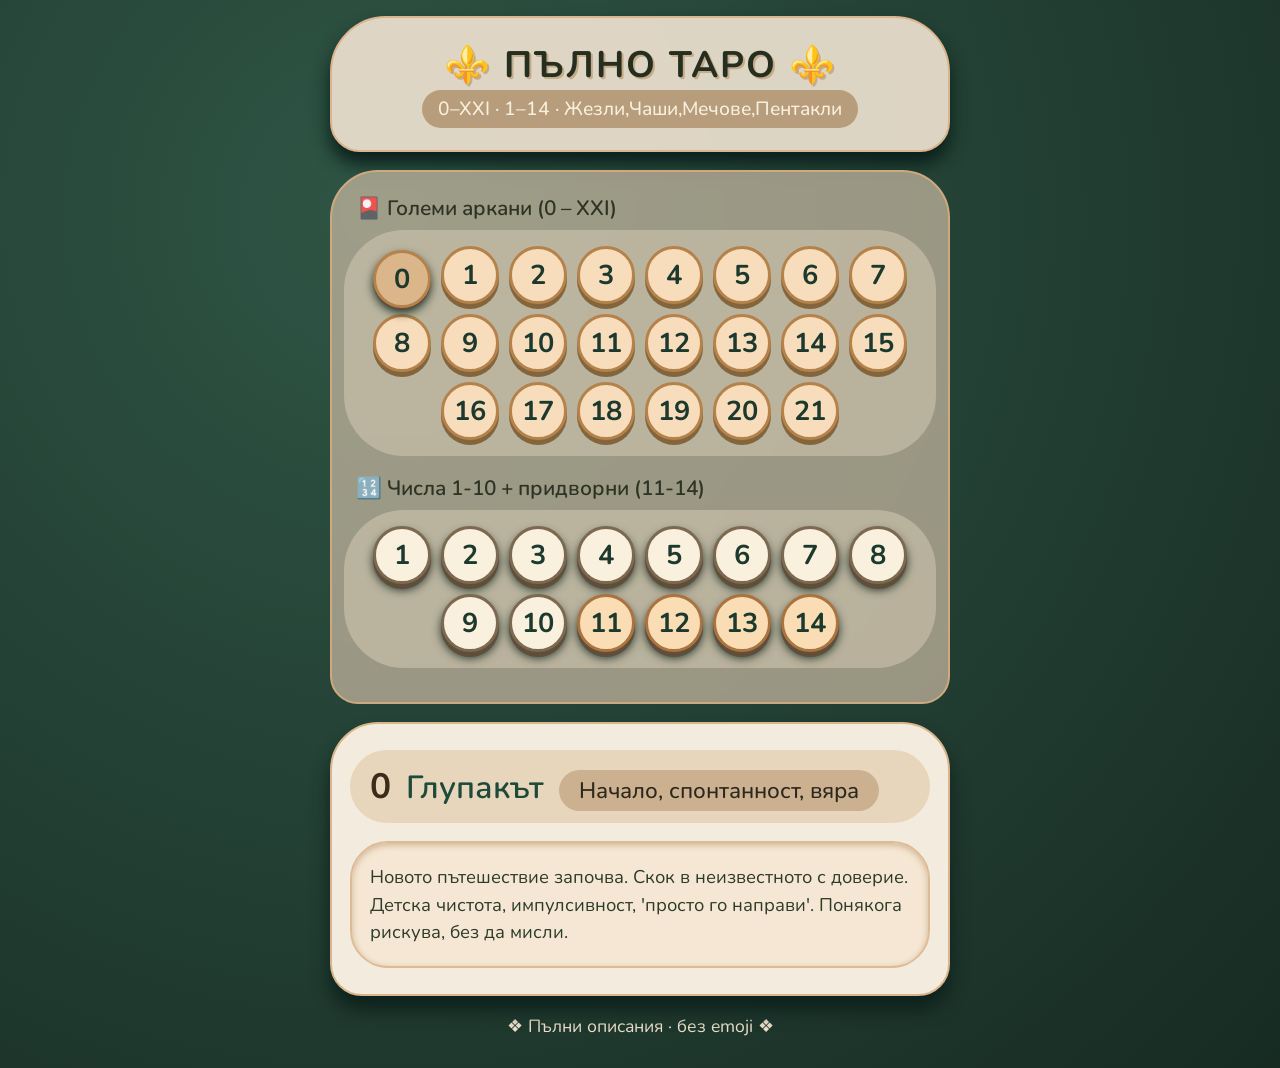
<file: index.html>
<!DOCTYPE html>
<html lang="bg">
<head>
    <meta charset="UTF-8">
    <meta name="viewport" content="width=device-width, initial-scale=1.0, maximum-scale=1.0, user-scalable=yes">
    <title>🔮 Пълно Таро · разширена информация</title>
    <!-- Google Fonts: Nunito (основен шрифт) -->
    <link rel="preconnect" href="https://fonts.googleapis.com">
    <link rel="preconnect" href="https://fonts.gstatic.com" crossorigin>
    <link href="https://fonts.googleapis.com/css2?family=Nunito:ital,wght@0,400;0,500;0,600;0,700;1,400;1,600&display=swap" rel="stylesheet">
    <style>
        * {
            margin: 0;
            padding: 0;
            box-sizing: border-box;
        }

        body {
            background: #1a2f28;
            background: radial-gradient(circle at 30% 20%, #2f5545, #172b23);
            font-family: 'Nunito', sans-serif;
            display: flex;
            justify-content: center;
            padding: 16px 10px 30px 10px;
            min-height: 100vh;
        }

        .container {
            max-width: 620px;
            width: 100%;
            display: flex;
            flex-direction: column;
            gap: 18px;
        }

        .header {
            background: #ece0cfed;
            backdrop-filter: blur(4px);
            border-radius: 56px 56px 30px 30px;
            padding: 22px 16px;
            text-align: center;
            border: 2px solid #dab58c;
            box-shadow: 0 12px 18px #0a1f1b;
        }

        .header h1 {
            font-size: 2.3rem;
            color: #262f1f;
            text-shadow: 2px 2px 0 #c4ab89;
            letter-spacing: 2px;
            font-weight: 700;
        }

        .header .sub {
            background: #b79d7c;
            border-radius: 36px;
            padding: 6px 16px;
            color: #f8f0dc;
            font-size: 1.2rem;
            display: inline-block;
            font-weight: 500;
        }

        /* обща лента с бутоните – разделена на две части за прегледност */
        .buttons-section {
            background: #cfbea7b0;
            backdrop-filter: blur(3px);
            border-radius: 48px 48px 28px 28px;
            padding: 22px 12px 16px 12px;
            border: 2px solid #cfa97e;
        }

        .button-group-label {
            font-size: 1.3rem;
            font-weight: 600;
            color: #2e3323;
            padding-left: 12px;
            margin-bottom: 8px;
        }

        .button-grid {
            display: flex;
            flex-wrap: wrap;
            justify-content: center;
            gap: 10px;
            margin-bottom: 18px;
            background: #e9d9c466;
            border-radius: 60px;
            padding: 16px 8px;
        }

        .num-btn {
            width: 58px;
            height: 58px;
            border-radius: 40px;
            background: #faf0de;
            border: 3px solid #7d6850;
            box-shadow: 0 5px 0 #5f4f3a, 0 6px 10px #23362e;
            font-size: 1.7rem;
            font-weight: 700;
            color: #1d392e;
            cursor: pointer;
            transition: 0.08s;
            display: flex;
            align-items: center;
            justify-content: center;
            font-family: 'Nunito', sans-serif;
            flex-shrink: 0;
        }

        .num-btn.major { background: #f7ddbb; border-color: #b4824a; box-shadow: 0 5px 0 #83653d; }
        .num-btn.special { background: #fbddb5; border-color: #aa733f; } /* 11-14 */

        .num-btn.active {
            background: #dbb68a;
            transform: translateY(4px);
            box-shadow: 0 2px 0 #5f4f3a, 0 5px 10px #1e332b;
        }

        /* информационен панел */
        .info-panel {
            background: #fcf3e5f5;
            backdrop-filter: blur(4px);
            border-radius: 48px 48px 32px 32px;
            padding: 26px 18px;
            border: 2px solid #dab58c;
            box-shadow: 0 14px 18px #0d221d;
        }

        .card-header {
            display: flex;
            align-items: baseline;
            flex-wrap: wrap;
            column-gap: 15px;
            row-gap: 8px;
            margin-bottom: 18px;
            background: #e7d6bc;
            padding: 12px 20px;
            border-radius: 40px;
        }

        .card-number {
            font-size: 2.2rem;
            font-weight: 700;
            color: #3b2c1a;
        }

        .card-name {
            font-size: 2.0rem;
            color: #1e4a3a;
            font-weight: 600;
        }

        .keyword {
            background: #ccb191;
            border-radius: 30px;
            padding: 5px 20px;
            font-size: 1.4rem;
            color: #2d281d;
            font-weight: 500;
        }

        .meaning-box {
            background: #f5e7d3;
            border-radius: 38px;
            padding: 20px 18px;
            border: 2px solid #ddbc95;
            font-size: 1.15rem;
            line-height: 1.5;
            color: #2d3b2a;
            box-shadow: inset 0 2px 6px #cfb392;
            font-weight: 400;
        }

        .sub-cards {
            margin-top: 24px;
        }

        .sub-title {
            font-size: 1.6rem;
            background: #b29878;
            border-radius: 40px;
            padding: 6px 20px;
            color: #fef5e3;
            display: inline-block;
            margin-bottom: 14px;
            font-weight: 600;
        }

        .minor-grid {
            display: flex;
            flex-direction: column;
            gap: 14px;
        }

        .minor-item {
            background: #f7ead7;
            border-radius: 28px 28px 20px 20px;
            padding: 14px 18px;
            border: 1px solid #dbbc99;
            box-shadow: 0 4px 0 #947e62;
        }

        .minor-head {
            display: flex;
            align-items: baseline;
            gap: 12px;
            flex-wrap: wrap;
            margin-bottom: 8px;
        }

        .minor-element {
            font-size: 1.5rem;
            font-weight: 600;
            color: #4d3a28;
        }

        .minor-name {
            font-size: 1.8rem;
            font-weight: 600;
        }

        .minor-desc {
            font-size: 1.05rem;
            background: #fcf2df;
            border-radius: 24px;
            padding: 12px 16px;
            border: 1px solid #e1c5a2;
            font-weight: 400;
            line-height: 1.5;
        }

        .wands .minor-name { color: #b6491a; }
        .cups .minor-name { color: #146b7c; }
        .swords .minor-name { color: #7a533a; }
        .pentacles .minor-name { color: #287a48; }

        .footer {
            color: #eddfcb;
            text-align: center;
            font-size: 1.1rem;
            font-weight: 400;
        }

        /* разширени описания – допълнителна подредба */
        .extra-desc {
            margin-top: 10px;
            padding-top: 8px;
            border-top: 1px dashed #b3926e;
            font-size: 1.05rem;
        }
        .extra-desc strong {
            color: #3b5c48;
        }

        @media (max-width: 480px) {
            .num-btn { width: 48px; height: 48px; font-size: 1.4rem; }
            .card-name { font-size: 1.6rem; }
        }
    </style>
</head>
<body>
<div class="container">
    <div class="header">
        <h1>⚜️ ПЪЛНО ТАРО ⚜️</h1>
        <div class="sub">0–XXI · 1–14 · Жезли,Чаши,Мечове,Пентакли</div>
    </div>

    <!-- БУТОНИ: две групи за по-лесна ориентация -->
    <div class="buttons-section">
        <div class="button-group-label">🎴 Големи аркани (0 – XXI)</div>
        <div class="button-grid" id="majorGrid"></div>
        <div class="button-group-label">🔢 Числа 1-10 + придворни (11-14)</div>
        <div class="button-grid" id="minorGrid"></div>
    </div>

    <!-- Показване на информацията -->
    <div class="info-panel" id="infoPanel">
        <div style="padding: 30px; text-align: center; color: #766045; font-family: 'Nunito', sans-serif;">избери карта от бутоните</div>
    </div>
    <div class="footer">❖ Пълни описания · без emoji ❖</div>
</div>

<script>
    (function() {
        // ---------- ГОЛЕМИ АРКАНИ (0-21) с разширено значение ----------
        const majorData = {
            0: { name: "Глупакът", keyword: "Начало, спонтанност, вяра", 
                 meaning: "Новото пътешествие започва. Скок в неизвестното с доверие. Детска чистота, импулсивност, 'просто го направи'. Понякога рискува, без да мисли." },
            1: { name: "Магьосникът", keyword: "Воля, умение, манифестация", 
                 meaning: "Имаш всички инструменти, от които се нуждаеш. Фокус, концентрация, действие. Твоята воля превръща идеите в реалност. Време е да действаш!" },
            2: { name: "Върховната жрица", keyword: "Интуиция, тайна, вътрешен глас", 
                 meaning: "Мълчание, слушане на вътрешния глас. Тайните, които все още не са разкрити. Довери се на сънищата и интуицията си. Не всичко може да се обясни с думи." },
            3: { name: "Императрицата", keyword: "Изобилие, майчинство, природа", 
                 meaning: "Творчество, плодородие, разцъфтяване. Природата дава своите плодове. Грижа, красота, сетивни удоволствия. Бременност (буквална или метафорична)." },
            4: { name: "Императорът", keyword: "Власт, структура, ред", 
                 meaning: "Граници, правила, стабилност. Бащата, който слага ред. Изграждане на основи, защита на територията. Логика и контрол." },
            5: { name: "Йерофантът", keyword: "Традиция, духовен учител, принадлежност", 
                 meaning: "Следване на правилата, принадлежност към група. Брак, институции, религия. Търсене на мъдрост от традицията или духовен наставник." },
            6: { name: "Влюбените", keyword: "Избор, връзка, сърдечен път", 
                 meaning: "Труден избор, често между сърцето и ума. Връзка, която ни учи на нещо важно. Хармония, но и изпитание – какво наистина избираш?" },
            7: { name: "Колесницата", keyword: "Победа, воля, контрол", 
                 meaning: "Триумф след усилие. Управление на противоположни сили. Трябва да държиш здраво юздите, за да не се разпилееш. Успех чрез дисциплина." },
            8: { name: "Силата", keyword: "Вътрешна сила, смелост, търпение", 
                 meaning: "Не физическа, а духовна сила. Опитомяване на вътрешните демони с любов и търпение. Смелост да бъдеш нежен в трудна ситуация." },
            9: { name: "Отшелникът", keyword: "Самота, търсене, вътрешен светилник", 
                 meaning: "Нужда от уединение, за да намериш себе си. Вглъбяване, търсене на истината. Светлина в тъмнината – време за размисъл преди следващата стъпка." },
            10: { name: "Колелото на съдбата", keyword: "Промяна, цикъл, съдба", 
                  meaning: "Животът се върти. Каквото е било горе, слиза долу. Неочакван обрат, съдбовна среща. Приемане, че не всичко зависи от нас." },
            11: { name: "Справедливост", keyword: "Истина, баланс, последствия", 
                  meaning: "Причина и следствие. Каквото посееш, ще пожънеш. Вземане на отговорно решение. Кармична равносметка. Понякога – съдебно дело." },
            12: { name: "Обесеният", keyword: "Предаване, нова гледна точка, изчакване", 
                  meaning: "Спрял си, за да видиш света от друг ъгъл. Доброволно спиране, жертва, за да получиш прозрение. 'Не мога да продължа по старому.'" },
            13: { name: "Смърт", keyword: "Край, трансформация, освобождаване", 
                  meaning: "Не е буквална смърт! Край на стар цикъл, за да започне нов. Нещо трябва да умре в нас, за да се роди отново. Освобождаване от старото." },
            14: { name: "Умереност", keyword: "Баланс, търпение, хармония", 
                  meaning: "Златната среда. Изкуството да смесваш противоположностите. Време за лечение, за бавене, за хармония. Нито твърде много, нито твърде малко." },
            15: { name: "Дяволът", keyword: "Привързаност, зависимост, материалното", 
                  meaning: "Попадаш в капана на илюзията. Материални желания, зависимости, страхове, които те държат в плен. Важно е да разпознаеш веригите, за да се освободиш." },
            16: { name: "Кулата", keyword: "Внезапен срив, разрушаване, освобождение", 
                  meaning: "Всичко, което е било изградено на лъжлива основа, рухва. Болезнено, но необходимо. Истината прогърмява като гръм и освобождава. Ново начало след края." },
            17: { name: "Звездата", keyword: "Надежда, вдъхновение, изцеление", 
                  meaning: "След бурята идва мир. Вяра в бъдещето, оптимизъм, духовна светлина. Време за мечти, за изцеление на раните, за свързване с Вселената." },
            18: { name: "Луната", keyword: "Илюзия, страх, подсъзнание", 
                  meaning: "Нощта на душата. Несигурност, объркване, страхове изплуват от подсъзнанието. Не всичко е, както изглежда. Довери се на интуицията си в тъмното." },
            19: { name: "Слънцето", keyword: "Радост, успех, яснота", 
                  meaning: "Светлина след мрака. Топлина, щастие, жизненост. Детска радост, успех, признание. Всичко е наред – наслаждавай се на момента!" },
            20: { name: "Съд", keyword: "Пробуждане, прошка, призвание", 
                  meaning: "Чуваш вътрешния си зов. Време е да станеш, да се събудиш за истинската си същност. Край на стар цикъл, прошка, възкресение." },
            21: { name: "Светът", keyword: "Завършване, цялостност, хармония", 
                  meaning: "Краят на пътешествието. Ти си завършил цикъла, постигнал си целта. Чувство за пълнота, единение със света. Успех, пътуване, нова степен на съзнание." }
        };

        // ---------- МАЛКИ АРКАНИ (1-14) с разширена информация ----------
        const minorData = {
            // ---- ЖЕЗЛИ (1-10) и придворни ----
            101: { suit: "wands", number: 1, name: "Асо Жезли", nick: "Искрата", 
                   desc: "Вдъхновение, нов старт, творчески импулс, страст, потенциал, енергия. Нова идея те удря като гръм – знаеш точно какво искаш. Действай веднага!" },
            102: { suit: "wands", number: 2, name: "Двойка Жезли", nick: "Гледната точка", 
                   desc: "Планиране, гледане напред, избор, смелост. Стигнал си до момент на избор – трябва да решиш накъде. Бъди смел – светът е голям." },
            103: { suit: "wands", number: 3, name: "Тройка Жезли", nick: "Първите плодове", 
                   desc: "Успех след усилие, разширяване, сътрудничество. Първите резултати от труда ти започват да се виждат. Продължавай в същата посока." },
            104: { suit: "wands", number: 4, name: "Четворка Жезли", nick: "Празникът", 
                   desc: "Празник, завръщане у дома, хармония, стабилност. Постигнал си цел и сега празнуваш. Сподели радостта с близките си." },
            105: { suit: "wands", number: 5, name: "Петица Жезли", nick: "Битката", 
                   desc: "Конкуренция, спорове, борба за надмощие. Конфликт на работното място или в семейството. Избери си битките – не всяка битка си струва." },
            106: { suit: "wands", number: 6, name: "Шестица Жезли", nick: "Победата", 
                   desc: "Победа, признание, успех, добри новини. Постигаш успех, който всички виждат. Приеми признанието с благодарност." },
            107: { suit: "wands", number: 7, name: "Седмица Жезли", nick: "Защитата", 
                   desc: "Защита на позициите, съпротива, смелост. Чувстваш се нападнат – трябва да защитиш това, което си построил. Не се предавай." },
            108: { suit: "wands", number: 8, name: "Осмица Жезли", nick: "Бързината", 
                   desc: "Бързо действие, движение напред, новини. Всичко започва да се случва едновременно и бързо. Хвани вълната!" },
            109: { suit: "wands", number: 9, name: "Деветка Жезли", nick: "Последната битка", 
                   desc: "Устойчивост, защита, последна битка. Почти си стигнал до края, но има още една битка. Дръж се – остава съвсем малко." },
            110: { suit: "wands", number: 10, name: "Десетка Жезли", nick: "Товарът", 
                   desc: "Тежест на отговорностите, бреме, поемане на прекалено много. Носиш прекалено много на гърба си. Време е да оставиш част от товара." },
            111: { suit: "wands", number: 11, name: "Паж Жезли", nick: "Изследователят", 
                   desc: "Енергичен, любопитен, стартиращ нов проект. Носи добри новини за работа или приключения. Бъди смел да пробваш нови неща." },
            112: { suit: "wands", number: 12, name: "Рицар Жезли", nick: "Бунтарят", 
                   desc: "Страстен, импулсивен, харизматичен. Препуска към целта с пълна скорост. Действай сега! Няма време за чакане." },
            113: { suit: "wands", number: 13, name: "Кралица Жезли", nick: "Вдъхновителката", 
                   desc: "Уверена, независима, топла, харизматична. Привлича хората с енергията си. Води със сърце, не само с ум." },
            114: { suit: "wands", number: 14, name: "Крал Жезли", nick: "Предприемачът", 
                   desc: "Лидер, визионер, вдъхновяващ другите. Взел е нещата в свои ръце. Поеми отговорност за живота си." },

            // ---- ЧАШИ (201-214) ----
            201: { suit: "cups", number: 1, name: "Асо Чаши", nick: "Любовта", 
                   desc: "Преливаща любов, ново чувство, духовна пълнота. Сърцето ти се отваря – готов си да обичаш. Отвори се за любов." },
            202: { suit: "cups", number: 2, name: "Двойка Чаши", nick: "Срещата", 
                   desc: "Взаимна любов, силна връзка, помирение. Срещаш човек, с когото има силна връзка. Прости и потърси прошка." },
            203: { suit: "cups", number: 3, name: "Тройка Чаши", nick: "Празникът", 
                   desc: "Празник, приятелство, радост. Празнуваш с приятели – рожден ден, сватба. Сподели радостта с приятели." },
            204: { suit: "cups", number: 4, name: "Четворка Чаши", nick: "Апатията", 
                   desc: "Апатия, преоценка, незабелязване на нови възможности. Чувстваш се отегчен, нищо не те радва. Отвори очи – точно пред теб има нещо ценно." },
            205: { suit: "cups", number: 5, name: "Петица Чаши", nick: "Загубата", 
                   desc: "Фокус върху загубата, съжаление, скръб. Загубил си нещо важно. Позволи си да скърбиш – после се обърни и виж какво е останало." },
            206: { suit: "cups", number: 6, name: "Шестица Чаши", nick: "Носталгията", 
                   desc: "Носталгия, спомени, щедрост. Срещаш човек от миналото. Помири се с миналото – то те е направило това, което си." },
            207: { suit: "cups", number: 7, name: "Седмица Чаши", nick: "Изборът", 
                   desc: "Илюзии, много възможности, объркване. Имаш много възможности и не знаеш коя да избереш. Стъпи на земята – не всичко е толкова розово." },
            208: { suit: "cups", number: 8, name: "Осмица Чаши", nick: "Напускането", 
                   desc: "Напускане на емоционална ситуация, търсене на повече. Напускаш връзка или ситуация, която не те удовлетворява. Понякога трябва да напуснеш, за да намериш себе си." },
            209: { suit: "cups", number: 9, name: "Деветка Чаши", nick: "Изпълненото желание", 
                   desc: "Изпълнено желание, доволство, удовлетворение. Получаваш това, което си искал. Наслади се на успеха." },
            210: { suit: "cups", number: 10, name: "Десетка Чаши", nick: "Щастието", 
                   desc: "Щастие, хармоничен семеен живот, пълнота. Семейно щастие – всички са здрави и заедно. Цени семейството и близките си." },
            211: { suit: "cups", number: 11, name: "Паж Чаши", nick: "Мечтателят", 
                   desc: "Чувствителен, творчески, идеалистичен. Носи послание на любов. Отвори сърцето си за нови емоции." },
            212: { suit: "cups", number: 12, name: "Рицар Чаши", nick: "Романтикът", 
                   desc: "Очарователен, идеалистичен, търси любовта. Носи предложение. Направи го – кажи какво чувстваш." },
            213: { suit: "cups", number: 13, name: "Кралица Чаши", nick: "Интуитивната", 
                   desc: "Емпатична, грижовна, дълбока. Слуша сърцето си. Довери се на интуицията – тя е твоят компас." },
            214: { suit: "cups", number: 14, name: "Крал Чаши", nick: "Съветникът", 
                   desc: "Спокоен, мъдър, контролира емоциите. Дипломат. Спри и слушай преди да говориш. Владей емоциите си." },

            // ---- МЕЧОВЕ (301-314) ----
            301: { suit: "swords", number: 1, name: "Асо Мечове", nick: "Истината", 
                   desc: "Пробив, яснота, нова идея, истина. Внезапно прозрение – разбираш нещо важно. Търси истината, дори да боли." },
            302: { suit: "swords", number: 2, name: "Двойка Мечове", nick: "Слепотата", 
                   desc: "Труден избор, блокирани емоции. Пред труден избор си и не знаеш накъде. Свали превръзката от очите си." },
            303: { suit: "swords", number: 3, name: "Тройка Мечове", nick: "Болката", 
                   desc: "Разбито сърце, болка, скръб, разочарование. Сърцето ти е разбито. Позволи си да скърбиш." },
            304: { suit: "swords", number: 4, name: "Четворка Мечове", nick: "Почивката", 
                   desc: "Почивка, уединение, възстановяване. Принуден си да спреш. Оттегли се, за да събереш сили." },
            305: { suit: "swords", number: 5, name: "Петица Мечове", nick: "Унижението", 
                   desc: "Победа с цената на всичко, унижение. Спечелил си спор, но си загубил приятел. Избери мир пред правота." },
            306: { suit: "swords", number: 6, name: "Шестица Мечове", nick: "Преходът", 
                   desc: "Преход към по-добро, тръгване от трудна ситуация. Напускаш трудна ситуация и тръгваш към по-добро. Тръгни – дори да не виждаш точно къде." },
            307: { suit: "swords", number: 7, name: "Седмица Мечове", nick: "Хитростта", 
                   desc: "Хитрост, стратегия, бягство от отговорност. Трябва да използваш хитрост, за да излезеш от ситуация. Понякога трябва да бъдеш хитър, за да оцелееш." },
            308: { suit: "swords", number: 8, name: "Осмица Мечове", nick: "Затворът", 
                   desc: "Ограничения, чувство на безизходица, страх. Чувстваш се в капан, без изход. Ограниченията са предимно в ума ти." },
            309: { suit: "swords", number: 9, name: "Деветка Мечове", nick: "Кошмарът", 
                   desc: "Безсъние, тревоги, кошмари, самота. Не можеш да спиш – мислите те измъчват. Потърси помощ – не трябва да страдаш сам." },
            310: { suit: "swords", number: 10, name: "Десетка Мечове", nick: "Краят", 
                   desc: "Краен предел, предателство, болезнен завършек. Стигнал си до дъното. Когато си на дъното, има само една посока – нагоре." },
            311: { suit: "swords", number: 11, name: "Паж Мечове", nick: "Наблюдателят", 
                   desc: "Любознателен, събирач на информация, клюкар. Задава въпроси, рови, проверява. Провери фактите, преди да вярваш." },
            312: { suit: "swords", number: 12, name: "Рицар Мечове", nick: "Войнът", 
                   desc: "Решителен, прям, безмилостен в спора. Разкрива истина, която е била скрита. Действай бързо и решително." },
            313: { suit: "swords", number: 13, name: "Кралица Мечове", nick: "Интелектуалката", 
                   desc: "Остра, независима, самодостатъчна. Разчита само на себе си. Постави граници – те са твоята защита." },
            314: { suit: "swords", number: 14, name: "Крал Мечове", nick: "Съдията", 
                   desc: "Рационален, авторитетен, безпристрастен. Въплъщение на закона и реда. Бъди обективен – емоциите не помагат тук." },

            // ---- ПЕНТАКЛИ (401-414) ----
            401: { suit: "pentacles", number: 1, name: "Асо Пентакли", nick: "Подаръкът", 
                   desc: "Нова финансова възможност, просперитет, подарък. Получаваш пари – заплата, подарък, наследство. Приеми изобилието с благодарност." },
            402: { suit: "pentacles", number: 2, name: "Двойка Пентакли", nick: "Жонгльорът", 
                   desc: "Жонглиране с ресурси, баланс между задължения. Опитваш се да свържеш двата края. Научи се да жонглираш – това е умение." },
            403: { suit: "pentacles", number: 3, name: "Тройка Пентакли", nick: "Майсторът", 
                   desc: "Екипна работа, учене на занаят, майсторство. Работиш в екип за обща кауза. Учи от майсторите." },
            404: { suit: "pentacles", number: 4, name: "Четворка Пентакли", nick: "Скъперникът", 
                   desc: "Пестеливост, притежание, задържане. Държиш здраво парите си – страх да не ги загубиш. Парите са за харчене, не за трупане." },
            405: { suit: "pentacles", number: 5, name: "Петица Пентакли", nick: "Бедността", 
                   desc: "Материални трудности, чувство на изолация. Нямаш достатъчно пари. Потърси помощ – има хора, които ще ти подадат ръка." },
            406: { suit: "pentacles", number: 6, name: "Шестица Пентакли", nick: "Щедростта", 
                   desc: "Благотворителност, даване и получаване. Получаваш помощ, когато имаш нужда. Давай, когато имаш – вселената ще ти върне." },
            407: { suit: "pentacles", number: 7, name: "Седмица Пентакли", nick: "Търпението", 
                   desc: "Търпение, инвестиция, чакане на растеж. Инвестирал си време и усилия и сега чакаш резултати. Търпение – реколтата идва." },
            408: { suit: "pentacles", number: 8, name: "Осмица Пентакли", nick: "Усърдието", 
                   desc: "Усърдна работа, учене, посвещение на занаята. Работиш усърдно върху занаята си. Майсторството идва с практика." },
            409: { suit: "pentacles", number: 9, name: "Деветка Пентакли", nick: "Независимостта", 
                   desc: "Финансова независимост, самодостатъчност, лукс. Постигнал си финансова независимост. Наслаждавай се на плодовете на труда си." },
            410: { suit: "pentacles", number: 10, name: "Десетка Пентакли", nick: "Наследството", 
                   desc: "Богатство, наследство, семеен успех. Получаваш наследство. Цени семейството и корените си." },
            411: { suit: "pentacles", number: 11, name: "Паж Пентакли", nick: "Ученикът", 
                   desc: "Прилежен, практичен, фокусиран върху ученето. Начало на финансова възможност. Учи търпеливо – майсторството идва с времето." },
            412: { suit: "pentacles", number: 12, name: "Рицар Пентакли", nick: "Работливецът", 
                   desc: "Бавен, стабилен, отговорен, търпелив. Работи методично за целта си. Търпението е твоят най-голям актив." },
            413: { suit: "pentacles", number: 13, name: "Кралица Пентакли", nick: "Природната", 
                   desc: "Заземена, практична, грижовна. Свързана с дома, градината, готвенето. Грижи се за дома си – той е твоето убежище." },
            414: { suit: "pentacles", number: 14, name: "Крал Пентакли", nick: "Бизнесменът", 
                   desc: "Стабилен, богат, осигурен, практичен. Управлява ресурсите си отлично. Управлявай ресурсите си мъдро." }
        };

        // ----- ИНИЦИАЛИЗАЦИЯ НА БУТОНИТЕ -----
        const majorGrid = document.getElementById('majorGrid');
        const minorGrid = document.getElementById('minorGrid');
        const infoPanel = document.getElementById('infoPanel');

        // Големи аркани 0-21
        for (let i = 0; i <= 21; i++) {
            const btn = document.createElement('button');
            btn.className = 'num-btn major';
            btn.setAttribute('data-num', i);
            btn.textContent = i === 0 ? '0' : i;
            btn.addEventListener('click', function() {
                setActive(btn);
                showMajor(i);
            });
            majorGrid.appendChild(btn);
        }

        // Малки аркани 1-14 (всяка боя има по 14 карти, но ще показваме примерни)
        // За по-лесно: създаваме бутони 1-14, но при клик показваме данни за съответната боя? 
        // В нашия случай ще покажем всички 14 за една боя? Нека направим нещо по-хитро:
        // Тъй като имаме 4 бои × 14 = 56 карти, няма как да ги поберем в 14 бутона.
        // Затова създаваме 14 бутона и показваме за избраното число всички карти от този номер (Асо,2,3..10,Паж,Рицар,Кралица,Крал) 
        // Но това би било твърде много. Вместо това ще покажем само една примерна карта – нека изберем Жезли за демо.
        // Тъй като имаме данни за всички, ще направим така: при клик на число 1 показваме Асо Жезли, Асо Чаши, Асо Мечове, Асо Пентакли.
        // Това е най-логичното – всички карти със същото число от четирите бои.

        // Създаваме бутони 1-14
        for (let i = 1; i <= 14; i++) {
            const btn = document.createElement('button');
            btn.className = 'num-btn';
            if (i >= 11) btn.classList.add('special');
            btn.setAttribute('data-num', i);
            btn.textContent = i;
            btn.addEventListener('click', function() {
                setActive(btn);
                showAllSuitsForNumber(i);
            });
            minorGrid.appendChild(btn);
        }

        function setActive(clickedBtn) {
            document.querySelectorAll('.num-btn').forEach(b => b.classList.remove('active'));
            clickedBtn.classList.add('active');
        }

        // ----- ПОКАЗВАНЕ НА ГОЛЯМА АРКАНА -----
        function showMajor(index) {
            const card = majorData[index];
            if (!card) return;
            const html = `
                <div class="card-header">
                    <span class="card-number">${index === 0 ? '0' : index}</span>
                    <span class="card-name">${card.name}</span>
                    <span class="keyword">${card.keyword}</span>
                </div>
                <div class="meaning-box">${card.meaning}</div>
            `;
            infoPanel.innerHTML = html;
        }

        // ----- ПОКАЗВАНЕ НА ЧЕТИТЕ КАРТИ ЗА ДАДЕНО ЧИСЛО (1-14) -----
        function showAllSuitsForNumber(num) {
            // Събираме всички карти с този номер от четирите бои
            const cards = [];
            for (let key in minorData) {
                if (minorData[key].number == num) {
                    cards.push(minorData[key]);
                }
            }
            // Подреждаме ги по боя (wands, cups, swords, pentacles)
            cards.sort((a,b) => {
                const order = { wands:1, cups:2, swords:3, pentacles:4 };
                return order[a.suit] - order[b.suit];
            });

            if (cards.length === 0) {
                infoPanel.innerHTML = `<div style="padding:20px;text-align:center;">Няма данни за число ${num}</div>`;
                return;
            }

            let html = `
                <div class="card-header">
                    <span class="card-number">${num}</span>
                    <span class="keyword">${num==1?'Асо':num==11?'Паж':num==12?'Рицар':num==13?'Кралица':num==14?'Крал':num+' число'}</span>
                </div>
                <div class="sub-cards">
                    <div class="sub-title">⚡ Четирите бои</div>
                    <div class="minor-grid">
            `;

            cards.forEach(card => {
                let suitName = '';
                if (card.suit === 'wands') suitName = 'Жезли (Огън)';
                else if (card.suit === 'cups') suitName = 'Чаши (Вода)';
                else if (card.suit === 'swords') suitName = 'Мечове (Въздух)';
                else if (card.suit === 'pentacles') suitName = 'Пентакли (Земя)';

                html += `
                    <div class="minor-item ${card.suit}">
                        <div class="minor-head">
                            <span class="minor-element">${suitName}</span>
                            <span class="minor-name">${card.name}</span>
                            <span style="background:#dac09a; border-radius:30px; padding:2px 10px;">${card.nick}</span>
                        </div>
                        <div class="minor-desc">${card.desc}</div>
                    </div>
                `;
            });

            html += `</div></div>`;
            infoPanel.innerHTML = html;
        }

        // Покажи Глупака при старт
        setTimeout(() => {
            const defaultBtn = document.querySelector('.num-btn.major[data-num="0"]');
            if (defaultBtn) {
                defaultBtn.classList.add('active');
                showMajor(0);
            } else {
                showMajor(0);
            }
        }, 50);
    })();
</script>
</body>
</html>
</file>
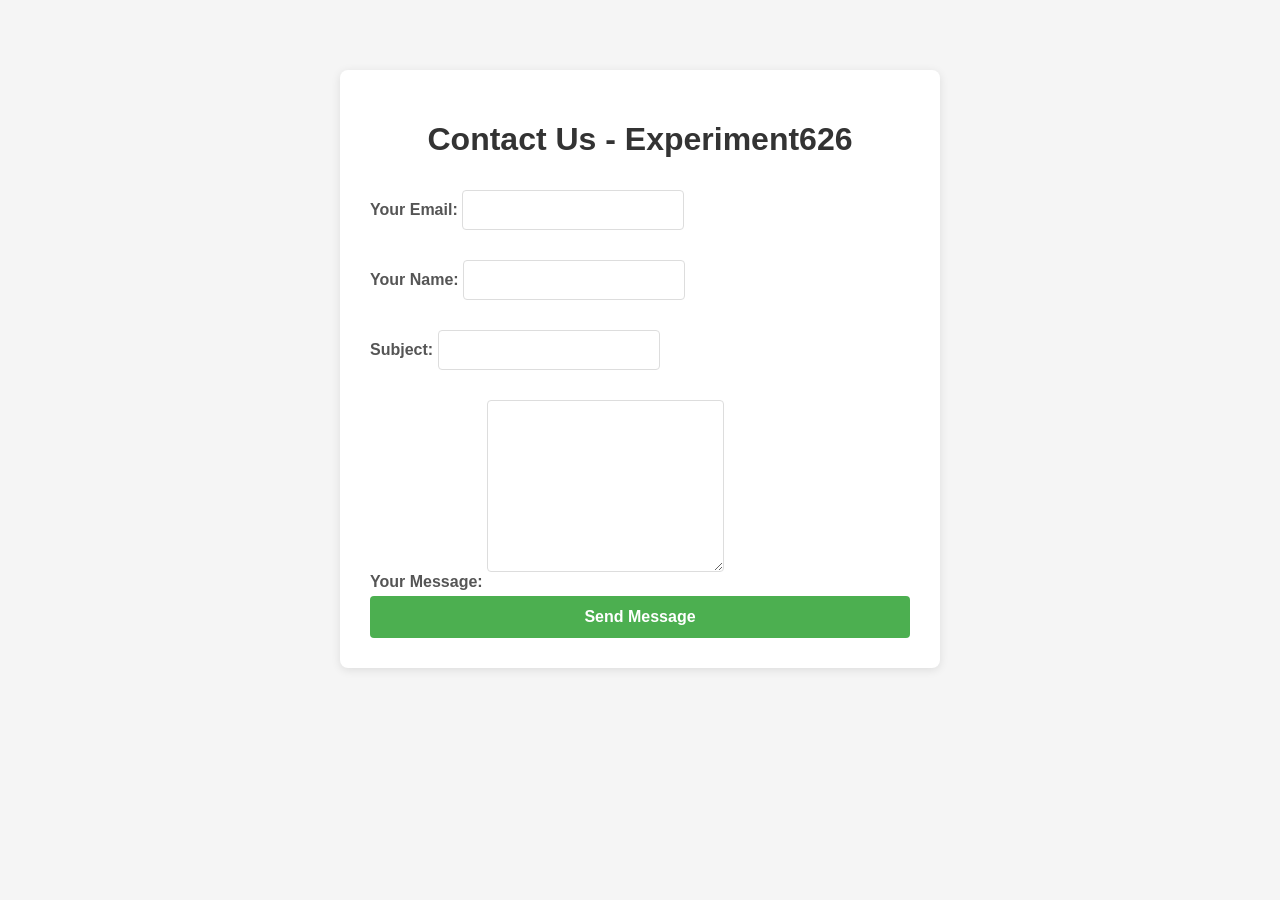
<file: Form/index.html>
<!DOCTYPE html>
<html lang="en">
<head>
    <meta charset="UTF-8">
    <meta name="viewport" content="width=device-width, initial-scale=1.0">
    <title>Experiment626 - Contact Form</title>
    <style>
        body {
            font-family: Arial, sans-serif;
            max-width: 600px;
            margin: 50px auto;
            padding: 20px;
            background-color: #f5f5f5;
        }
        .container {
            background: white;
            padding: 30px;
            border-radius: 8px;
            box-shadow: 0 2px 10px rgba(0,0,0,0.1);
        }
        h1 {
            color: #333;
            text-align: center;
        }
        form {
            display: flex;
            flex-direction: column;
        }
        label {
            margin: 10px 0 5px;
            color: #555;
            font-weight: bold;
        }
        input, textarea {
            padding: 10px;
            margin-bottom: 15px;
            border: 1px solid #ddd;
            border-radius: 4px;
            font-size: 16px;
        }
        textarea {
            height: 150px;
            resize: vertical;
        }
        button {
            background-color: #4CAF50;
            color: white;
            padding: 12px 20px;
            border: none;
            border-radius: 4px;
            cursor: pointer;
            font-size: 16px;
            font-weight: bold;
        }
        button:hover {
            background-color: #45a049;
        }
        .success-message {
            color: #4CAF50;
            text-align: center;
            margin-top: 20px;
            display: none;
        }
    </style>
</head>
<body>
    <div class="container">
        <h1>Contact Us - Experiment626</h1>
        
        <!-- Form with Formspree endpoint -->
        <form
            action="https://formspree.io/f/mpqjgeve"
            method="POST"
            id="contact-form"
        >
            <label>
                Your Email:
                <input type="email" name="email" required>
            </label>
            
            <label>
                Your Name:
                <input type="text" name="name" required>
            </label>
            
            <label>
                Subject:
                <input type="text" name="subject">
            </label>
            
            <label>
                Your Message:
                <textarea name="message" required></textarea>
            </label>
            
            <!-- Optional: Add redirect after submission -->
            <input type="hidden" name="_redirect" value="https://comnsense.github.io/Experiment626/thanks.html">
            
            <!-- Optional: Add custom reply-to -->
            <input type="hidden" name="_replyto" value="email">
            
            <button type="submit">Send Message</button>
        </form>
        
        <div class="success-message" id="success-message">
            Thank you! Your message has been sent successfully.
        </div>
    </div>

    <script>
        // Optional: Handle form submission with JavaScript
        document.getElementById('contact-form').addEventListener('submit', function(e) {
            e.preventDefault();
            const form = e.target;
            
            fetch(form.action, {
                method: form.method,
                body: new FormData(form),
                headers: {
                    'Accept': 'application/json'
                }
            }).then(response => {
                if (response.ok) {
                    form.style.display = 'none';
                    document.getElementById('success-message').style.display = 'block';
                } else {
                    alert('Oops! There was a problem submitting your form');
                }
            }).catch(error => {
                alert('Oops! There was a problem submitting your form');
            });
        });
    </script>
</body>
</html>
</file>
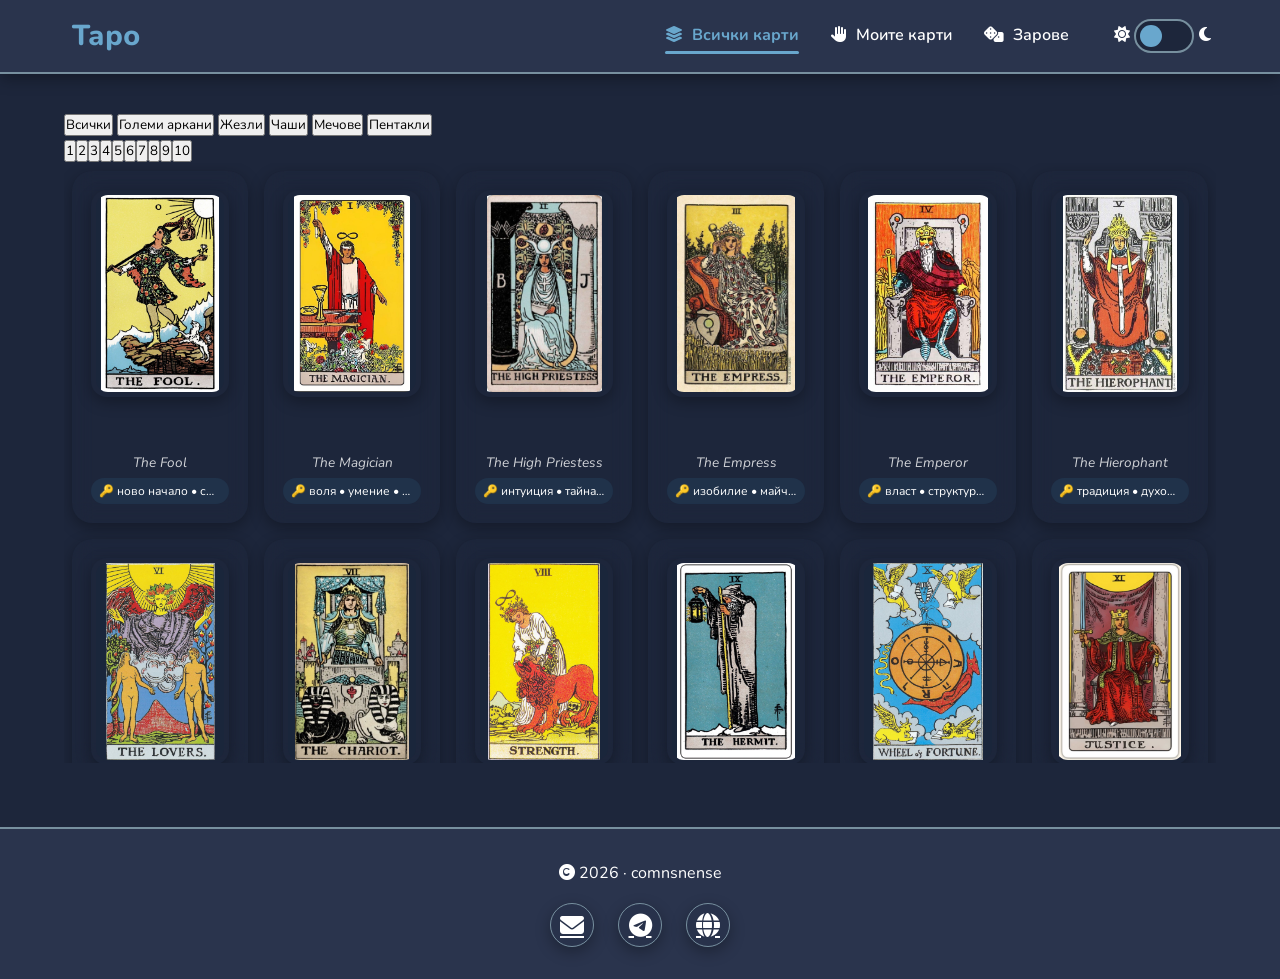
<file: tarot-project/index.html>
<!DOCTYPE html>
<html lang="bg">
<head>
    <meta charset="UTF-8">
    <meta name="viewport" content="width=device-width, initial-scale=1.0, maximum-scale=1.0, user-scalable=yes">
    <meta name="theme-color" content="#1D263B">
    <meta name="author" content="comnsnense">
    <meta name="copyright" content="comnsnense 2026">
    <title>🔮 Таро · Всички карти</title>
    <link rel="stylesheet" href="https://cdnjs.cloudflare.com/ajax/libs/font-awesome/6.5.1/css/all.min.css">
    <link rel="preconnect" href="https://fonts.googleapis.com">
    <link rel="preconnect" href="https://fonts.gstatic.com" crossorigin>
    <link href="https://fonts.googleapis.com/css2?family=Nunito:ital,wght@0,400;0,500;0,600;0,700;1,400;1,600&display=swap" rel="stylesheet">
    <link rel="stylesheet" href="css/style.css">
    <style>
        /* Оптимизирани стилове за изображения */
        .card-image-container {
            width: 100%;
            aspect-ratio: 2 / 3;
            display: flex;
            align-items: center;
            justify-content: center;
            background: linear-gradient(145deg, var(--bg-card), var(--bg-card-solid));
            border-radius: 16px;
            margin-bottom: 0.8rem;
            border: 2px solid var(--glass-border);
            box-shadow: var(--shadow);
            overflow: hidden;
            padding: 0.3rem;
            transition: all 0.3s ease;
        }
        
        .card-image {
            width: 100%;
            height: 100%;
            object-fit: contain;
            display: block;
            border-radius: 12px;
            transition: transform 0.3s ease, filter 0.3s ease;
            background-color: var(--bg-card);
            will-change: transform;
        }
        
        .card-image[loading="lazy"] {
            background-image: url('[data-uri]');
            background-size: cover;
        }
        
        .card-item {
            cursor: pointer;
            transition: all 0.3s ease;
            background: var(--bg-card-solid);
            backdrop-filter: blur(10px);
            border: 1px solid var(--glass-border);
            border-radius: 20px;
            padding: 1.2rem;
            box-shadow: var(--shadow);
            display: flex;
            flex-direction: column;
            will-change: transform;
        }
        
        .card-item:hover {
            transform: translateY(-8px) scale(1.02);
            box-shadow: var(--shadow-glow);
            border-color: var(--accent);
        }
        
        .card-item:hover .card-image {
            transform: scale(1.05);
            filter: brightness(1.1);
        }
        
        .card-item .card-name {
            font-size: 1.1rem;
            text-align: center;
            margin-top: 0.5rem;
            font-weight: 600;
            background: linear-gradient(135deg, var(--accent), var(--accent-secondary));
            -webkit-background-clip: text;
            -webkit-text-fill-color: transparent;
            background-clip: text;
        }
        
        .card-item .card-english-name {
            font-size: 0.85rem;
            text-align: center;
            color: var(--text-secondary);
            margin-top: 0.2rem;
            font-style: italic;
            opacity: 0.8;
        }
        
        .card-item .card-keywords-preview {
            font-size: 0.75rem;
            color: var(--text-secondary);
            text-align: center;
            margin-top: 0.3rem;
            padding: 0.2rem 0.5rem;
            background: var(--skill-bg);
            border-radius: 20px;
            display: inline-block;
            max-width: 100%;
            white-space: nowrap;
            overflow: hidden;
            text-overflow: ellipsis;
            border: 1px solid var(--glass-border);
        }
        
        /* Popup стилове */
        .popup-overlay {
            position: fixed;
            top: 0;
            left: 0;
            width: 100%;
            height: 100%;
            background: rgba(0, 0, 0, 0.8);
            backdrop-filter: blur(20px);
            z-index: 2000;
            display: flex;
            align-items: center;
            justify-content: center;
            opacity: 0;
            visibility: hidden;
            transition: opacity 0.3s ease, visibility 0.3s ease;
        }
        
        .popup-overlay.active {
            opacity: 1;
            visibility: visible;
        }
        
        .popup-content {
            background: var(--bg-card-solid);
            border: 1px solid var(--glass-border);
            border-radius: 40px;
            padding: 2rem;
            max-width: 500px;
            width: 90%;
            max-height: 90vh;
            overflow-y: auto;
            position: relative;
            box-shadow: var(--shadow);
            transform: scale(0.9);
            transition: transform 0.4s cubic-bezier(0.175, 0.885, 0.32, 1.275);
            backdrop-filter: blur(30px);
        }
        
        .popup-overlay.active .popup-content {
            transform: scale(1);
        }
        
        .popup-close {
            position: absolute;
            top: 1rem;
            right: 1rem;
            background: var(--bg-card);
            border: 1px solid var(--glass-border);
            color: var(--text-primary);
            font-size: 1.2rem;
            cursor: pointer;
            width: 40px;
            height: 40px;
            border-radius: 50%;
            display: flex;
            align-items: center;
            justify-content: center;
            transition: all 0.3s;
            backdrop-filter: blur(10px);
            z-index: 10;
        }
        
        .popup-close:hover {
            background: var(--danger);
            color: white;
            transform: rotate(90deg);
            border-color: var(--danger);
        }
        
        .popup-card-image-container {
            width: 100%;
            height: 250px;
            display: flex;
            align-items: center;
            justify-content: center;
            margin-bottom: 1.5rem;
            border-radius: 20px;
            overflow: hidden;
            background: var(--bg-card);
            border: 2px solid var(--glass-border);
        }
        
        .popup-card-image {
            width: 100%;
            height: 100%;
            object-fit: contain;
            display: block;
        }
        
        .popup-card-name {
            font-size: 1.8rem;
            font-weight: 700;
            background: linear-gradient(135deg, var(--accent), var(--accent-secondary));
            -webkit-background-clip: text;
            -webkit-text-fill-color: transparent;
            background-clip: text;
            margin-bottom: 0.5rem;
        }
        
        .popup-card-suit {
            display: inline-block;
            padding: 0.3rem 1rem;
            border-radius: 30px;
            font-size: 0.9rem;
            font-weight: 600;
            color: white;
            margin-bottom: 1.5rem;
            box-shadow: 0 4px 15px rgba(0,0,0,0.2);
        }
        
        .popup-section {
            margin-bottom: 1.5rem;
        }
        
        .popup-section-title {
            font-size: 1.1rem;
            color: var(--accent-secondary);
            margin-bottom: 0.5rem;
            font-weight: 600;
            display: flex;
            align-items: center;
            gap: 0.5rem;
        }
        
        .popup-keywords {
            display: flex;
            flex-wrap: wrap;
            gap: 0.5rem;
            margin-top: 0.5rem;
        }
        
        .popup-keyword-tag {
            background: var(--skill-bg);
            color: var(--accent);
            padding: 0.3rem 0.8rem;
            border-radius: 20px;
            font-size: 0.8rem;
            border: 1px solid var(--glass-border);
            backdrop-filter: blur(5px);
        }
        
        .popup-meaning {
            color: var(--text-secondary);
            line-height: 1.6;
            font-size: 0.95rem;
        }
        
        .popup-advice {
            background: var(--skill-bg);
            padding: 1rem;
            border-radius: 16px;
            border-left: 4px solid var(--success);
            color: var(--success);
            font-style: italic;
        }
        
        .popup-reversed {
            background: var(--skill-bg);
            padding: 1rem;
            border-radius: 16px;
            border-left: 4px solid var(--danger);
            color: var(--danger);
        }
        
        /* Филтри за придворни карти */
        .court-filter-buttons {
            display: flex;
            gap: 0.5rem;
            flex-wrap: wrap;
            margin-top: 1rem;
        }
        
        /* Мобилни оптимизации */
        @media (max-width: 768px) {
            .card-image-container {
                aspect-ratio: 2 / 3;
            }
            
            .popup-content {
                padding: 1.5rem;
            }
            
            .popup-card-name {
                font-size: 1.5rem;
            }
            
            .card-item .card-keywords-preview {
                font-size: 0.7rem;
            }
            
            .card-item .card-english-name {
                font-size: 0.75rem;
            }
        }
    </style>
</head>
<body>
    <header class="header">
        <a href="index.html" class="header-logo">
            <i class="fas fa-crystal-ball"></i> Таро
        </a>
        <button class="mobile-menu-btn" id="mobileMenuBtn" aria-label="Меню">
            <i class="fas fa-bars"></i>
        </button>
        <nav>
            <ul class="nav-menu" id="navMenu">
                <li class="nav-item"><a href="index.html" class="active"><i class="fas fa-layer-group"></i> Всички карти</a></li>
                <li class="nav-item"><a href="mycards.html"><i class="fas fa-hand"></i> Моите карти</a></li>
                <li class="nav-item"><a href="dicecards.html"><i class="fas fa-dice"></i> Зарове</a></li>
                <li class="theme-switch-wrapper">
                    <span class="theme-icon"><i class="fas fa-sun"></i></span>
                    <label class="theme-switch">
                        <input type="checkbox" id="themeToggle">
                        <span class="slider round"></span>
                    </label>
                    <span class="theme-icon"><i class="fas fa-moon"></i></span>
                </li>
            </ul>
        </nav>
    </header>

    <div class="container">
    
        
        <!-- Филтри по боя -->
        <div class="filter-section">
       
            <div class="filter-buttons" id="filterButtons">
                <button class="filter-btn active" data-filter="all">Всички</button>
                <button class="filter-btn" data-filter="major">Големи аркани</button>
                <button class="filter-btn" data-filter="wands">Жезли</button>
                <button class="filter-btn" data-filter="cups">Чаши</button>
                <button class="filter-btn" data-filter="swords">Мечове</button>
                <button class="filter-btn" data-filter="pentacles">Пентакли</button>
            </div>
        
            <div class="number-buttons" id="numberButtons"></div>
            
            

        </div>

        <!-- Карти -->
        <div class="cards-grid" id="cardsGrid"></div>
    </div>

    <!-- Popup прозорец за детайли на карта -->
    <div class="popup-overlay" id="cardPopup">
        <div class="popup-content">
            <button class="popup-close" id="closePopup">
                <i class="fas fa-times"></i>
            </button>
            <div id="popupContent"></div>
        </div>
    </div>

    <footer class="footer">
        <p><i class="fas fa-copyright"></i> 2026 · comnsnense</p>
        <div class="footer-column">
            <ul class="social-links">
                <li class="social-link"><a href="mailto:comnsense17@gmail.com"><i class="fas fa-envelope"></i></a></li>
                <li class="social-link"><a href="https://t.me/comnsense88"><i class="fab fa-telegram-plane"></i></a></li>
                <li class="social-link"><a href="https://cv-mirela.netlify.app/"><i class="fas fa-globe"></i></a></li>
            </ul>
        </div>
    </footer>

    <script src="scripts/cardsdata.js"></script>
    <script src="scripts/main.js"></script>
    <script>
        let currentFilter = 'all';
        let currentNumber = null;
        let currentCourt = null;

        // Popup елементи
        const popup = document.getElementById('cardPopup');
        const popupContent = document.getElementById('popupContent');
        const closePopup = document.getElementById('closePopup');

        // Затваряне на popup
        closePopup.addEventListener('click', () => {
            popup.classList.remove('active');
        });

        // Затваряне при клик извън съдържанието
        popup.addEventListener('click', (e) => {
            if (e.target === popup) {
                popup.classList.remove('active');
            }
        });

        // Затваряне с ESC клавиш
        document.addEventListener('keydown', (e) => {
            if (e.key === 'Escape' && popup.classList.contains('active')) {
                popup.classList.remove('active');
            }
        });

        // Генериране на бутони за числа 1-14 (само 1-10)
        function generateNumberButtons() {
            const container = document.getElementById('numberButtons');
            
            for (let i = 1; i <= 10; i++) {
                const btn = document.createElement('button');
                btn.className = 'number-btn';
                btn.setAttribute('data-number', i);
                btn.textContent = i;
                btn.onclick = () => filterByNumber(i);
                container.appendChild(btn);
            }
        }

        // Филтриране по боя
        function filterCards(filter) {
            currentFilter = filter;
            currentNumber = null;
            currentCourt = null;
            
            document.querySelectorAll('.filter-btn').forEach(btn => {
                btn.classList.toggle('active', btn.dataset.filter === filter);
            });
            document.querySelectorAll('.number-btn').forEach(btn => {
                btn.classList.remove('active');
            });
            document.querySelectorAll('.court-filter-btn').forEach(btn => {
                btn.classList.remove('active');
            });
            
            applyFilters();
        }

        // Филтриране по число
        function filterByNumber(number) {
            currentNumber = number;
            currentFilter = null;
            currentCourt = null;
            
            document.querySelectorAll('.filter-btn').forEach(btn => {
                btn.classList.remove('active');
            });
            document.querySelectorAll('.number-btn').forEach(btn => {
                btn.classList.toggle('active', btn.dataset.number == number);
            });
            document.querySelectorAll('.court-filter-btn').forEach(btn => {
                btn.classList.remove('active');
            });
            
            applyFilters();
        }

        // Филтриране по придворна карта
        function filterByCourt(court) {
            currentCourt = court;
            currentFilter = null;
            currentNumber = null;
            
            document.querySelectorAll('.filter-btn').forEach(btn => {
                btn.classList.remove('active');
            });
            document.querySelectorAll('.number-btn').forEach(btn => {
                btn.classList.remove('active');
            });
            document.querySelectorAll('.court-filter-btn').forEach(btn => {
                btn.classList.toggle('active', btn.dataset.court === court);
            });
            
            applyFilters();
        }

        // Прилагане на филтрите
        function applyFilters() {
            let filtered = tarotCards;
            
            // Филтър по боя
            if (currentFilter && currentFilter !== 'all') {
                filtered = filtered.filter(c => c.suit === currentFilter);
            }
            
            // Филтър по число (1-10)
            if (currentNumber) {
                filtered = filtered.filter(c => {
                    const numMap = {
                        "0": 0, "I": 1, "II": 2, "III": 3, "IV": 4, "V": 5, "VI": 6, "VII": 7, 
                        "VIII": 8, "IX": 9, "X": 10
                    };
                    
                    const cardNum = numMap[c.number] || parseInt(c.number) || 0;
                    return cardNum === currentNumber;
                });
            }
            
            // Филтър по придворна карта
            if (currentCourt) {
                filtered = filtered.filter(c => {
                    // Проверка по името на картата
                    const cardName = c.cardName || c.name || '';
                    
                    if (currentCourt === 'page') {
                        return cardName.includes('Паж') || cardName.includes('Page');
                    } else if (currentCourt === 'knight') {
                        return cardName.includes('Рицар') || cardName.includes('Knight');
                    } else if (currentCourt === 'queen') {
                        return cardName.includes('Царица') || cardName.includes('Queen');
                    } else if (currentCourt === 'king') {
                        return cardName.includes('Цар') || cardName.includes('King');
                    }
                    return false;
                });
            }
            
            renderCards(filtered);
        }

        // Показване на детайли за карта в popup
        function showCardDetails(cardId) {
            const card = tarotCards.find(c => c.id === cardId);
            if (!card) return;
            
            const suitClass = card.suit === 'major' ? 'suit-major' : 
                             card.suit === 'wands' ? 'suit-wands' :
                             card.suit === 'cups' ? 'suit-cups' :
                             card.suit === 'swords' ? 'suit-swords' : 'suit-pentacles';
            
            const suitName = card.suit === 'major' ? 'Голям аркан' :
                            card.suit === 'wands' ? 'Жезли' :
                            card.suit === 'cups' ? 'Чаши' :
                            card.suit === 'swords' ? 'Мечове' : 'Пентакли';
            
            let html = `
                <div class="popup-card-image-container">
                    <img src="${card.image}" alt="${card.cardName}" class="popup-card-image" 
                         onerror="this.src='images/placeholder.jpg';">
                </div>
                <div class="popup-card-name">${card.cardName}</div>
                <span class="popup-card-suit ${suitClass}">${suitName}</span>
                
                <div class="popup-section">
                    <div class="popup-section-title">
                        <i class="fas fa-tags"></i> Ключови думи
                    </div>
                    <div class="popup-keywords">
                        ${card.keywords.map(k => `<span class="popup-keyword-tag">${k}</span>`).join('')}
                    </div>
                </div>
                
                <div class="popup-section">
                    <div class="popup-section-title">
                        <i class="fas fa-book-open"></i> Пълно значение
                    </div>
                    <div class="popup-meaning">${card.meaning}</div>
                </div>
            `;
            
            if (card.asSituation) {
                html += `
                    <div class="popup-section">
                        <div class="popup-section-title">
                            <i class="fas fa-clock"></i> Като ситуация
                        </div>
                        <div class="popup-meaning">${card.asSituation}</div>
                    </div>
                `;
            }
            
            if (card.asPerson) {
                html += `
                    <div class="popup-section">
                        <div class="popup-section-title">
                            <i class="fas fa-user"></i> Като човек
                        </div>
                        <div class="popup-meaning">${card.asPerson}</div>
                    </div>
                `;
            }
            
            if (card.advice) {
                html += `
                    <div class="popup-section">
                        <div class="popup-section-title">
                            <i class="fas fa-lightbulb"></i> Съвет
                        </div>
                        <div class="popup-advice">${card.advice}</div>
                    </div>
                `;
            }
            
            if (card.reversed) {
                html += `
                    <div class="popup-section">
                        <div class="popup-section-title">
                            <i class="fas fa-exclamation-triangle"></i> Обърната позиция
                        </div>
                        <div class="popup-reversed">${card.reversed}</div>
                    </div>
                `;
            }
            
            popupContent.innerHTML = html;
            popup.classList.add('active');
        }

        // Помощна функция за извличане на английско име от cardName
        function getEnglishName(cardName) {
            // Големи аркани
            const majorMap = {
                'Глупакът': 'The Fool',
                'Магьосникът': 'The Magician',
                'Върховната жрица': 'The High Priestess',
                'Императрицата': 'The Empress',
                'Императорът': 'The Emperor',
                'Йерофантът': 'The Hierophant',
                'Влюбените': 'The Lovers',
                'Колесницата': 'The Chariot',
                'Силата': 'Strength',
                'Отшелникът': 'The Hermit',
                'Колелото на съдбата': 'Wheel of Fortune',
                'Справедливост': 'Justice',
                'Обесеният': 'The Hanged Man',
                'Смърт': 'Death',
                'Умереност': 'Temperance',
                'Дяволът': 'The Devil',
                'Кулата': 'The Tower',
                'Звездата': 'The Star',
                'Луната': 'The Moon',
                'Слънцето': 'The Sun',
                'Съд': 'Judgement',
                'Светът': 'The World'
            };
            
            // Малки аркани - стандартни имена
            if (cardName.includes('Асо')) {
                return cardName.replace('Асо', 'Ace');
            } else if (cardName.includes('Двойка')) {
                return cardName.replace('Двойка', 'Two');
            } else if (cardName.includes('Тройка')) {
                return cardName.replace('Тройка', 'Three');
            } else if (cardName.includes('Четворка')) {
                return cardName.replace('Четворка', 'Four');
            } else if (cardName.includes('Петица')) {
                return cardName.replace('Петица', 'Five');
            } else if (cardName.includes('Шестица')) {
                return cardName.replace('Шестица', 'Six');
            } else if (cardName.includes('Седмица')) {
                return cardName.replace('Седмица', 'Seven');
            } else if (cardName.includes('Осмица')) {
                return cardName.replace('Осмица', 'Eight');
            } else if (cardName.includes('Деветка')) {
                return cardName.replace('Деветка', 'Nine');
            } else if (cardName.includes('Десетка')) {
                return cardName.replace('Десетка', 'Ten');
            } else if (cardName.includes('Паж')) {
                return cardName.replace('Паж', 'Page');
            } else if (cardName.includes('Рицар')) {
                return cardName.replace('Рицар', 'Knight');
            } else if (cardName.includes('Царица')) {
                return cardName.replace('Царица', 'Queen');
            } else if (cardName.includes('Цар')) {
                return cardName.replace('Цар', 'King');
            }
            
            return majorMap[cardName] || cardName;
        }

        // Рендериране на карти с изображения и ключови думи
        function renderCards(cards) {
            const grid = document.getElementById('cardsGrid');
            if (cards.length === 0) {
                grid.innerHTML = '<div class="no-results">🔮 Няма намерени карти</div>';
                return;
            }
            
            grid.innerHTML = cards.map(card => {
                // Вземаме първите 3 ключови думи за преглед
                const keywordsPreview = card.keywords.slice(0, 3).join(' • ');
                const englishName = getEnglishName(card.cardName);
                
                return `
                    <div class="card-item" onclick="showCardDetails('${card.id}')">
                        <div class="card-image-container">
                            <img src="${card.image}" alt="${card.cardName}" class="card-image" 
                                 loading="lazy"
                                 onerror="this.src='images/placeholder.jpg';">
                        </div>
                        <div class="card-name">${card.cardName}</div>
                        <div class="card-english-name">${englishName}</div>
                        <div class="card-keywords-preview" title="${card.keywords.join(' • ')}">
                            🔑 ${keywordsPreview}
                        </div>
                    </div>
                `;
            }).join('');
        }

        // Закачане на филтрите за придворни карти
        document.querySelectorAll('.court-filter-btn').forEach(btn => {
            btn.addEventListener('click', () => filterByCourt(btn.dataset.court));
        });

        // Закачане на филтрите по боя
        document.querySelectorAll('.filter-btn').forEach(btn => {
            btn.addEventListener('click', () => filterCards(btn.dataset.filter));
        });

        // Инициализация
        generateNumberButtons();
        filterCards('all');
    </script>
</body>
</html>
</file>
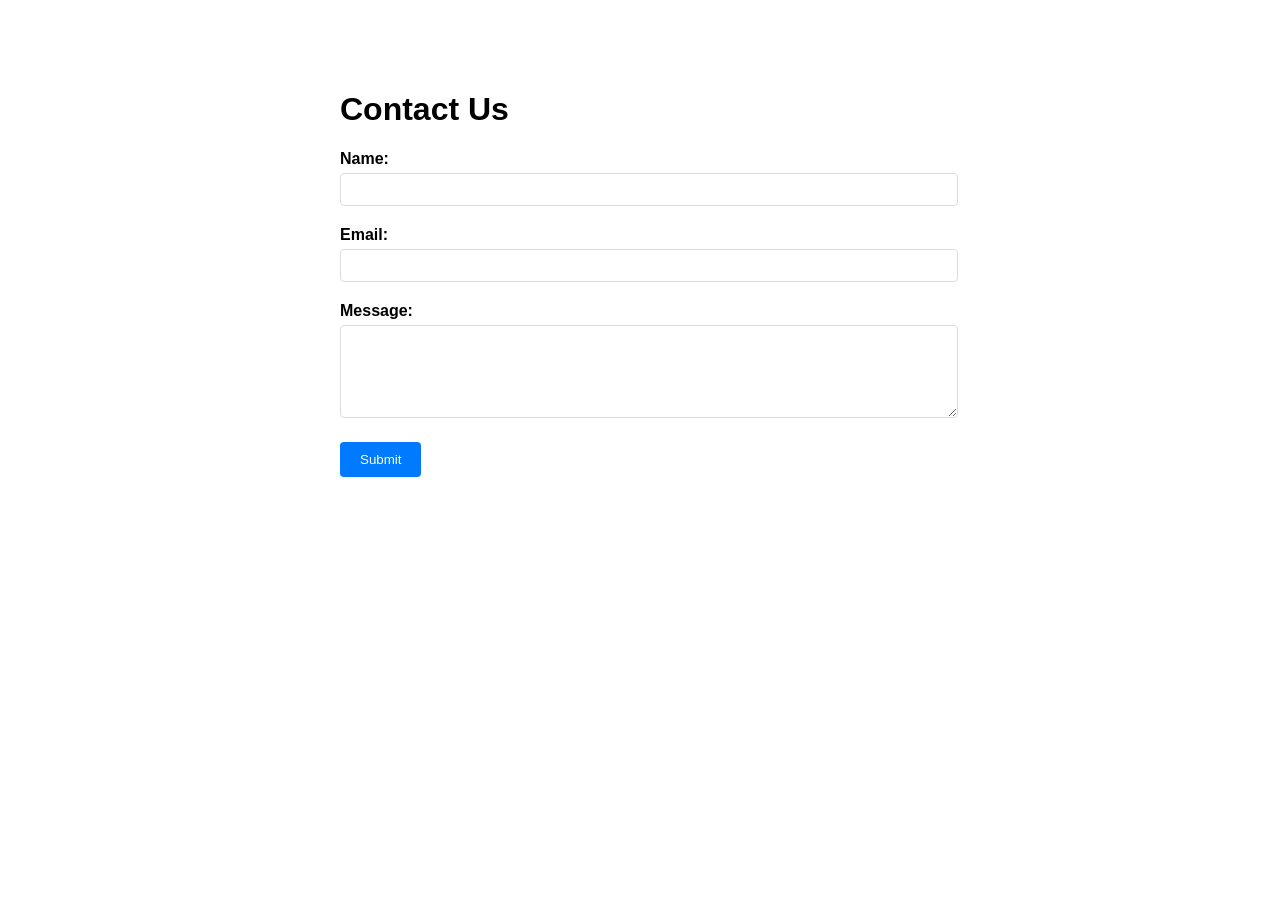
<file: Form.html>
<!DOCTYPE html>
<html lang="en">
<head>
    <meta charset="UTF-8">
    <meta name="viewport" content="width=device-width, initial-scale=1.0">
    <title>Contact Form</title>
    <style>
        body {
            font-family: Arial, sans-serif;
            max-width: 600px;
            margin: 50px auto;
            padding: 20px;
        }
        .form-group {
            margin-bottom: 20px;
        }
        label {
            display: block;
            margin-bottom: 5px;
            font-weight: bold;
        }
        input, textarea {
            width: 100%;
            padding: 8px;
            border: 1px solid #ddd;
            border-radius: 4px;
        }
        button {
            background-color: #007bff;
            color: white;
            padding: 10px 20px;
            border: none;
            border-radius: 4px;
            cursor: pointer;
        }
        button:hover {
            background-color: #0056b3;
        }
        .success {
            color: green;
            margin-top: 10px;
        }
        .error {
            color: red;
            margin-top: 10px;
        }
    </style>
</head>
<body>
    <h1>Contact Us</h1>
    
    <div id="form-container">
        <form id="contactForm">
            <div class="form-group">
                <label for="name">Name:</label>
                <input type="text" id="name" name="name" required>
            </div>
            
            <div class="form-group">
                <label for="email">Email:</label>
                <input type="email" id="email" name="email" required>
            </div>
            
            <div class="form-group">
                <label for="message">Message:</label>
                <textarea id="message" name="message" rows="5" required></textarea>
            </div>
            
            <button type="submit">Submit</button>
        </form>
        <div id="message-container"></div>
    </div>

    <script>
        document.getElementById('contactForm').addEventListener('submit', async function(e) {
            e.preventDefault();
            
            const formData = new FormData(this);
            const messageContainer = document.getElementById('message-container');
            
            try {
                const response = await fetch('https://formspree.io/f/YOUR_FORM_ID', {
                    method: 'POST',
                    body: formData,
                    headers: {
                        'Accept': 'application/json'
                    }
                });
                
                if (response.ok) {
                    messageContainer.innerHTML = '<div class="success">Thank you! Your message has been sent.</div>';
                    this.reset();
                } else {
                    messageContainer.innerHTML = '<div class="error">Oops! There was a problem submitting your form.</div>';
                }
            } catch (error) {
                messageContainer.innerHTML = '<div class="error">Oops! There was a problem submitting your form.</div>';
            }
        });
    </script>
</body>
</html>
</file>
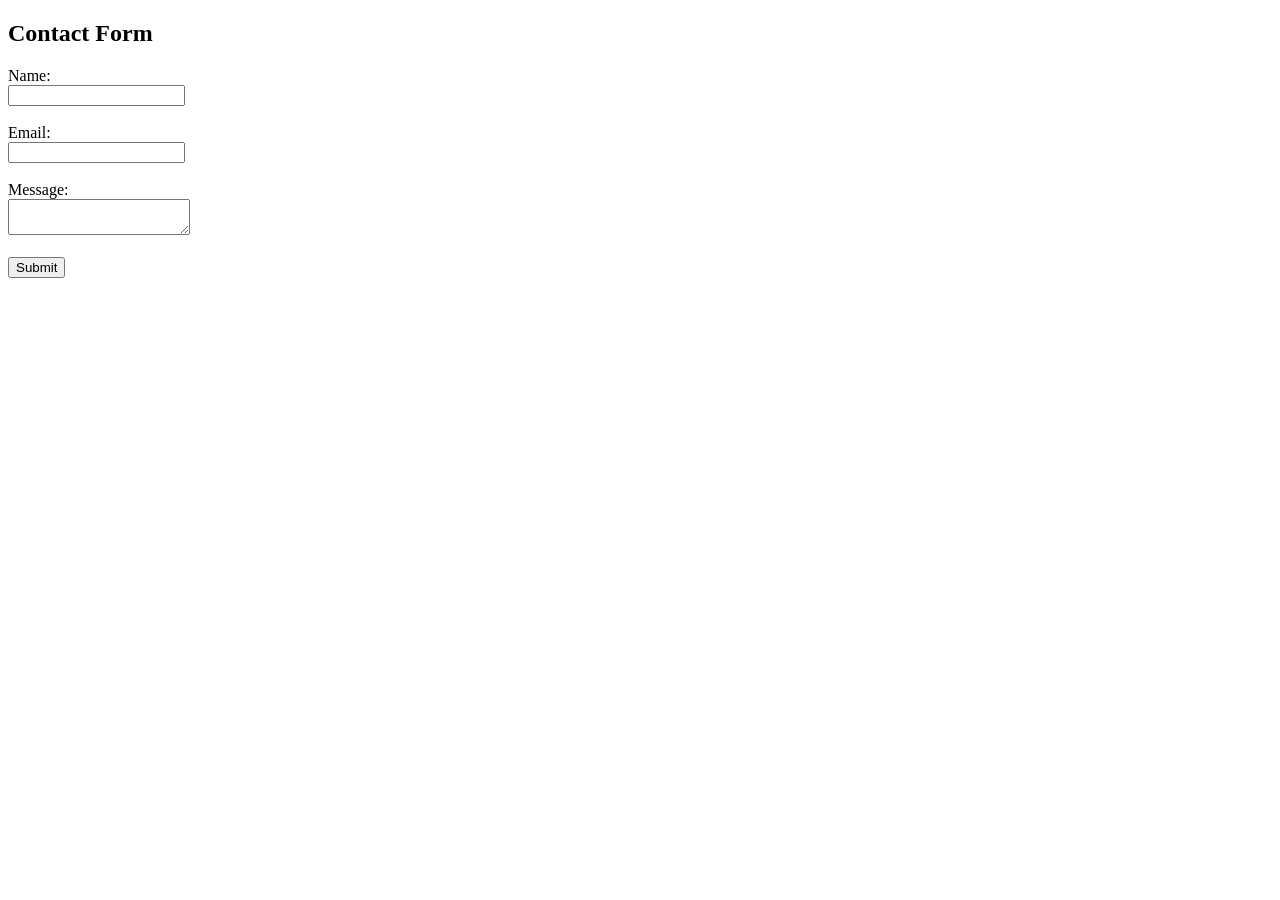
<file: Formspree.html>
<!DOCTYPE html>
<html>
<head>
    <title>Contact Form</title>
</head>
<body>
    <h2>Contact Form</h2>
    <form action="https://formspree.io/f/YOUR_FORM_ID" method="POST">
        <label for="name">Name:</label><br>
        <input type="text" id="name" name="name" required><br><br>
        
        <label for="email">Email:</label><br>
        <input type="email" id="email" name="email" required><br><br>
        
        <label for="message">Message:</label><br>
        <textarea id="message" name="message" required></textarea><br><br>
        
        <button type="submit">Submit</button>
    </form>
</body>
</html>
</file>
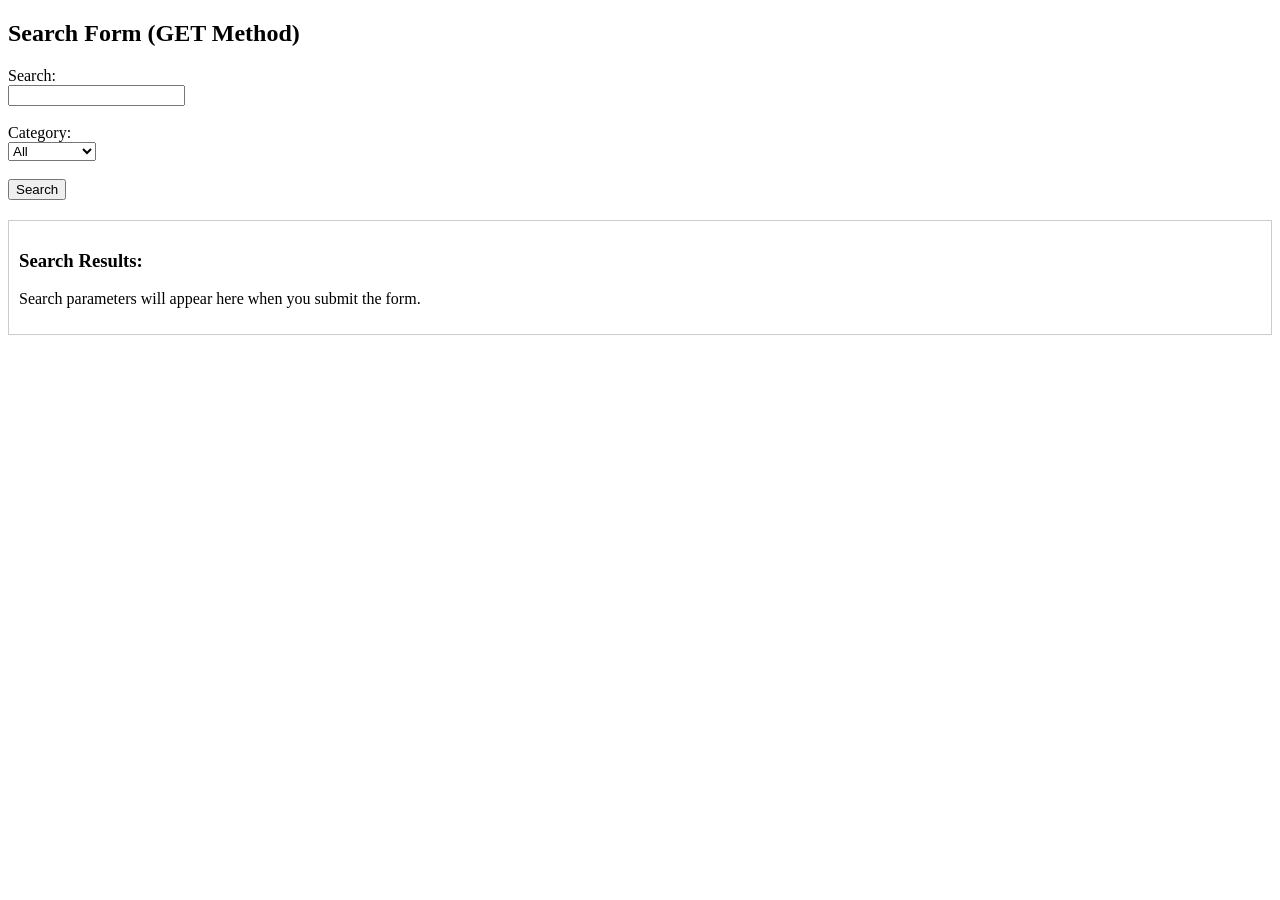
<file: Getform.html>
<!DOCTYPE html>
<html>
<head>
    <title>Search Form (GET)</title>
    <style>
        .result { margin-top: 20px; padding: 10px; border: 1px solid #ccc; }
    </style>
</head>
<body>
    <h2>Search Form (GET Method)</h2>
    
    <form method="GET" onsubmit="handleSubmit(event)">
        <label for="search">Search:</label><br>
        <input type="text" id="search" name="q" required><br><br>
        
        <label for="category">Category:</label><br>
        <select id="category" name="category">
            <option value="all">All</option>
            <option value="books">Books</option>
            <option value="electronics">Electronics</option>
        </select><br><br>
        
        <button type="submit">Search</button>
    </form>
    
    <div id="results" class="result">
        <h3>Search Results:</h3>
        <p>Search parameters will appear here when you submit the form.</p>
    </div>

    <script>
        function handleSubmit(event) {
            event.preventDefault();
            
            // Get form data
            const formData = new FormData(event.target);
            const searchParams = new URLSearchParams(formData);
            
            // Display the data
            const resultsDiv = document.getElementById('results');
            resultsDiv.innerHTML = '<h3>Search Results:</h3>';
            
            for (let [key, value] of searchParams.entries()) {
                resultsDiv.innerHTML += `<p><strong>${key}:</strong> ${value}</p>`;
            }
            
            // Show the URL parameters (how GET data would be sent)
            resultsDiv.innerHTML += `<p><strong>URL Parameters:</strong> ?${searchParams.toString()}</p>`;
        }
    </script>
</body>
</html>
</file>
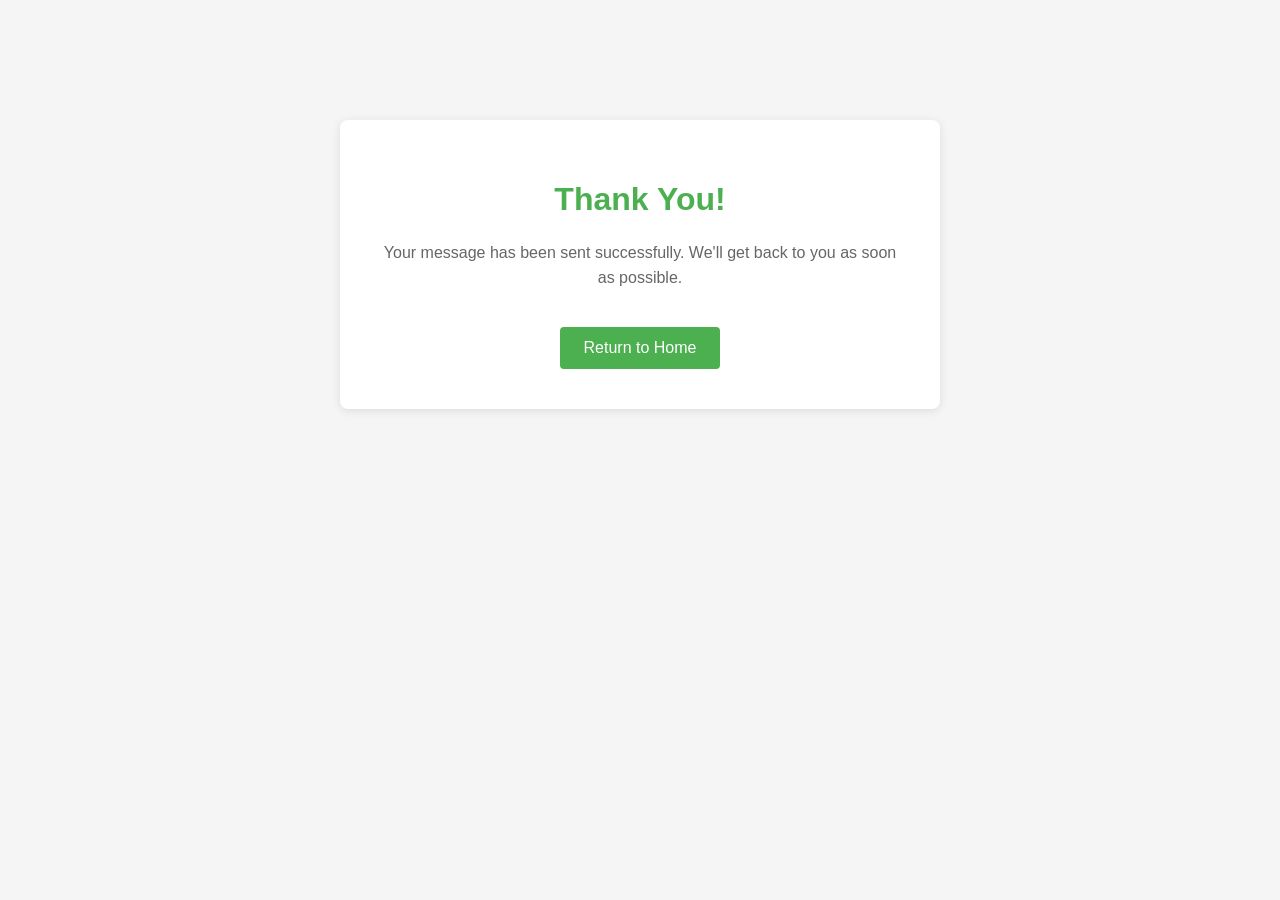
<file: thanks.html>
<!DOCTYPE html>
<html lang="en">
<head>
    <meta charset="UTF-8">
    <meta name="viewport" content="width=device-width, initial-scale=1.0">
    <title>Thank You - Experiment626</title>
    <style>
        body {
            font-family: Arial, sans-serif;
            max-width: 600px;
            margin: 100px auto;
            padding: 20px;
            background-color: #f5f5f5;
            text-align: center;
        }
        .container {
            background: white;
            padding: 40px;
            border-radius: 8px;
            box-shadow: 0 2px 10px rgba(0,0,0,0.1);
        }
        h1 {
            color: #4CAF50;
        }
        p {
            color: #666;
            line-height: 1.6;
        }
        .button {
            display: inline-block;
            background-color: #4CAF50;
            color: white;
            padding: 12px 24px;
            text-decoration: none;
            border-radius: 4px;
            margin-top: 20px;
        }
        .button:hover {
            background-color: #45a049;
        }
    </style>
</head>
<body>
    <div class="container">
        <h1>Thank You!</h1>
        <p>Your message has been sent successfully. We'll get back to you as soon as possible.</p>
        <a href="/Experiment626/" class="button">Return to Home</a>
    </div>
</body>
</html>
</file>
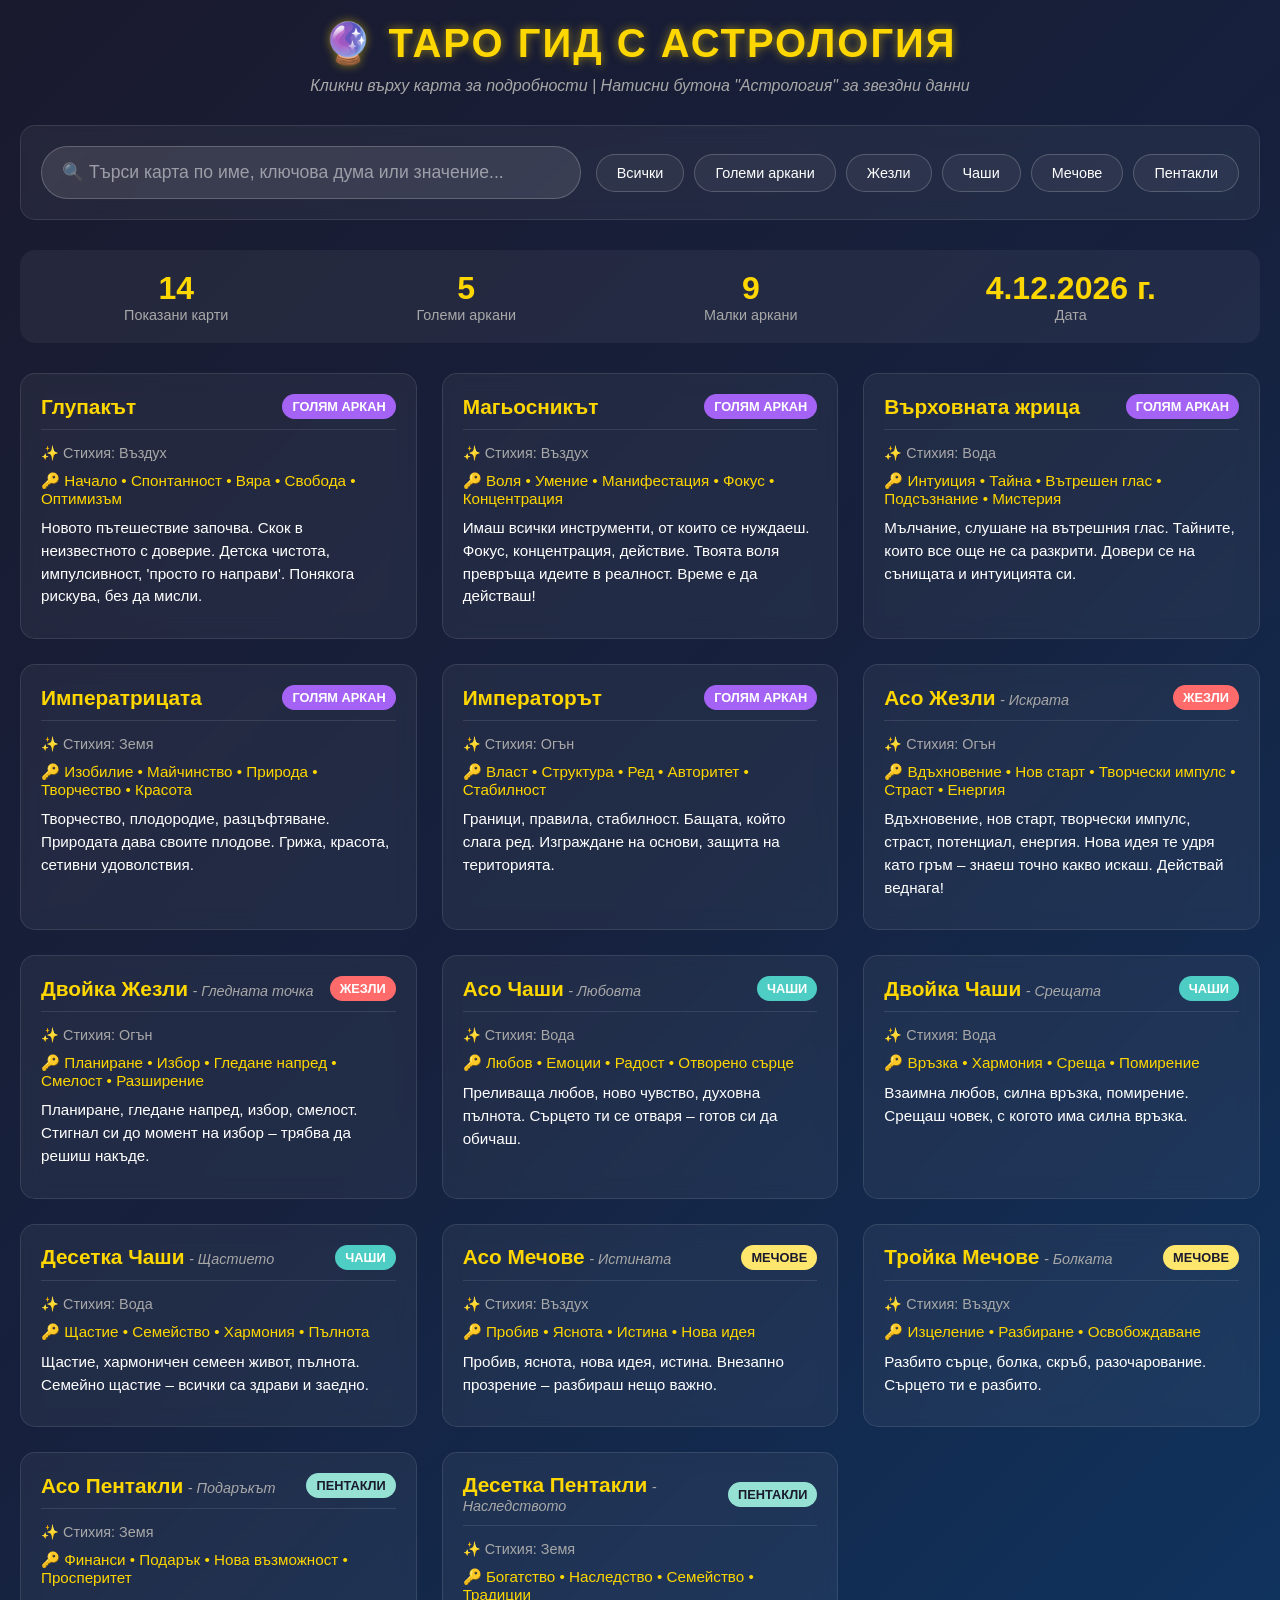
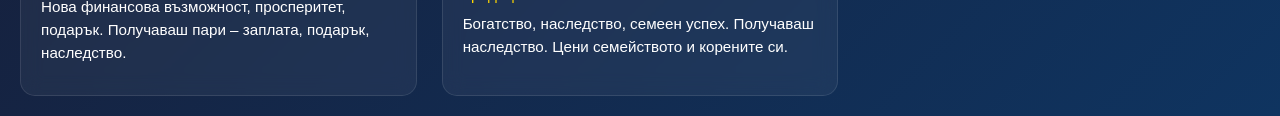
<file: tarot-project/astrology.html>
<!DOCTYPE html>
<html lang="bg">
<head>
    <meta charset="UTF-8">
    <meta name="viewport" content="width=device-width, initial-scale=1.0">
    <title>Таро с астрология - интерактивен гид</title>
    <style>
        * {
            margin: 0;
            padding: 0;
            box-sizing: border-box;
            font-family: 'Segoe UI', Tahoma, Geneva, Verdana, sans-serif;
        }
        
        body {
            background: linear-gradient(135deg, #1a1a2e 0%, #16213e 50%, #0f3460 100%);
            color: #fff;
            min-height: 100vh;
            padding: 20px;
        }
        
        .container {
            max-width: 1400px;
            margin: 0 auto;
        }
        
        h1 {
            text-align: center;
            font-size: 2.5em;
            margin-bottom: 10px;
            color: #ffd700;
            text-shadow: 0 0 10px rgba(255, 215, 0, 0.5);
            letter-spacing: 2px;
        }
        
        .subtitle {
            text-align: center;
            margin-bottom: 30px;
            color: #a8a8a8;
            font-style: italic;
        }
        
        .search-section {
            background: rgba(255, 255, 255, 0.05);
            backdrop-filter: blur(10px);
            border-radius: 15px;
            padding: 20px;
            margin-bottom: 30px;
            border: 1px solid rgba(255, 255, 255, 0.1);
            display: flex;
            flex-wrap: wrap;
            gap: 15px;
            align-items: center;
            justify-content: center;
        }
        
        .search-box {
            flex: 1;
            min-width: 300px;
            position: relative;
        }
        
        .search-box input {
            width: 100%;
            padding: 15px 20px;
            border-radius: 50px;
            border: none;
            background: rgba(255, 255, 255, 0.1);
            color: #fff;
            font-size: 1.1em;
            border: 1px solid rgba(255, 255, 255, 0.2);
            transition: all 0.3s;
        }
        
        .search-box input:focus {
            outline: none;
            border-color: #ffd700;
            background: rgba(255, 255, 255, 0.15);
            box-shadow: 0 0 15px rgba(255, 215, 0, 0.3);
        }
        
        .search-box input::placeholder {
            color: rgba(255, 255, 255, 0.5);
        }
        
        .filter-buttons {
            display: flex;
            flex-wrap: wrap;
            gap: 10px;
            justify-content: center;
        }
        
        .filter-btn {
            padding: 10px 20px;
            border-radius: 50px;
            border: 1px solid rgba(255, 255, 255, 0.2);
            background: rgba(255, 255, 255, 0.05);
            color: #fff;
            cursor: pointer;
            transition: all 0.3s;
            font-size: 0.9em;
        }
        
        .filter-btn:hover {
            background: rgba(255, 215, 0, 0.2);
            border-color: #ffd700;
            transform: translateY(-2px);
        }
        
        .filter-btn.active {
            background: #ffd700;
            color: #1a1a2e;
            border-color: #ffd700;
            font-weight: bold;
        }
        
        .cards-grid {
            display: grid;
            grid-template-columns: repeat(auto-fill, minmax(300px, 1fr));
            gap: 25px;
            margin-top: 30px;
        }
        
        .card-item {
            background: rgba(255, 255, 255, 0.05);
            backdrop-filter: blur(10px);
            border-radius: 15px;
            padding: 20px;
            border: 1px solid rgba(255, 255, 255, 0.1);
            transition: all 0.3s;
            cursor: pointer;
            position: relative;
            overflow: hidden;
        }
        
        .card-item:hover {
            transform: translateY(-5px);
            border-color: #ffd700;
            box-shadow: 0 10px 30px rgba(0, 0, 0, 0.3);
        }
        
        .card-item.expanded {
            grid-column: span 2;
            background: rgba(255, 255, 255, 0.1);
        }
        
        .card-header {
            display: flex;
            justify-content: space-between;
            align-items: center;
            margin-bottom: 15px;
            padding-bottom: 10px;
            border-bottom: 1px solid rgba(255, 255, 255, 0.1);
        }
        
        .card-name {
            font-size: 1.3em;
            font-weight: bold;
            color: #ffd700;
        }
        
        .card-nick {
            font-size: 0.9em;
            color: #a8a8a8;
            font-style: italic;
        }
        
        .card-suit {
            display: inline-block;
            padding: 5px 10px;
            border-radius: 50px;
            font-size: 0.8em;
            font-weight: bold;
            text-transform: uppercase;
        }
        
        .suit-wands { background: #ff6b6b; color: #fff; }
        .suit-cups { background: #4ecdc4; color: #fff; }
        .suit-swords { background: #ffe66d; color: #1a1a2e; }
        .suit-pentacles { background: #95e1d3; color: #1a1a2e; }
        .suit-major { background: #a463f5; color: #fff; }
        
        .card-element {
            margin: 10px 0;
            font-size: 0.9em;
            color: #a8a8a8;
        }
        
        .card-keywords {
            margin: 10px 0;
            font-size: 0.95em;
            color: #ffd700;
        }
        
        .card-meaning {
            margin: 10px 0;
            font-size: 0.95em;
            line-height: 1.5;
            color: #fff;
        }
        
        .card-timing {
            margin: 10px 0;
            font-size: 0.9em;
            color: #a8a8a8;
            font-style: italic;
        }
        
        .card-advice {
            margin: 15px 0;
            padding: 10px;
            background: rgba(255, 215, 0, 0.1);
            border-left: 3px solid #ffd700;
            font-size: 0.95em;
            font-weight: bold;
        }
        
        .card-reversed {
            margin: 10px 0;
            padding: 10px;
            background: rgba(255, 0, 0, 0.1);
            border-left: 3px solid #ff4444;
            font-size: 0.95em;
        }
        
        /* АСТРОЛОГИЧЕСКИ СЕКЦИЯ - ПЪРВОНАЧАЛНО СКРИТА */
        .astrology-section {
            margin-top: 20px;
            padding: 15px;
            background: rgba(0, 0, 0, 0.3);
            border-radius: 10px;
            border: 1px solid #ffd700;
            display: none;
        }
        
        .astrology-section.visible {
            display: block;
            animation: fadeIn 0.5s ease;
        }
        
        @keyframes fadeIn {
            from { opacity: 0; transform: translateY(-10px); }
            to { opacity: 1; transform: translateY(0); }
        }
        
        .astrology-title {
            font-size: 1.1em;
            color: #ffd700;
            margin-bottom: 10px;
            text-transform: uppercase;
            letter-spacing: 1px;
        }
        
        .astrology-grid {
            display: grid;
            grid-template-columns: repeat(auto-fit, minmax(150px, 1fr));
            gap: 10px;
        }
        
        .astrology-item {
            padding: 8px;
            background: rgba(255, 255, 255, 0.05);
            border-radius: 5px;
        }
        
        .astrology-label {
            font-size: 0.8em;
            color: #a8a8a8;
            text-transform: uppercase;
        }
        
        .astrology-value {
            font-size: 1em;
            font-weight: bold;
            color: #ffd700;
        }
        
        .astrology-note {
            margin-top: 10px;
            font-style: italic;
            color: #a8a8a8;
            border-top: 1px solid rgba(255, 255, 255, 0.1);
            padding-top: 10px;
        }
        
        /* БУТОН ЗА АСТРОЛОГИЯ */
        .astrology-toggle {
            background: none;
            border: 1px solid #ffd700;
            color: #ffd700;
            padding: 8px 15px;
            border-radius: 50px;
            cursor: pointer;
            font-size: 0.9em;
            margin-top: 10px;
            transition: all 0.3s;
            display: inline-flex;
            align-items: center;
            gap: 5px;
        }
        
        .astrology-toggle:hover {
            background: #ffd700;
            color: #1a1a2e;
        }
        
        .astrology-toggle.active {
            background: #ffd700;
            color: #1a1a2e;
        }
        
        /* ЗОДИАКАЛНИ СИМВОЛИ */
        .zodiac-icon {
            width: 20px;
            height: 20px;
            display: inline-block;
            margin-right: 5px;
            filter: invert(1);
        }
        
        .stats-section {
            background: rgba(255, 255, 255, 0.05);
            border-radius: 15px;
            padding: 20px;
            margin: 20px 0;
            display: flex;
            flex-wrap: wrap;
            gap: 20px;
            justify-content: space-around;
        }
        
        .stat-item {
            text-align: center;
        }
        
        .stat-value {
            font-size: 2em;
            font-weight: bold;
            color: #ffd700;
        }
        
        .stat-label {
            font-size: 0.9em;
            color: #a8a8a8;
        }
        
        .no-results {
            grid-column: 1 / -1;
            text-align: center;
            padding: 50px;
            color: #a8a8a8;
            font-size: 1.2em;
        }
        
        @media (max-width: 768px) {
            h1 { font-size: 1.8em; }
            .card-item.expanded { grid-column: span 1; }
            .astrology-grid { grid-template-columns: 1fr; }
        }
    </style>
</head>
<body>
    <div class="container">
        <h1>🔮 ТАРО ГИД С АСТРОЛОГИЯ</h1>
        <div class="subtitle">Кликни върху карта за подробности | Натисни бутона "Астрология" за звездни данни</div>
        
        <!-- ТЪРСЕНЕ И ФИЛТРИ -->
        <div class="search-section">
            <div class="search-box">
                <input type="text" id="searchInput" placeholder="🔍 Търси карта по име, ключова дума или значение...">
            </div>
            <div class="filter-buttons">
                <button class="filter-btn active" onclick="filterCards('all')">Всички</button>
                <button class="filter-btn" onclick="filterCards('major')">Големи аркани</button>
                <button class="filter-btn" onclick="filterCards('wands')">Жезли</button>
                <button class="filter-btn" onclick="filterCards('cups')">Чаши</button>
                <button class="filter-btn" onclick="filterCards('swords')">Мечове</button>
                <button class="filter-btn" onclick="filterCards('pentacles')">Пентакли</button>
            </div>
        </div>
        
        <!-- СТАТИСТИКА -->
        <div class="stats-section" id="statsSection">
            <!-- Попълва се динамично -->
        </div>
        
        <!-- ГРИД С КАРТИ -->
        <div class="cards-grid" id="cardsGrid"></div>
    </div>

    <script>
        // ==================== ДАННИ ОТ TAROTDATA ====================
        const tarotData = {
            metadata: {
                version: "2.0",
                lastUpdated: "2026-03-10",
                author: "Tarot Master System",
                description: "Пълно ръководство на Таро с астрология и разширени значения"
            },
            
            // ГОЛЕМИ АРКАНИ (само част за демонстрация - в реалността ще са всички)
            major: {
                0: { 
                    id: 0,
                    name: "Глупакът",
                    number: 0,
                    astrology: {
                        planet: "Уран",
                        zodiac: "Всички зодии",
                        decan: "Н/П",
                        element: "Въздух",
                        note: "Духът преди раждането"
                    },
                    keywords: {
                        light: ["Начало", "Спонтанност", "Вяра", "Свобода", "Оптимизъм"],
                        shadow: ["Безразсъдство", "Наивност", "Бягство", "Детинщина"]
                    },
                    meanings: {
                        general: "Новото пътешествие започва. Скок в неизвестното с доверие. Детска чистота, импулсивност, 'просто го направи'. Понякога рискува, без да мисли.",
                        love: "Нова любов, която идва неочаквано. Флирт без ангажимент. Време за отваряне на сърцето.",
                        career: "Нова работа, нов проект, смяна на кариерата. Творческо начало.",
                        health: "Нова енергия, възстановяване. Време за здравословен начин на живот.",
                        spiritual: "Духовно пътешествие започва. Отвореност към нови учения."
                    },
                    timing: "Пролет, младост, започващ цикъл",
                    advice: "Скочи! Вселената те подкрепя. Не анализирай прекалено.",
                    reversed: "Безразсъдство, глупави рискове, незрялост, страх да започнеш",
                    suit: "major",
                    suitName: "Голям аркан",
                    element: "Въздух"
                },
                1: { 
                    id: 1,
                    name: "Магьосникът",
                    number: 1,
                    astrology: {
                        planet: "Меркурий",
                        zodiac: "Всички зодии (особено Близнаци и Дева)",
                        decan: "1-ви декан на всички",
                        element: "Въздух/Огън",
                        note: "Комуникация и воля"
                    },
                    keywords: {
                        light: ["Воля", "Умение", "Манифестация", "Фокус", "Концентрация"],
                        shadow: ["Манипулация", "Его", "Използване на другите"]
                    },
                    meanings: {
                        general: "Имаш всички инструменти, от които се нуждаеш. Фокус, концентрация, действие. Твоята воля превръща идеите в реалност. Време е да действаш!",
                        love: "Имаш силата да привлечеш любовта. Увереност, която привлича.",
                        career: "Ти си в контрол. Идеите ти се реализират. Време за презентации, интервюта.",
                        health: "Самолекуване, енергийна медицина. Тялото ти отговаря на мислите.",
                        spiritual: "Ти си създател на своята реалност. Проявяване на намерение."
                    },
                    timing: "Скоро, в рамките на месец",
                    advice: "Действай! Имаш всичко необходимо.",
                    reversed: "Неизползван потенциал, манипулация, егоизъм",
                    suit: "major",
                    suitName: "Голям аркан",
                    element: "Въздух"
                },
                2: { 
                    id: 2,
                    name: "Върховната жрица",
                    number: 2,
                    astrology: {
                        planet: "Луна",
                        zodiac: "Рак",
                        decan: "Цялата зодия Рак",
                        element: "Вода",
                        note: "Интуиция и подсъзнание"
                    },
                    keywords: {
                        light: ["Интуиция", "Тайна", "Вътрешен глас", "Подсъзнание", "Мистерия"],
                        shadow: ["Страх", "Потискане", "Хладност", "Недоверие"]
                    },
                    meanings: {
                        general: "Мълчание, слушане на вътрешния глас. Тайните, които все още не са разкрити. Довери се на сънищата и интуицията си.",
                        love: "Слушай интуицията си за този човек. Тайни чувства, неизказани думи.",
                        career: "Не всичко е очевидно. Има скрити фактори. Интуитивни бизнес решения.",
                        health: "Психосоматика, подсъзнателни причини за болести.",
                        spiritual: "Медитация, сънища, психични способности. Връзка с богинята."
                    },
                    timing: "Нощ, зима, бавно разкриване",
                    advice: "Слушай тишината. Отговорите са вътре в теб.",
                    reversed: "Потисната интуиция, повърхностност, тайни, които вредят",
                    suit: "major",
                    suitName: "Голям аркан",
                    element: "Вода"
                },
                3: { 
                    id: 3,
                    name: "Императрицата",
                    number: 3,
                    astrology: {
                        planet: "Венера",
                        zodiac: "Телец и Везни",
                        decan: "1-ви декан Телец",
                        element: "Земя",
                        note: "Любов и плодородие"
                    },
                    keywords: {
                        light: ["Изобилие", "Майчинство", "Природа", "Творчество", "Красота"],
                        shadow: ["Задушаване", "Разточителство", "Зависимост"]
                    },
                    meanings: {
                        general: "Творчество, плодородие, разцъфтяване. Природата дава своите плодове. Грижа, красота, сетивни удоволствия.",
                        love: "Любовта цъфти. Бременност, брак, семейство. Сетивна наслада.",
                        career: "Творчески проекти, успех. Работа с природа, красота, изкуство.",
                        health: "Бременност, женско здраве. Природно лечение.",
                        spiritual: "Свързване с Майката Земя. Творчество като молитва."
                    },
                    timing: "Пролет, май, период на растеж",
                    advice: "Грижи се за себе си и другите. Наслаждавай се на красотата.",
                    reversed: "Творческа блокада, проблеми с плодовитостта, задушаваща грижа",
                    suit: "major",
                    suitName: "Голям аркан",
                    element: "Земя"
                },
                4: { 
                    id: 4,
                    name: "Императорът",
                    number: 4,
                    astrology: {
                        planet: "Марс (в Овен)",
                        zodiac: "Овен",
                        decan: "1-ви декан Овен",
                        element: "Огън",
                        note: "Власт и структура"
                    },
                    keywords: {
                        light: ["Власт", "Структура", "Ред", "Авторитет", "Стабилност"],
                        shadow: ["Тиранство", "Контрол", "Безчувственост", "Догма"]
                    },
                    meanings: {
                        general: "Граници, правила, стабилност. Бащата, който слага ред. Изграждане на основи, защита на територията.",
                        love: "Стабилна връзка, брак. Партньор, който осигурява сигурност.",
                        career: "Лидерска позиция, управление. Структура в бизнеса.",
                        health: "Структура в тялото – кости, зъби. Дисциплина в здравето.",
                        spiritual: "Духовна дисциплина. Баща, авторитет."
                    },
                    timing: "Лято, обяд, средата на цикъла",
                    advice: "Поеми контрол. Сложи ред. Бъди лидер.",
                    reversed: "Злоупотреба с власт, слабост, хаос, липса на структура",
                    suit: "major",
                    suitName: "Голям аркан",
                    element: "Огън"
                }
            },
            
            // МАЛКИ АРКАНИ – само примерни
            minor: [
                { 
                    id: 101, 
                    suit: "wands", 
                    suitName: "Жезли",
                    element: "Огън",
                    number: 1, 
                    type: "ace",
                    name: "Асо Жезли", 
                    nick: "Искрата",
                    astrology: {
                        planet: "Марс (екзалтация на Слънцето)",
                        zodiac: "Овен, Лъв, Стрелец",
                        decan: "Първи огън",
                        element: "Огън"
                    },
                    keywords: {
                        light: ["Вдъхновение", "Нов старт", "Творчески импулс", "Страст", "Енергия"],
                        shadow: ["Липса на енергия", "Отлагане", "Незапочване", "Изгаряне"]
                    },
                    meanings: {
                        general: "Вдъхновение, нов старт, творчески импулс, страст, потенциал, енергия. Нова идея те удря като гръм – знаеш точно какво искаш. Действай веднага!",
                        love: "Нова любов, която пламва бързо. Силна химия, привличане.",
                        career: "Нова работа, която те вълнува. Стартиране на бизнес.",
                        health: "Прилив на енергия. Възстановяване.",
                        spiritual: "Духовно пробуждане. Творческа искра от Вселената."
                    },
                    timing: "Пролет, новолуние, начало",
                    advice: "Действай веднага! Енергията е свежа – използвай я.",
                    reversed: "Липса на енергия, отлагане, нереализиран потенциал"
                },
                { 
                    id: 102, 
                    suit: "wands", 
                    suitName: "Жезли",
                    element: "Огън",
                    number: 2, 
                    type: "number",
                    name: "Двойка Жезли", 
                    nick: "Гледната точка",
                    astrology: {
                        planet: "Марс в Овен (1-ви декан)",
                        zodiac: "Овен",
                        decan: "1-ви декан Овен (0°-10°)",
                        element: "Огън",
                        ruler: "Марс"
                    },
                    keywords: {
                        light: ["Планиране", "Избор", "Гледане напред", "Смелост", "Разширение"],
                        shadow: ["Нерешителност", "Страх", "Чакане", "Пропуснати възможности"]
                    },
                    meanings: {
                        general: "Планиране, гледане напред, избор, смелост. Стигнал си до момент на избор – трябва да решиш накъде.",
                        love: "Връзка на кръстопът – трябва да решите накъде вървите.",
                        career: "Избор между две възможности. Планиране на бъдещето.",
                        health: "Избор в лечението. Планиране на здравен режим.",
                        spiritual: "Избор на духовен път. Гледане напред."
                    },
                    timing: "Ранна пролет, време за планиране",
                    advice: "Планирай, но не чакай прекалено дълго. Бъди смел – избери.",
                    reversed: "Нерешителност, страх от избор, пропуснати възможности"
                },
                { 
                    id: 201, 
                    suit: "cups", 
                    suitName: "Чаши",
                    element: "Вода",
                    number: 1, 
                    type: "ace",
                    name: "Асо Чаши", 
                    nick: "Любовта",
                    astrology: {
                        planet: "Венера (екзалтация)",
                        zodiac: "Рак, Скорпион, Риби",
                        element: "Вода"
                    },
                    keywords: {
                        light: ["Любов", "Емоции", "Радост", "Отворено сърце"],
                        shadow: ["Затвореност", "Емоционална студенина"]
                    },
                    meanings: {
                        general: "Преливаща любов, ново чувство, духовна пълнота. Сърцето ти се отваря – готов си да обичаш.",
                        love: "Нова любов. Силни чувства. Романтика. Сватба. Бременност.",
                        career: "Работа, която обичаш. Творчески проект. Хармоничен екип.",
                        health: "Добро здраве. Емоционален баланс.",
                        spiritual: "Духовна любов. Отваряне на сърцето."
                    },
                    timing: "Пролет, новолуние",
                    advice: "Отвори сърцето си. Приеми любовта, която идва.",
                    reversed: "Затворено сърце, емоционална студенина, страх от любов"
                },
                { 
                    id: 202, 
                    suit: "cups", 
                    suitName: "Чаши",
                    element: "Вода",
                    number: 2, 
                    type: "number",
                    name: "Двойка Чаши", 
                    nick: "Срещата",
                    astrology: {
                        planet: "Венера в Рак (1-ви декан)",
                        zodiac: "Рак",
                        decan: "1-ви декан Рак (0°-10°)",
                        element: "Вода",
                        ruler: "Венера"
                    },
                    keywords: {
                        light: ["Връзка", "Хармония", "Среща", "Помирение"],
                        shadow: ["Раздяла", "Дисхармония", "Едностранна любов"]
                    },
                    meanings: {
                        general: "Взаимна любов, силна връзка, помирение. Срещаш човек, с когото има силна връзка.",
                        love: "Нова любов, среща. Помирение с бивш. Сватба, годеж.",
                        career: "Бизнес партньорство. Хармоничен екип.",
                        health: "Баланс в тялото. Емоционално здраве.",
                        spiritual: "Свещена връзка. Духовен съюз."
                    },
                    timing: "Пролет, срещи",
                    advice: "Отвори се за връзка. Прости и потърси прошка.",
                    reversed: "Раздяла, дисхармония, едностранна любов"
                },
                { 
                    id: 210, 
                    suit: "cups", 
                    suitName: "Чаши",
                    element: "Вода",
                    number: 10, 
                    type: "number",
                    name: "Десетка Чаши", 
                    nick: "Щастието",
                    astrology: {
                        planet: "Марс в Риби (3-ти декан)",
                        zodiac: "Риби",
                        decan: "3-ти декан Риби (20°-30°)",
                        element: "Вода",
                        ruler: "Марс"
                    },
                    keywords: {
                        light: ["Щастие", "Семейство", "Хармония", "Пълнота"],
                        shadow: ["Разпад", "Семейни проблеми", "Илюзия за щастие"]
                    },
                    meanings: {
                        general: "Щастие, хармоничен семеен живот, пълнота. Семейно щастие – всички са здрави и заедно.",
                        love: "Щастлив брак, семейство. Връзка с пълно доверие.",
                        career: "Работа с баланс. Семеен бизнес.",
                        health: "Пълно здраве. Емоционален баланс.",
                        spiritual: "Духовна пълнота. Завършване."
                    },
                    timing: "Лято, празник",
                    advice: "Цени семейството и близките си. Наслаждавай се на щастието.",
                    reversed: "Семейни проблеми, разпад, илюзия за щастие"
                },
                { 
                    id: 301, 
                    suit: "swords", 
                    suitName: "Мечове",
                    element: "Въздух",
                    number: 1, 
                    type: "ace",
                    name: "Асо Мечове", 
                    nick: "Истината",
                    astrology: {
                        planet: "Меркурий (екзалтация)",
                        zodiac: "Близнаци, Везни, Водолей",
                        element: "Въздух"
                    },
                    keywords: {
                        light: ["Пробив", "Яснота", "Истина", "Нова идея"],
                        shadow: ["Болка", "Измама", "Жестокост"]
                    },
                    meanings: {
                        general: "Пробив, яснота, нова идея, истина. Внезапно прозрение – разбираш нещо важно.",
                        love: "Истината за връзката. Труден разговор.",
                        career: "Нова стратегия. Победа в конкурс.",
                        health: "Диагноза. Яснота за здравето.",
                        spiritual: "Прозрение. Яснота за пътя."
                    },
                    timing: "Внезапно",
                    advice: "Търси истината, дори да боли. Вземи решение.",
                    reversed: "Бягане от истината, объркване, измама"
                },
                { 
                    id: 303, 
                    suit: "swords", 
                    suitName: "Мечове",
                    element: "Въздух",
                    number: 3, 
                    type: "number",
                    name: "Тройка Мечове", 
                    nick: "Болката",
                    astrology: {
                        planet: "Сатурн в Близнаци (3-ти декан)",
                        zodiac: "Близнаци",
                        decan: "3-ти декан Близнаци (20°-30°)",
                        element: "Въздух",
                        ruler: "Сатурн"
                    },
                    keywords: {
                        light: ["Изцеление", "Разбиране", "Освобождаване"],
                        shadow: ["Разбито сърце", "Болка", "Скръб", "Предателство"]
                    },
                    meanings: {
                        general: "Разбито сърце, болка, скръб, разочарование. Сърцето ти е разбито.",
                        love: "Раздяла, развод. Изневяра.",
                        career: "Загуба на работа. Предателство от колега.",
                        health: "Сърдечни проблеми. Болка.",
                        spiritual: "Работа с болката. Изцеление."
                    },
                    timing: "Есен, време на болка",
                    advice: "Позволи си да скърбиш. Болката е учител.",
                    reversed: "Зацикляне в болката, невъзможност да продължиш"
                },
                { 
                    id: 401, 
                    suit: "pentacles", 
                    suitName: "Пентакли",
                    element: "Земя",
                    number: 1, 
                    type: "ace",
                    name: "Асо Пентакли", 
                    nick: "Подаръкът",
                    astrology: {
                        planet: "Сатурн (екзалтация)",
                        zodiac: "Телец, Дева, Козирог",
                        element: "Земя"
                    },
                    keywords: {
                        light: ["Финанси", "Подарък", "Нова възможност", "Просперитет"],
                        shadow: ["Загуба", "Пропуснат шанс", "Скъперничество"]
                    },
                    meanings: {
                        general: "Нова финансова възможност, просперитет, подарък. Получаваш пари – заплата, подарък, наследство.",
                        love: "Подарък от партньор. Нова връзка с материална сигурност.",
                        career: "Нова работа с добра заплата. Повишение.",
                        health: "Подобрение. Физическа енергия.",
                        spiritual: "Материалното е духовно. Благодарност."
                    },
                    timing: "Пролет, новолуние",
                    advice: "Приеми изобилието. Използвай добре този подарък.",
                    reversed: "Пропусната възможност, загуба, липса"
                },
                { 
                    id: 410, 
                    suit: "pentacles", 
                    suitName: "Пентакли",
                    element: "Земя",
                    number: 10, 
                    type: "number",
                    name: "Десетка Пентакли", 
                    nick: "Наследството",
                    astrology: {
                        planet: "Меркурий в Дева (3-ти декан)",
                        zodiac: "Дева",
                        decan: "3-ти декан Дева (20°-30°)",
                        element: "Земя",
                        ruler: "Меркурий"
                    },
                    keywords: {
                        light: ["Богатство", "Наследство", "Семейство", "Традиции"],
                        shadow: ["Загуба", "Семейни кавги", "Разпад"]
                    },
                    meanings: {
                        general: "Богатство, наследство, семеен успех. Получаваш наследство. Цени семейството и корените си.",
                        love: "Брак, който обединява семейства. Семейно щастие.",
                        career: "Семеен бизнес. Наследство от компания.",
                        health: "Дълголетие. Здраве в старостта.",
                        spiritual: "Връзка с рода. Предци. Кармично наследство."
                    },
                    timing: "Зима, старост",
                    advice: "Цени семейството и корените си. Предавай традициите.",
                    reversed: "Семейни кавги за наследство, загуба на богатство"
                }
            ]
        };

        // ==================== ГЛОБАЛНИ ПРОМЕНЛИВИ ====================
        let allCards = [];
        let currentFilter = 'all';
        let expandedCardId = null;
        let visibleAstrologyCardId = null;

        // ==================== ИНИЦИАЛИЗАЦИЯ ====================
        function initializeCards() {
            // Добавяне на големите аркани
            for (let key in tarotData.major) {
                allCards.push(tarotData.major[key]);
            }
            
            // Добавяне на малките аркани
            allCards = allCards.concat(tarotData.minor);
            
            // Сортиране по ID
            allCards.sort((a, b) => a.id - b.id);
        }

        // ==================== РЕНДЕР НА КАРТИ ====================
        function renderCards(filteredCards) {
            const grid = document.getElementById('cardsGrid');
            grid.innerHTML = '';
            
            if (filteredCards.length === 0) {
                grid.innerHTML = '<div class="no-results">🔮 Няма намерени карти по зададения критерий</div>';
                return;
            }
            
            filteredCards.forEach(card => {
                const cardElement = createCardElement(card);
                grid.appendChild(cardElement);
            });
            
            updateStats(filteredCards);
        }

        // ==================== СЪЗДАВАНЕ НА КАРТА HTML ====================
        function createCardElement(card) {
            const div = document.createElement('div');
            div.className = `card-item ${expandedCardId === card.id ? 'expanded' : ''}`;
            
            // Определяне на клас за боята
            let suitClass = '';
            if (card.suit === 'major') suitClass = 'suit-major';
            else if (card.suit === 'wands') suitClass = 'suit-wands';
            else if (card.suit === 'cups') suitClass = 'suit-cups';
            else if (card.suit === 'swords') suitClass = 'suit-swords';
            else if (card.suit === 'pentacles') suitClass = 'suit-pentacles';
            
            // Определяне на името на боята
            let suitDisplay = card.suitName || '';
            if (card.suit === 'major') suitDisplay = 'Голям аркан';
            
            // Генериране на HTML
            let html = `
                <div class="card-header">
                    <div>
                        <span class="card-name">${card.name}</span>
                        ${card.nick ? `<span class="card-nick"> - ${card.nick}</span>` : ''}
                    </div>
                    <span class="card-suit ${suitClass}">${suitDisplay}</span>
                </div>
                <div class="card-element">✨ Стихия: ${card.element || 'Смесена'}</div>
                <div class="card-keywords">🔑 ${card.keywords?.light?.join(' • ') || ''}</div>
                <div class="card-meaning">${card.meanings?.general?.substring(0, 150)}${card.meanings?.general?.length > 150 ? '...' : ''}</div>
            `;
            
            // Ако картата е разширена, показваме повече детайли
            if (expandedCardId === card.id) {
                html += `
                    <div class="card-timing">⏰ Време: ${card.timing || 'Неопределено'}</div>
                    <div class="card-advice">💡 Съвет: ${card.advice || 'Няма съвет'}</div>
                    <div class="card-reversed">⚠️ Обърната: ${card.reversed || 'Няма информация'}</div>
                `;
                
                // Добавяне на бутон за астрология (само ако има астрологични данни)
                if (card.astrology) {
                    const isVisible = visibleAstrologyCardId === card.id;
                    html += `
                        <button class="astrology-toggle ${isVisible ? 'active' : ''}" onclick="event.stopPropagation(); toggleAstrology(${card.id})">
                            ⚡ ${isVisible ? 'Скрий астрология' : 'Покажи астрология'}
                        </button>
                        <div class="astrology-section ${isVisible ? 'visible' : ''}" id="astro-${card.id}">
                            <div class="astrology-title">⭐ АСТРОЛОГИЧЕСКИ ДАННИ</div>
                            <div class="astrology-grid">
                                <div class="astrology-item">
                                    <div class="astrology-label">Планета</div>
                                    <div class="astrology-value">${card.astrology.planet || '—'}</div>
                                </div>
                                <div class="astrology-item">
                                    <div class="astrology-label">Зодия</div>
                                    <div class="astrology-value">${card.astrology.zodiac || '—'}</div>
                                </div>
                                <div class="astrology-item">
                                    <div class="astrology-label">Декан</div>
                                    <div class="astrology-value">${card.astrology.decan || '—'}</div>
                                </div>
                                <div class="astrology-item">
                                    <div class="astrology-label">Стихия</div>
                                    <div class="astrology-value">${card.astrology.element || card.element || '—'}</div>
                                </div>
                                ${card.astrology.ruler ? `
                                <div class="astrology-item">
                                    <div class="astrology-label">Управител</div>
                                    <div class="astrology-value">${card.astrology.ruler}</div>
                                </div>
                                ` : ''}
                            </div>
                            ${card.astrology.note ? `<div class="astrology-note">📝 ${card.astrology.note}</div>` : ''}
                        </div>
                    `;
                }
            }
            
            div.innerHTML = html;
            
            // Клик върху картата за разширяване/свиване
            div.addEventListener('click', (e) => {
                // Предотвратяване на затваряне при клик върху бутона
                if (e.target.classList.contains('astrology-toggle')) return;
                
                if (expandedCardId === card.id) {
                    expandedCardId = null;
                    visibleAstrologyCardId = null; // Скриваме и астрологията при свиване
                } else {
                    expandedCardId = card.id;
                }
                filterCards(currentFilter);
            });
            
            return div;
        }

        // ==================== ФУНКЦИЯ ЗА ТОГЪЛ НА АСТРОЛОГИЯТА ====================
        function toggleAstrology(cardId) {
            if (visibleAstrologyCardId === cardId) {
                visibleAstrologyCardId = null; // Скриваме
            } else {
                visibleAstrologyCardId = cardId; // Показваме
            }
            // Пререндерираме с текущия филтър, за да запазим състоянието
            filterCards(currentFilter);
        }

        // ==================== ФИЛТРИРАНЕ НА КАРТИ ====================
        function filterCards(filter) {
            currentFilter = filter;
            
            // Актуализиране на активния бутон
            document.querySelectorAll('.filter-btn').forEach(btn => {
                btn.classList.remove('active');
            });
            event?.target.classList.add('active');
            
            let filtered = [];
            const searchTerm = document.getElementById('searchInput').value.toLowerCase();
            
            if (filter === 'all') {
                filtered = allCards;
            } else if (filter === 'major') {
                filtered = allCards.filter(card => card.suit === 'major');
            } else {
                filtered = allCards.filter(card => card.suit === filter);
            }
            
            // Прилагане на търсене
            if (searchTerm) {
                filtered = filtered.filter(card => 
                    card.name.toLowerCase().includes(searchTerm) ||
                    (card.nick && card.nick.toLowerCase().includes(searchTerm)) ||
                    (card.keywords?.light && card.keywords.light.some(k => k.toLowerCase().includes(searchTerm))) ||
                    (card.meanings?.general && card.meanings.general.toLowerCase().includes(searchTerm))
                );
            }
            
            renderCards(filtered);
        }

        // ==================== АКТУАЛИЗИРАНЕ НА СТАТИСТИКАТА ====================
        function updateStats(filteredCards) {
            const statsSection = document.getElementById('statsSection');
            const totalCards = allCards.length;
            const filteredCount = filteredCards.length;
            const majorCount = allCards.filter(c => c.suit === 'major').length;
            const minorCount = totalCards - majorCount;
            
            statsSection.innerHTML = `
                <div class="stat-item">
                    <div class="stat-value">${filteredCount}</div>
                    <div class="stat-label">Показани карти</div>
                </div>
                <div class="stat-item">
                    <div class="stat-value">${majorCount}</div>
                    <div class="stat-label">Големи аркани</div>
                </div>
                <div class="stat-item">
                    <div class="stat-value">${minorCount}</div>
                    <div class="stat-label">Малки аркани</div>
                </div>
                <div class="stat-item">
                    <div class="stat-value">${new Date().toLocaleDateString('bg-BG')}</div>
                    <div class="stat-label">Дата</div>
                </div>
            `;
        }

        // ==================== ТЪРСЕНЕ ====================
        document.getElementById('searchInput').addEventListener('input', () => {
            filterCards(currentFilter);
        });

        // ==================== СТАРТ ====================
        initializeCards();
        filterCards('all');

        // Изнасяме функциите в глобалния обхват
        window.filterCards = filterCards;
        window.toggleAstrology = toggleAstrology;
    </script>
</body>
</html>
</file>
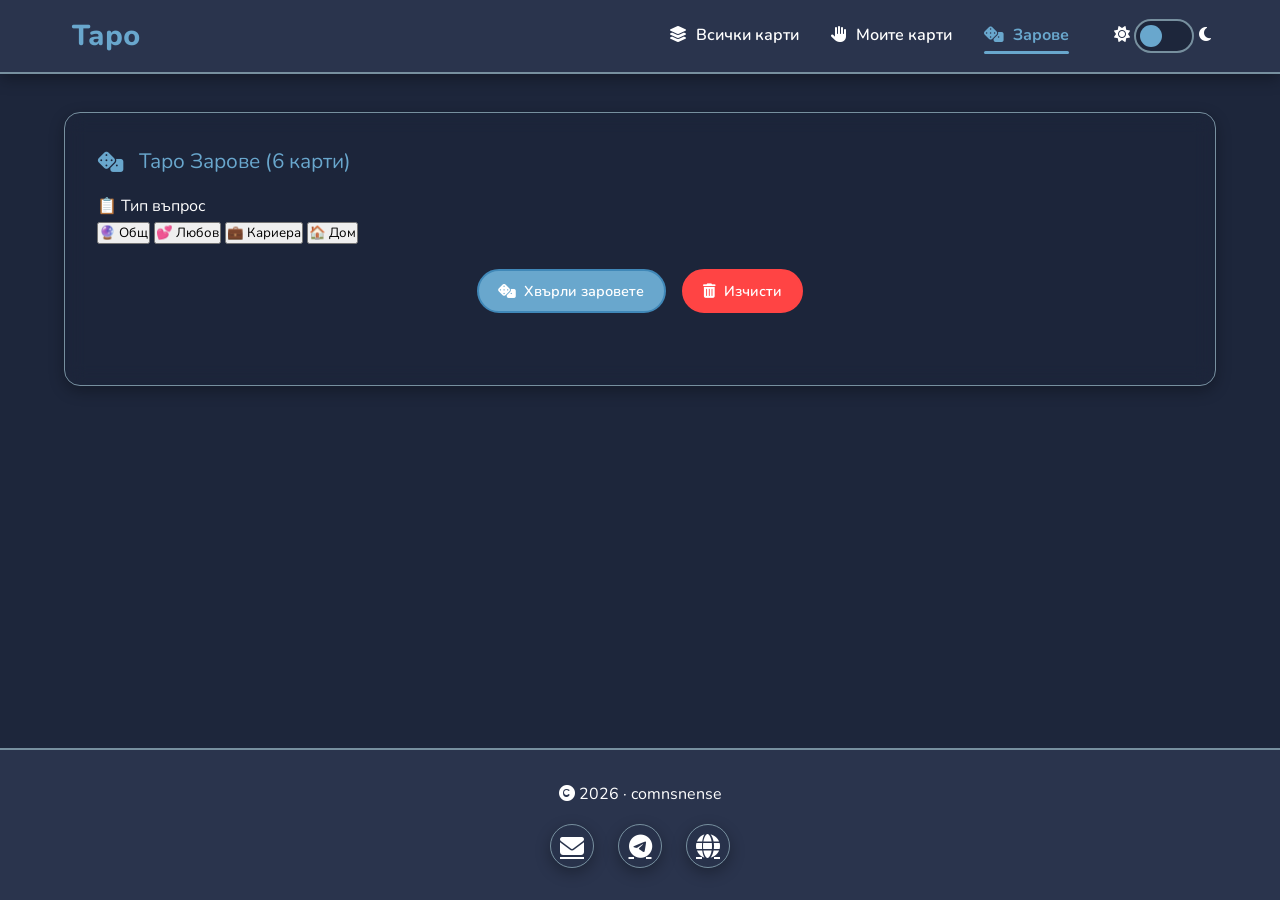
<file: tarot-project/dicecards.html>
<!DOCTYPE html>
<html lang="bg">
<head>
    <meta charset="UTF-8">
    <meta name="viewport" content="width=device-width, initial-scale=1.0, maximum-scale=1.0, user-scalable=yes">
    <meta name="theme-color" content="#1D263B">
    <meta name="author" content="comnsnense">
    <meta name="copyright" content="comnsnense 2026">
    <title>🔮 Таро Зарове · Случайни карти</title>
    <link rel="stylesheet" href="https://cdnjs.cloudflare.com/ajax/libs/font-awesome/6.5.1/css/all.min.css">
    <link rel="preconnect" href="https://fonts.googleapis.com">
    <link rel="preconnect" href="https://fonts.gstatic.com" crossorigin>
    <link href="https://fonts.googleapis.com/css2?family=Nunito:ital,wght@0,400;0,500;0,600;0,700;1,400;1,600&display=swap" rel="stylesheet">
    <link rel="stylesheet" href="css/style.css">
    <style>
        /* Стилове за изображения */
        .card-image-container {
            width: 100%;
            height: 200px;
            display: flex;
            align-items: center;
            justify-content: center;
            background-color: var(--bg-secondary);
            border-radius: 12px;
            margin-bottom: 0.8rem;
            border: 2px solid var(--border-color);
            box-shadow: var(--shadow);
            overflow: hidden;
            padding: 0.5rem;
        }
        
        .card-image {
            max-width: 100%;
            max-height: 100%;
            width: auto;
            height: auto;
            object-fit: contain;
            display: block;
            border-radius: 8px;
            transition: transform 0.3s ease;
        }
        
        .card-item {
            display: flex;
            flex-direction: column;
            background-color: var(--bg-card);
            border: 2px solid var(--border-color);
            border-radius: 16px;
            padding: 1.2rem;
            cursor: pointer;
            transition: all 0.3s ease;
            box-shadow: var(--shadow);
            position: relative;
        }
        
        .card-item:hover {
            transform: translateY(-5px);
            border-color: var(--accent);
            box-shadow: 0 10px 20px rgba(0,0,0,0.2);
        }
        
        .card-item:hover .card-image {
            transform: scale(1.05);
        }
        
        .card-header {
            display: flex;
            justify-content: space-between;
            align-items: center;
            margin-bottom: 0.8rem;
            flex-wrap: wrap;
            gap: 0.5rem;
        }
        
        .card-name {
            font-size: 1.2rem;
            font-weight: 700;
            color: var(--accent);
        }
        
        .card-suit {
            padding: 0.2rem 0.6rem;
            border-radius: 16px;
            font-size: 0.75rem;
            font-weight: 600;
            color: white;
        }
        
        .suit-major { background-color: var(--major); }
        .suit-wands { background-color: var(--wands); }
        .suit-cups { background-color: var(--cups); }
        .suit-swords { background-color: var(--swords); }
        .suit-pentacles { background-color: var(--pentacles); }
        
        .card-keywords {
            color: var(--accent);
            font-size: 0.85rem;
            margin-bottom: 0.6rem;
            display: flex;
            flex-wrap: wrap;
            gap: 0.2rem;
        }
        
        .card-meaning {
            color: var(--text-secondary);
            font-size: 0.9rem;
            line-height: 1.5;
            margin-bottom: 0.8rem;
        }
        
        /* Стилове за тълкуване */
        .interpretation-card-detail {
            display: flex;
            gap: 1rem;
            margin-bottom: 1rem;
            padding: 0.8rem;
            background-color: var(--bg-secondary);
            border-radius: 12px;
            border: 1px solid var(--border-color);
            align-items: center;
            transition: transform 0.2s ease, border-color 0.2s ease;
            cursor: pointer;
        }
        
        .interpretation-card-detail:hover {
            transform: translateX(5px);
            border-color: var(--accent);
        }
        
        .interpretation-card-image {
            width: 60px;
            height: 90px;
            object-fit: contain;
            background-color: var(--bg-card);
            border-radius: 6px;
            border: 1px solid var(--border-color);
        }
        
        .interpretation-card-info {
            flex: 1;
        }
        
        .interpretation-card-name {
            font-weight: 700;
            color: var(--accent);
            font-size: 1rem;
        }
        
        .interpretation-card-keywords {
            font-size: 0.8rem;
            color: var(--text-secondary);
            margin: 0.2rem 0;
        }
        
        .interpretation-card-meaning {
            font-size: 0.8rem;
            color: var(--text-primary);
            opacity: 0.9;
        }
        
        /* Ултра детайлни стилове за тълкувания */
        .interpretation-section {
            margin-bottom: 1.2rem;
            padding: 1rem;
            background-color: var(--bg-secondary);
            border-radius: 12px;
            border-left: 4px solid var(--accent);
            transition: all 0.2s ease;
        }
        
        .interpretation-section:hover {
            background-color: var(--bg-card);
            transform: translateX(3px);
        }
        
        .rule-tag {
            display: inline-block;
            background-color: var(--accent);
            color: white;
            font-size: 0.7rem;
            padding: 0.2rem 0.5rem;
            border-radius: 12px;
            margin-bottom: 0.5rem;
        }
        
        .interpretation-title {
            font-size: 1.1rem;
            color: var(--accent);
            margin-bottom: 0.5rem;
            font-weight: 700;
        }
        
        .interpretation-subtitle {
            font-size: 0.95rem;
            color: var(--text-secondary);
            margin-bottom: 0.3rem;
            font-weight: 600;
        }
        
        .interpretation-text {
            color: var(--text-secondary);
            font-size: 0.95rem;
            line-height: 1.6;
            margin-bottom: 0.5rem;
        }
        
        .rule-advice {
            color: var(--success);
            font-size: 0.95rem;
            font-style: italic;
            margin-top: 0.5rem;
            padding: 0.5rem;
            background-color: var(--skill-bg);
            border-radius: 8px;
            border-left: 3px solid var(--success);
        }
        
        .rule-warning {
            color: var(--danger);
            font-size: 0.95rem;
            font-weight: 600;
            margin-top: 0.5rem;
            padding: 0.5rem;
            background-color: var(--skill-bg);
            border-radius: 8px;
            border-left: 3px solid var(--danger);
        }
        
        .rule-blessing {
            color: var(--success);
            font-size: 0.95rem;
            font-weight: 600;
            margin-top: 0.5rem;
            padding: 0.5rem;
            background-color: var(--skill-bg);
            border-radius: 8px;
            border-left: 3px solid var(--success);
        }
        
        .timeline-container {
            display: flex;
            flex-direction: column;
            gap: 0.8rem;
            margin-top: 0.8rem;
        }
        
        .timeline-item {
            display: flex;
            align-items: center;
            gap: 0.8rem;
            padding: 0.5rem;
            background-color: var(--bg-card);
            border-radius: 8px;
        }
        
        .timeline-badge {
            width: 60px;
            height: 60px;
            border-radius: 8px;
            overflow: hidden;
        }
        
        .timeline-badge img {
            width: 100%;
            height: 100%;
            object-fit: contain;
        }
        
        .timeline-info {
            flex: 1;
        }
        
        .timeline-label {
            font-size: 0.8rem;
            color: var(--accent);
            text-transform: uppercase;
        }
        
        .timeline-card {
            font-weight: 600;
            color: var(--text-primary);
        }
        
        .elemental-badge {
            display: inline-block;
            padding: 0.2rem 0.8rem;
            border-radius: 20px;
            font-size: 0.8rem;
            font-weight: 600;
            margin-right: 0.3rem;
        }
        
        .element-fire { background-color: var(--wands); color: white; }
        .element-water { background-color: var(--cups); color: white; }
        .element-air { background-color: var(--swords); color: white; }
        .element-earth { background-color: var(--pentacles); color: white; }
        .element-major { background-color: var(--major); color: white; }
        
        /* Бутони */
        .action-buttons {
            display: flex;
            gap: 1rem;
            justify-content: center;
            margin: 1.5rem 0;
            flex-wrap: wrap;
        }
        
        .action-btn {
            padding: 0.6rem 1.2rem;
            border-radius: 30px;
            border: 2px solid var(--border-color);
            background-color: var(--bg-secondary);
            color: var(--text-primary);
            cursor: pointer;
            transition: all 0.3s;
            font-weight: 600;
            font-size: 0.9rem;
            display: flex;
            align-items: center;
            gap: 0.5rem;
        }
        
        .action-btn:hover {
            background-color: var(--accent);
            color: white;
            border-color: var(--accent);
            transform: translateY(-2px);
        }
        
        .action-btn.draw-btn {
            background-color: var(--accent);
            color: white;
            border-color: var(--accent-hover);
        }
        
        .action-btn.draw-btn:hover {
            background-color: var(--accent-hover);
        }
        
        .action-btn.clear-btn {
            background-color: var(--danger);
            color: white;
            border-color: var(--danger);
        }
        
        .action-btn.clear-btn:hover {
            background-color: #ff6666;
            border-color: #ff6666;
        }
        
        /* Секции */
        .interpretation-rules {
            margin-bottom: 2rem;
            padding: 1.5rem;
            background-color: var(--bg-secondary);
            border-radius: 16px;
            border: 2px solid var(--accent);
        }
        
        .interpretation-rules-header {
            font-size: 1.3rem;
            color: var(--accent);
            margin-bottom: 1.2rem;
            display: flex;
            align-items: center;
            gap: 0.5rem;
            border-bottom: 1px solid var(--border-color);
            padding-bottom: 0.8rem;
        }
        
        .cards-section {
            margin-top: 2rem;
            padding-top: 1rem;
            border-top: 2px dashed var(--border-color);
        }
        
        .cards-section-header {
            font-size: 1.2rem;
            color: var(--accent);
            margin-bottom: 1rem;
            display: flex;
            align-items: center;
            gap: 0.5rem;
        }
        
        /* Popup прозорец */
        .popup-overlay {
            position: fixed;
            top: 0;
            left: 0;
            width: 100%;
            height: 100%;
            background-color: rgba(0, 0, 0, 0.7);
            backdrop-filter: blur(5px);
            z-index: 2000;
            display: flex;
            align-items: center;
            justify-content: center;
            opacity: 0;
            visibility: hidden;
            transition: opacity 0.3s ease, visibility 0.3s ease;
        }
        
        .popup-overlay.active {
            opacity: 1;
            visibility: visible;
        }
        
        .popup-content {
            background-color: var(--bg-secondary);
            border: 3px solid var(--accent);
            border-radius: 24px;
            padding: 2rem;
            max-width: 500px;
            width: 90%;
            max-height: 90vh;
            overflow-y: auto;
            position: relative;
            box-shadow: 0 20px 40px rgba(0, 0, 0, 0.4);
            transform: scale(0.9);
            transition: transform 0.3s ease;
        }
        
        .popup-overlay.active .popup-content {
            transform: scale(1);
        }
        
        .popup-close {
            position: absolute;
            top: 1rem;
            right: 1rem;
            background: none;
            border: none;
            color: var(--text-primary);
            font-size: 1.5rem;
            cursor: pointer;
            width: 40px;
            height: 40px;
            border-radius: 50%;
            display: flex;
            align-items: center;
            justify-content: center;
            transition: all 0.3s;
        }
        
        .popup-close:hover {
            background-color: var(--danger);
            color: white;
            transform: rotate(90deg);
        }
        
        .popup-card-image {
            width: 100%;
            max-height: 300px;
            object-fit: contain;
            border-radius: 16px;
            margin-bottom: 1.5rem;
            border: 2px solid var(--border-color);
            background-color: var(--bg-card);
        }
        
        .popup-card-name {
            font-size: 2rem;
            font-weight: 700;
            color: var(--accent);
            margin-bottom: 0.5rem;
        }
        
        .popup-card-suit {
            display: inline-block;
            padding: 0.3rem 1rem;
            border-radius: 30px;
            font-size: 0.9rem;
            font-weight: 600;
            color: white;
            margin-bottom: 1.5rem;
        }
        
        .popup-section {
            margin-bottom: 1.5rem;
        }
        
        .popup-section-title {
            font-size: 1.1rem;
            color: var(--accent);
            margin-bottom: 0.5rem;
            font-weight: 600;
            display: flex;
            align-items: center;
            gap: 0.5rem;
        }
        
        .popup-keywords {
            display: flex;
            flex-wrap: wrap;
            gap: 0.5rem;
            margin-top: 0.5rem;
        }
        
        .popup-keyword-tag {
            background-color: var(--skill-bg);
            color: var(--accent);
            padding: 0.3rem 0.8rem;
            border-radius: 20px;
            font-size: 0.8rem;
            border: 1px solid var(--border-color);
        }
        
        .popup-meaning {
            color: var(--text-secondary);
            line-height: 1.6;
            font-size: 1rem;
        }
        
        .popup-advice {
            background-color: var(--skill-bg);
            padding: 1rem;
            border-radius: 12px;
            border-left: 4px solid var(--success);
            color: var(--success);
            font-style: italic;
        }
        
        .popup-reversed {
            background-color: var(--skill-bg);
            padding: 1rem;
            border-radius: 12px;
            border-left: 4px solid var(--danger);
            color: var(--danger);
        }
        
        /* Мобилни оптимизации */
        @media (max-width: 768px) {
            .interpretation-rules {
                padding: 1rem;
            }
            
            .interpretation-section {
                padding: 0.8rem;
            }
            
            .timeline-item {
                flex-direction: column;
                align-items: flex-start;
            }
            
            .timeline-badge {
                width: 100%;
                height: 80px;
            }
        }
    </style>
</head>
<body>
    <header class="header">
        <a href="index.html" class="header-logo">
            <i class="fas fa-crystal-ball"></i> Таро
        </a>
        <button class="mobile-menu-btn" id="mobileMenuBtn" aria-label="Меню">
            <i class="fas fa-bars"></i>
        </button>
        <nav>
            <ul class="nav-menu" id="navMenu">
                <li class="nav-item"><a href="index.html"><i class="fas fa-layer-group"></i> Всички карти</a></li>
                <li class="nav-item"><a href="mycards.html"><i class="fas fa-hand"></i> Моите карти</a></li>
                <li class="nav-item"><a href="dicecards.html" class="active"><i class="fas fa-dice"></i> Зарове</a></li>
                <li class="theme-switch-wrapper">
                    <span class="theme-icon"><i class="fas fa-sun"></i></span>
                    <label class="theme-switch">
                        <input type="checkbox" id="themeToggle">
                        <span class="slider round"></span>
                    </label>
                    <span class="theme-icon"><i class="fas fa-moon"></i></span>
                </li>
            </ul>
        </nav>
    </header>

    <div class="container">
        <div class="info-card">
            <div class="card-title" style="font-size: 1.3rem; margin-bottom: 1rem;">
                <i class="fas fa-dice"></i> Таро Зарове (6 карти)
            </div>
            
            <!-- Избор на тип въпрос -->
            <div class="filter-section">
                <div class="filter-title">📋 Тип въпрос</div>
                <div class="filter-buttons" id="questionButtons">
                    <button class="filter-btn active" data-question="general">🔮 Общ</button>
                    <button class="filter-btn" data-question="love">💕 Любов</button>
                    <button class="filter-btn" data-question="career">💼 Кариера</button>
                    <button class="filter-btn" data-question="home">🏠 Дом</button>
                </div>
            </div>
            
            <!-- Бутони за действие -->
            <div class="action-buttons">
                <button class="action-btn draw-btn" id="drawBtn">
                    <i class="fas fa-dice"></i> Хвърли заровете
                </button>
                <button class="action-btn clear-btn" id="clearBtn">
                    <i class="fas fa-trash-alt"></i> Изчисти
                </button>
            </div>
            
            <!-- Панел за тълкуване -->
            <div id="interpretationPanel" style="display: none;">
                <div class="interpretation-header">
                    <i class="fas fa-scroll"></i> Тълкуване
                </div>
                <div id="interpretationContent" class="interpretation-panel"></div>
            </div>
            
            <!-- Изтеглени карти -->
            <div class="cards-grid" id="drawnCards" style="margin-top: 1.5rem;"></div>
        </div>
    </div>

    <!-- Popup прозорец за детайли на карта -->
    <div class="popup-overlay" id="cardPopup">
        <div class="popup-content">
            <button class="popup-close" id="closePopup">
                <i class="fas fa-times"></i>
            </button>
            <div id="popupContent"></div>
        </div>
    </div>

    <footer class="footer">
        <p><i class="fas fa-copyright"></i> 2026 · comnsnense</p>
        <div class="footer-column">
            <ul class="social-links">
                <li class="social-link"><a href="mailto:comnsense17@gmail.com"><i class="fas fa-envelope"></i></a></li>
                <li class="social-link"><a href="https://t.me/comnsense88"><i class="fab fa-telegram-plane"></i></a></li>
                <li class="social-link"><a href="https://cv-mirela.netlify.app/"><i class="fas fa-globe"></i></a></li>
            </ul>
        </div>
    </footer>

    <script src="scripts/cardsdata.js"></script>
    <script src="scripts/main.js"></script>
    <script>
        let drawnCards = [];
        let currentQuestion = 'general';
        const interpreter = new TarotInterpreter();

        // Поправка: Добавяме липсващите методи в TarotInterpreter
        if (!interpreter.countSuit) {
            interpreter.countSuit = function(cards, suit) {
                return cards.filter(c => c.suit === suit).length;
            };
        }
        
        if (!interpreter.countNumber) {
            interpreter.countNumber = function(cards, number) {
                return cards.filter(c => c.number == number).length;
            };
        }
        
        if (!interpreter.hasCard) {
            interpreter.hasCard = function(cards, cardId) {
                return cards.some(c => c.id === cardId);
            };
        }

        // Popup елементи
        const popup = document.getElementById('cardPopup');
        const popupContent = document.getElementById('popupContent');
        const closePopup = document.getElementById('closePopup');

        // Затваряне на popup
        closePopup.addEventListener('click', () => {
            popup.classList.remove('active');
        });

        // Затваряне при клик извън съдържанието
        popup.addEventListener('click', (e) => {
            if (e.target === popup) {
                popup.classList.remove('active');
            }
        });

        // Затваряне с ESC клавиш
        document.addEventListener('keydown', (e) => {
            if (e.key === 'Escape' && popup.classList.contains('active')) {
                popup.classList.remove('active');
            }
        });

        // Тип въпрос
        document.querySelectorAll('[data-question]').forEach(btn => {
            btn.addEventListener('click', function() {
                document.querySelectorAll('[data-question]').forEach(b => b.classList.remove('active'));
                this.classList.add('active');
                currentQuestion = this.dataset.question;
                
                if (drawnCards.length > 0) {
                    updateInterpretation();
                }
            });
        });

        // Теглене на 6 случайни карти
        document.getElementById('drawBtn').addEventListener('click', function() {
            const shuffled = [...tarotCards].sort(() => 0.5 - Math.random());
            drawnCards = shuffled.slice(0, 6);
            
            renderDrawnCards();
            updateInterpretation();
        });

        // Рендериране на изтеглените карти
        function renderDrawnCards() {
            const container = document.getElementById('drawnCards');
            
            container.innerHTML = drawnCards.map(card => {
                const suitClass = card.suit === 'major' ? 'suit-major' : 
                                 card.suit === 'wands' ? 'suit-wands' :
                                 card.suit === 'cups' ? 'suit-cups' :
                                 card.suit === 'swords' ? 'suit-swords' : 'suit-pentacles';
                
                const suitName = card.suit === 'major' ? 'Голям аркан' :
                                card.suit === 'wands' ? 'Жезли' :
                                card.suit === 'cups' ? 'Чаши' :
                                card.suit === 'swords' ? 'Мечове' : 'Пентакли';
                
                return `
                    <div class="card-item" onclick="showCardDetails('${card.id}')">
                        <div class="card-image-container">
                            <img src="${card.image}" alt="${card.cardName}" class="card-image" 
                                 loading="lazy"
                                 onerror="this.src='images/placeholder.jpg';">
                        </div>
                        <div class="card-header">
                            <span class="card-name">${card.cardName}</span>
                            <span class="card-suit ${suitClass}">${suitName}</span>
                        </div>
                        <div class="card-keywords">🔑 ${card.keywords.slice(0, 3).join(' • ')}</div>
                        <div class="card-meaning">${card.meaning.substring(0, 100)}...</div>
                    </div>
                `;
            }).join('');
        }

        // Показване на детайли за карта в popup
        window.showCardDetails = function(cardId) {
            const card = tarotCards.find(c => c.id === cardId);
            if (!card) return;
            
            const suitClass = card.suit === 'major' ? 'suit-major' : 
                             card.suit === 'wands' ? 'suit-wands' :
                             card.suit === 'cups' ? 'suit-cups' :
                             card.suit === 'swords' ? 'suit-swords' : 'suit-pentacles';
            
            const suitName = card.suit === 'major' ? 'Голям аркан' :
                            card.suit === 'wands' ? 'Жезли' :
                            card.suit === 'cups' ? 'Чаши' :
                            card.suit === 'swords' ? 'Мечове' : 'Пентакли';
            
            let html = `
                <img src="${card.image}" alt="${card.cardName}" class="popup-card-image" 
                     onerror="this.src='images/placeholder.jpg';">
                <div class="popup-card-name">${card.cardName}</div>
                <span class="popup-card-suit ${suitClass}">${suitName}</span>
                
                <div class="popup-section">
                    <div class="popup-section-title">
                        <i class="fas fa-tags"></i> Ключови думи
                    </div>
                    <div class="popup-keywords">
                        ${card.keywords.map(k => `<span class="popup-keyword-tag">${k}</span>`).join('')}
                    </div>
                </div>
                
                <div class="popup-section">
                    <div class="popup-section-title">
                        <i class="fas fa-book-open"></i> Пълно значение
                    </div>
                    <div class="popup-meaning">${card.meaning}</div>
                </div>
            `;
            
            if (card.asSituation) {
                html += `
                    <div class="popup-section">
                        <div class="popup-section-title">
                            <i class="fas fa-clock"></i> Като ситуация
                        </div>
                        <div class="popup-meaning">${card.asSituation}</div>
                    </div>
                `;
            }
            
            if (card.asPerson) {
                html += `
                    <div class="popup-section">
                        <div class="popup-section-title">
                            <i class="fas fa-user"></i> Като човек
                        </div>
                        <div class="popup-meaning">${card.asPerson}</div>
                    </div>
                `;
            }
            
            if (card.advice) {
                html += `
                    <div class="popup-section">
                        <div class="popup-section-title">
                            <i class="fas fa-lightbulb"></i> Съвет
                        </div>
                        <div class="popup-advice">${card.advice}</div>
                    </div>
                `;
            }
            
            if (card.reversed) {
                html += `
                    <div class="popup-section">
                        <div class="popup-section-title">
                            <i class="fas fa-exclamation-triangle"></i> Обърната позиция
                        </div>
                        <div class="popup-reversed">${card.reversed}</div>
                    </div>
                `;
            }
            
            popupContent.innerHTML = html;
            popup.classList.add('active');
        };

        // Функция за получаване на цветен етикет за стихия
        function getElementBadge(element) {
            const elementMap = {
                'Огън': 'element-fire',
                'Вода': 'element-water',
                'Въздух': 'element-air',
                'Земя': 'element-earth',
                'major': 'element-major'
            };
            return elementMap[element] || '';
        }

        // Актуализиране на тълкуването
        function updateInterpretation() {
            const result = interpreter.interpret(drawnCards, currentQuestion);
            
            let html = '';
            
            // 1. ПЪРВО - специални комбинации (най-отгоре)
            html += '<div class="interpretation-rules">';
            html += '<div class="interpretation-rules-header">';
            html += '<i class="fas fa-star"></i> Специални комбинации и взаимодействия';
            html += '</div>';
            
            let hasSpecialCombos = false;
            
            // Брой по бои за статистика
            const suitCounts = {
                wands: drawnCards.filter(c => c.suit === 'wands').length,
                cups: drawnCards.filter(c => c.suit === 'cups').length,
                swords: drawnCards.filter(c => c.suit === 'swords').length,
                pentacles: drawnCards.filter(c => c.suit === 'pentacles').length,
                major: drawnCards.filter(c => c.suit === 'major').length
            };
            
            // Статистика за боите
            if (suitCounts.major > 0) {
                html += `
                    <div class="interpretation-section">
                        <span class="rule-tag">📊 Статистика</span>
                        <div class="interpretation-title">Разпределение по бои</div>
                        <div style="display: flex; gap: 0.5rem; flex-wrap: wrap; margin-bottom: 0.5rem;">
                            ${suitCounts.wands > 0 ? `<span class="elemental-badge element-fire">Жезли: ${suitCounts.wands}</span>` : ''}
                            ${suitCounts.cups > 0 ? `<span class="elemental-badge element-water">Чаши: ${suitCounts.cups}</span>` : ''}
                            ${suitCounts.swords > 0 ? `<span class="elemental-badge element-air">Мечове: ${suitCounts.swords}</span>` : ''}
                            ${suitCounts.pentacles > 0 ? `<span class="elemental-badge element-earth">Пентакли: ${suitCounts.pentacles}</span>` : ''}
                            ${suitCounts.major > 0 ? `<span class="elemental-badge element-major">Големи аркани: ${suitCounts.major}</span>` : ''}
                        </div>
                    </div>
                `;
                hasSpecialCombos = true;
            }
            
            // Специални комбинации от интерпретатора
            if (result.specialCombinations && result.specialCombinations.length > 0) {
                result.specialCombinations.forEach(combo => {
                    hasSpecialCombos = true;
                    
                    // Определяне дали е предупреждение или благословия
                    const isWarning = combo.warning || (combo.type && combo.type.includes('ПРЕДУПРЕЖДЕНИЕ'));
                    const isBlessing = combo.blessing || (combo.type && combo.type.includes('БЛАГОСЛОВИЯ'));
                    
                    html += `
                        <div class="interpretation-section">
                            <span class="rule-tag">Правило ${combo.ruleId || '?'}</span>
                            <div class="interpretation-title">${combo.type || 'Специална комбинация'}</div>
                            <div class="interpretation-text">${combo.description || combo}</div>
                            ${combo.advice ? `<div class="rule-advice">💡 ${combo.advice}</div>` : ''}
                            ${isWarning ? `<div class="rule-warning">⚠️ ВНИМАНИЕ: Тази комбинация носи предупреждение!</div>` : ''}
                            ${isBlessing ? `<div class="rule-blessing">✨ БЛАГОСЛОВИЯ: Тази комбинация носи щастие!</div>` : ''}
                        </div>
                    `;
                });
            }
            
            // Доминираща стихия
            if (result.elementalTheme) {
                hasSpecialCombos = true;
                const elementClass = result.elementalTheme.theme.includes('ОГЪН') ? 'element-fire' :
                                    result.elementalTheme.theme.includes('ВОДА') ? 'element-water' :
                                    result.elementalTheme.theme.includes('ВЪЗДУХ') ? 'element-air' :
                                    result.elementalTheme.theme.includes('ЗЕМЯ') ? 'element-earth' : '';
                
                html += `
                    <div class="interpretation-section">
                        <span class="rule-tag">🌍 Доминираща стихия</span>
                        <div class="interpretation-title">
                            <span class="elemental-badge ${elementClass}" style="margin-right: 0.5rem;">⬤</span>
                            ${result.elementalTheme.theme}
                        </div>
                        <div class="interpretation-text">${result.elementalTheme.advice}</div>
                    </div>
                `;
            }
            
            // Анализ на числата
            const numberCounts = {};
            drawnCards.forEach(card => {
                const num = card.number;
                numberCounts[num] = (numberCounts[num] || 0) + 1;
            });
            
            const repeatedNumbers = Object.entries(numberCounts).filter(([num, count]) => count > 1);
            if (repeatedNumbers.length > 0) {
                hasSpecialCombos = true;
                html += `
                    <div class="interpretation-section">
                        <span class="rule-tag">🔢 Повтарящи се числа</span>
                        <div class="interpretation-title">Числови модели</div>
                        <div class="interpretation-text">
                            ${repeatedNumbers.map(([num, count]) => {
                                const numberMeanings = {
                                    '1': 'Ново начало',
                                    '2': 'Баланс и избор',
                                    '3': 'Растеж',
                                    '4': 'Стабилност',
                                    '5': 'Конфликт',
                                    '6': 'Хармония',
                                    '7': 'Изпитание',
                                    '8': 'Движение',
                                    '9': 'Завършване',
                                    '10': 'Край на цикъл',
                                    '11': 'Младост',
                                    '12': 'Действие',
                                    '13': 'Вътрешна зрялост',
                                    '14': 'Лидерство'
                                };
                                return `<strong>Число ${num}</strong> се появява ${count} пъти – ${numberMeanings[num] || 'Силна енергия'}`;
                            }).join('<br>')}
                        </div>
                    </div>
                `;
            }
            
            // Времева линия за 3+ карти
            if (drawnCards.length >= 3) {
                hasSpecialCombos = true;
                html += `
                    <div class="interpretation-section">
                        <span class="rule-tag">⏳ Времева линия</span>
                        <div class="interpretation-title">Минало, Настояще, Бъдеще</div>
                        <div class="timeline-container">
                            <div class="timeline-item">
                                <div class="timeline-badge">
                                    <img src="${drawnCards[0].image}" alt="${drawnCards[0].cardName}" onerror="this.src='images/placeholder.jpg';">
                                </div>
                                <div class="timeline-info">
                                    <div class="timeline-label">МИНАЛО (основа)</div>
                                    <div class="timeline-card">${drawnCards[0].cardName}</div>
                                    <div class="interpretation-text" style="font-size: 0.8rem;">${drawnCards[0].meaning.substring(0, 60)}...</div>
                                </div>
                            </div>
                            <div class="timeline-item">
                                <div class="timeline-badge">
                                    <img src="${drawnCards[1].image}" alt="${drawnCards[1].cardName}" onerror="this.src='images/placeholder.jpg';">
                                </div>
                                <div class="timeline-info">
                                    <div class="timeline-label">НАСТОЯЩЕ (предизвикателство)</div>
                                    <div class="timeline-card">${drawnCards[1].cardName}</div>
                                    <div class="interpretation-text" style="font-size: 0.8rem;">${drawnCards[1].meaning.substring(0, 60)}...</div>
                                </div>
                            </div>
                            <div class="timeline-item">
                                <div class="timeline-badge">
                                    <img src="${drawnCards[2].image}" alt="${drawnCards[2].cardName}" onerror="this.src='images/placeholder.jpg';">
                                </div>
                                <div class="timeline-info">
                                    <div class="timeline-label">БЪДЕЩЕ (резултат)</div>
                                    <div class="timeline-card">${drawnCards[2].cardName}</div>
                                    <div class="interpretation-text" style="font-size: 0.8rem;">${drawnCards[2].meaning.substring(0, 60)}...</div>
                                </div>
                            </div>
                        </div>
                        <div class="interpretation-text" style="margin-top: 1rem;">
                            <strong>Обобщение:</strong> ${drawnCards[0].cardName} в миналото води до ${drawnCards[1].cardName} в настоящето, което ще доведе до ${drawnCards[2].cardName} в бъдещето.
                        </div>
                    </div>
                `;
            }
            
            if (!hasSpecialCombos) {
                html += '<div class="interpretation-section">Няма приложени специални правила. Това е самостоятелно разчитане на отделните карти.</div>';
            }
            
            html += '</div>'; // край на interpretation-rules
            
            // 2. ВТОРО - изтеглените карти (отдолу)
            html += '<div class="cards-section">';
            html += '<div class="cards-section-header">';
            html += '<i class="fas fa-crystal-ball"></i> Изтеглени карти (кликни за детайли)';
            html += '</div>';
            
            drawnCards.forEach((card, index) => {
                html += `
                    <div class="interpretation-card-detail" onclick="showCardDetails('${card.id}')">
                        <img src="${card.image}" alt="${card.cardName}" class="interpretation-card-image" 
                             loading="lazy"
                             onerror="this.src='images/placeholder.jpg';">
                        <div class="interpretation-card-info">
                            <div class="interpretation-card-name">${index + 1}. ${card.cardName}</div>
                            <div class="interpretation-card-keywords">
                                <strong>🔑 Ключови думи:</strong> ${card.keywords.join(' • ')}
                            </div>
                            <div class="interpretation-card-meaning">${card.meaning.substring(0, 100)}...</div>
                        </div>
                    </div>
                `;
            });
            
            html += '</div>'; // край на cards-section
            
            document.getElementById('interpretationContent').innerHTML = html;
            document.getElementById('interpretationPanel').style.display = 'block';
        }

        // Изчистване
        document.getElementById('clearBtn').addEventListener('click', function() {
            drawnCards = [];
            document.getElementById('drawnCards').innerHTML = '';
            document.getElementById('interpretationPanel').style.display = 'none';
        });
    </script>
</body>
</html>
</file>
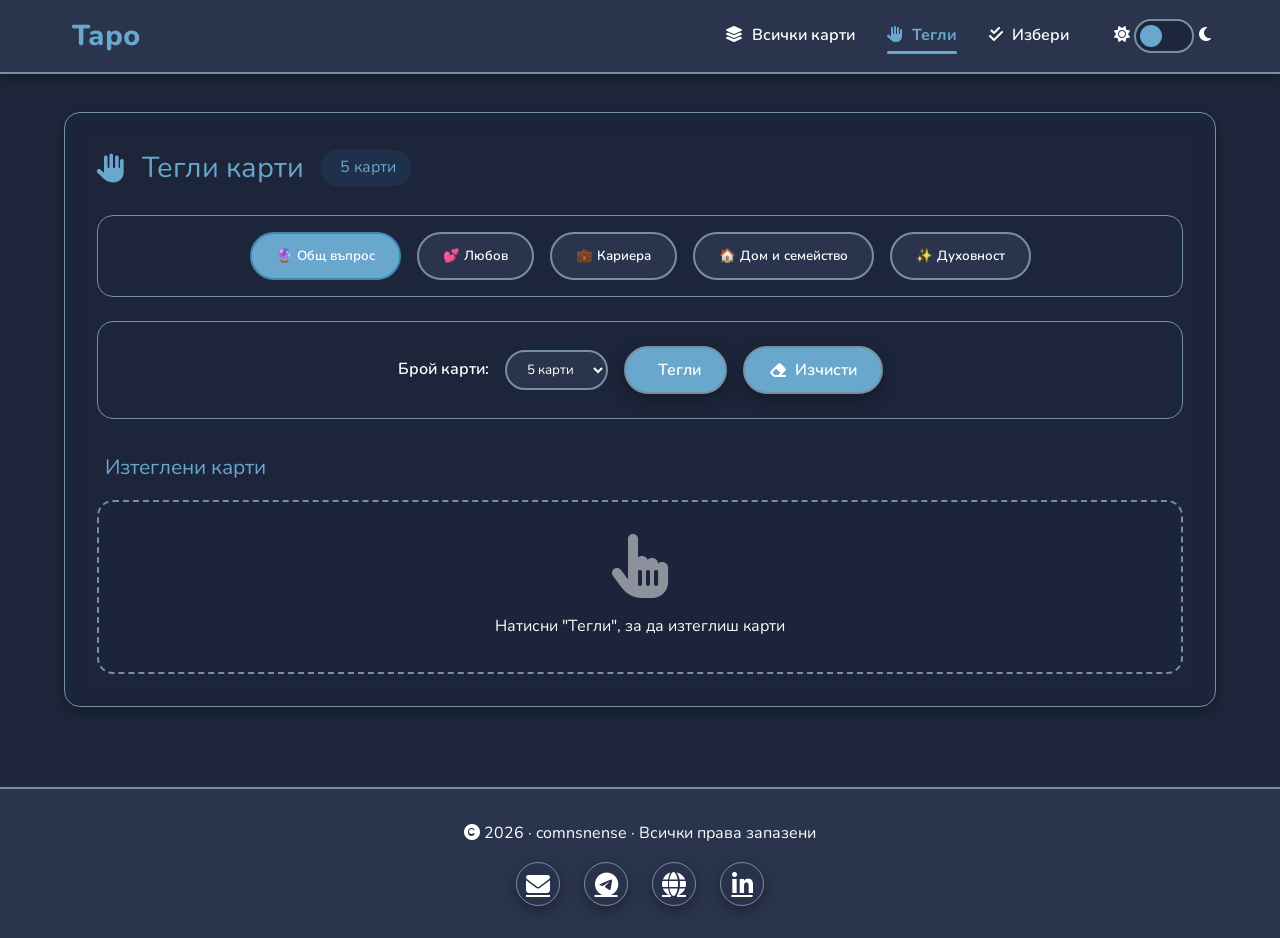
<file: tarot-project/five-cards.html>
<!DOCTYPE html>
<html lang="bg">
<head>
    <meta charset="UTF-8">
    <meta name="viewport" content="width=device-width, initial-scale=1.0, maximum-scale=1.0, user-scalable=yes">
    <meta name="theme-color" content="#1D263B">
    <meta name="apple-mobile-web-app-capable" content="yes">
    <meta name="apple-mobile-web-app-status-bar-style" content="black-translucent">
    <meta name="author" content="comnsnense">
    <meta name="copyright" content="comnsnense 2026">
    <title>🔮 Тегли карти · Таро · comnsnense</title>
    
    <!-- Font Awesome -->
    <link rel="stylesheet" href="https://cdnjs.cloudflare.com/ajax/libs/font-awesome/6.5.1/css/all.min.css">
    
    <!-- Google Fonts: Nunito -->
    <link rel="preconnect" href="https://fonts.googleapis.com">
    <link rel="preconnect" href="https://fonts.gstatic.com" crossorigin>
    <link href="https://fonts.googleapis.com/css2?family=Nunito:ital,wght@0,400;0,500;0,600;0,700;1,400;1,600&display=swap" rel="stylesheet">
    
    <!-- CSS -->
    <link rel="stylesheet" href="css/style.css">
    
    <style>
        /* Специфични стилове за five-cards */
        .drawn-card {
            display: flex;
            gap: 1.5rem;
            background-color: var(--bg-card);
            border: 2px solid var(--border-color);
            border-radius: 16px;
            padding: 1.5rem;
            margin-bottom: 1.5rem;
            box-shadow: var(--shadow);
            transition: transform 0.3s, border-color 0.3s;
            cursor: pointer;
        }
        
        .drawn-card:hover {
            transform: translateX(10px);
            border-color: var(--accent);
        }
        
        .drawn-card-image {
            flex: 0 0 120px;
        }
        
        .drawn-card-image img {
            width: 100%;
            border-radius: 8px;
            border: 2px solid var(--border-color);
            box-shadow: var(--shadow);
        }
        
        .drawn-card-content {
            flex: 1;
        }
        
        .drawn-card-header {
            display: flex;
            justify-content: space-between;
            align-items: center;
            margin-bottom: 0.8rem;
            flex-wrap: wrap;
        }
        
        .drawn-card-name {
            font-size: 1.4rem;
            font-weight: 700;
            color: var(--accent);
        }
        
        .drawn-card-keyword {
            background-color: var(--skill-bg);
            padding: 0.3rem 1rem;
            border-radius: 20px;
            border: 1px solid var(--border-color);
            font-size: 0.9rem;
            color: var(--text-primary);
        }
        
        .drawn-card-meaning {
            color: var(--text-secondary);
            line-height: 1.6;
        }
        
        .question-selector {
            display: flex;
            gap: 1rem;
            flex-wrap: wrap;
            justify-content: center;
            margin: 1.5rem 0;
            padding: 1rem;
            background-color: var(--bg-card);
            border-radius: 16px;
            border: 1px solid var(--border-color);
        }
        
        .question-btn {
            padding: 0.8rem 1.5rem;
            border-radius: 30px;
            border: 2px solid var(--border-color);
            background-color: var(--bg-secondary);
            color: var(--text-primary);
            cursor: pointer;
            transition: all 0.3s;
            font-weight: 600;
        }
        
        .question-btn:hover {
            background-color: var(--accent);
            color: white;
            border-color: var(--accent);
        }
        
        .question-btn.active {
            background-color: var(--accent);
            color: white;
            border-color: var(--accent-hover);
        }
        
        .interpretation-content {
            background-color: var(--bg-card);
            border-radius: 16px;
            padding: 1.5rem;
            border-left: 5px solid var(--accent);
            box-shadow: var(--shadow);
            margin-bottom: 2rem;
        }
        
        .interpretation-section {
            margin-bottom: 1.5rem;
            padding: 1rem;
            background-color: var(--bg-secondary);
            border-radius: 12px;
        }
        
        .interpretation-title {
            font-size: 1.2rem;
            color: var(--accent);
            margin-bottom: 0.8rem;
            font-weight: 700;
        }
        
        .interpretation-text {
            color: var(--text-secondary);
            line-height: 1.6;
        }
        
        .warning-text {
            color: #ff4444;
            font-weight: 600;
        }
        
        .blessing-text {
            color: #4CAF50;
            font-weight: 600;
        }
        
        .draw-controls {
            background-color: var(--bg-card);
            border: 1px solid var(--border-color);
            border-radius: 16px;
            padding: 1.5rem;
            margin-bottom: 2rem;
        }
        
        .cards-section {
            margin-top: 2rem;
        }
        
        .cards-section-title {
            font-size: 1.3rem;
            color: var(--accent);
            margin-bottom: 1rem;
            display: flex;
            align-items: center;
            gap: 0.5rem;
        }
        
        @media (max-width: 768px) {
            .drawn-card {
                flex-direction: column;
                gap: 1rem;
            }
            
            .drawn-card-image {
                flex: 0 0 auto;
                max-width: 150px;
                margin: 0 auto;
            }
            
            .question-selector {
                flex-direction: column;
                align-items: stretch;
            }
            
            .question-btn {
                text-align: center;
            }
        }
    </style>
</head>
<body>
    <!-- Header -->
    <header class="header">
        <a href="index.html" class="header-logo">
            <i class="fas fa-crystal-ball"></i> Таро
        </a>
        
        <!-- Mobile menu button -->
        <button class="mobile-menu-btn" id="mobileMenuBtn" aria-label="Меню">
            <i class="fas fa-bars"></i>
        </button>

        <nav>
            <ul class="nav-menu" id="navMenu">
                <li class="nav-item"><a href="index.html"><i class="fas fa-layer-group"></i> Всички карти</a></li>
                <li class="nav-item"><a href="five-cards.html" class="active"><i class="fas fa-hand"></i> Тегли</a></li>
                <li class="nav-item"><a href="select-cards.html"><i class="fas fa-check-double"></i> Избери</a></li>
                <li class="theme-switch-wrapper">
                    <span class="theme-icon"><i class="fas fa-sun"></i></span>
                    <label class="theme-switch">
                        <input type="checkbox" id="themeToggle">
                        <span class="slider round"></span>
                    </label>
                    <span class="theme-icon"><i class="fas fa-moon"></i></span>
                </li>
            </ul>
        </nav>
    </header>

    <!-- Main Container -->
    <div class="container">
        <div class="info-card">
            <div class="card-title">
                <i class="fas fa-hand"></i> Тегли карти
                <span id="statsDisplay" style="background-color: var(--skill-bg); padding: 0.3rem 1rem; border-radius: 20px; font-size: 1rem;">
                    <i class="fas fa-crystal-ball"></i> 5 карти
                </span>
            </div>
            
            <!-- Избор на тип въпрос -->
            <div class="question-selector">
                <button class="question-btn active" data-question="general">🔮 Общ въпрос</button>
                <button class="question-btn" data-question="love">💕 Любов</button>
                <button class="question-btn" data-question="career">💼 Кариера</button>
                <button class="question-btn" data-question="home">🏠 Дом и семейство</button>
                <button class="question-btn" data-question="spiritual">✨ Духовност</button>
            </div>
            
            <!-- Контроли за теглене -->
            <div class="draw-controls">
                <div style="display: flex; gap: 1rem; flex-wrap: wrap; align-items: center; justify-content: center;">
                    <label for="cardCount" style="font-weight: 600;">Брой карти:</label>
                    <select id="cardCount" style="padding: 0.5rem 1rem; border-radius: 30px; background-color: var(--bg-secondary); color: var(--text-primary); border: 2px solid var(--border-color);">
                        <option value="1">1 карта</option>
                        <option value="2">2 карти</option>
                        <option value="3">3 карти</option>
                        <option value="4">4 карти</option>
                        <option value="5" selected>5 карти</option>
                    </select>
                    <button class="btn" id="drawBtn"><i class="fas fa-crystal-ball"></i> Тегли</button>
                    <button class="btn" id="clearBtn"><i class="fas fa-eraser"></i> Изчисти</button>
                </div>
            </div>

            <!-- Панел за тълкувание (най-отгоре, след теглене) -->
            <div id="interpretationPanel" style="display: none;">
                <div class="interpretation-header" style="font-size: 1.3rem; color: var(--accent); margin-bottom: 1rem;">
                    <i class="fas fa-scroll"></i> Тълкувание
                </div>
                <div id="interpretationContent" class="interpretation-content"></div>
            </div>

            <!-- Контейнер за изтеглените карти (под тълкуването) -->
            <div id="drawnCardsContainer" class="cards-section">
                <div class="cards-section-title">
                    <i class="fas fa-crystal-ball"></i> Изтеглени карти
                </div>
                <div style="text-align: center; padding: 2rem; color: var(--text-secondary); background-color: var(--bg-card); border-radius: 16px; border: 2px dashed var(--border-color);">
                    <i class="fas fa-hand-pointer" style="font-size: 4rem; margin-bottom: 1rem; opacity: 0.5;"></i>
                    <p>Натисни "Тегли", за да изтеглиш карти</p>
                </div>
            </div>
        </div>
    </div>

    <!-- Footer -->
    <footer class="footer">
        <p>
            <i class="fas fa-copyright"></i> 2026 · comnsnense · Всички права запазени
        </p>
        <div class="footer-column">
            <ul class="social-links">
                <li class="social-link">
                    <a href="mailto:comnsense17@gmail.com" aria-label="Email" target="_blank" rel="noopener">
                        <i class="fas fa-envelope"></i>
                    </a>
                </li>
                <li class="social-link">
                    <a href="https://t.me/comnsense88" aria-label="Telegram" target="_blank" rel="noopener">
                        <i class="fab fa-telegram-plane"></i>
                    </a>
                </li>
                <li class="social-link">
                    <a href="https://cv-mirela.netlify.app/" aria-label="Website" target="_blank" rel="noopener">
                        <i class="fas fa-globe"></i>
                    </a>
                </li>
                <li class="social-link">
                    <a href="https://www.linkedin.com/in/comnsense" aria-label="LinkedIn" target="_blank" rel="noopener">
                        <i class="fab fa-linkedin-in"></i>
                    </a>
                </li>
            </ul>
        </div>
    </footer>

    <!-- JavaScript -->
    <script src="js/data.js"></script>
    <script>
        document.addEventListener('DOMContentLoaded', function() {
            // ===== ТЕМА =====
            const themeToggle = document.getElementById('themeToggle');
            const htmlElement = document.documentElement;
            
            const savedTheme = localStorage.getItem('theme');
            if (savedTheme === 'light') {
                htmlElement.setAttribute('data-theme', 'light');
                themeToggle.checked = true;
            }

            themeToggle.addEventListener('change', function() {
                if (this.checked) {
                    htmlElement.setAttribute('data-theme', 'light');
                    localStorage.setItem('theme', 'light');
                } else {
                    htmlElement.removeAttribute('data-theme');
                    localStorage.setItem('theme', 'dark');
                }
            });

            // ===== МОБИЛНО МЕНЮ =====
            const mobileMenuBtn = document.getElementById('mobileMenuBtn');
            const navMenu = document.getElementById('navMenu');
            
            mobileMenuBtn.addEventListener('click', function() {
                navMenu.classList.toggle('show');
                const icon = this.querySelector('i');
                icon.classList.toggle('fa-bars');
                icon.classList.toggle('fa-times');
            });

            document.querySelectorAll('.nav-item a').forEach(link => {
                link.addEventListener('click', function() {
                    navMenu.classList.remove('show');
                    const icon = mobileMenuBtn.querySelector('i');
                    icon.classList.add('fa-bars');
                    icon.classList.remove('fa-times');
                });
            });

            // ===== ПРОМЕНЛИВИ =====
            const drawBtn = document.getElementById('drawBtn');
            const clearBtn = document.getElementById('clearBtn');
            const cardCountSelect = document.getElementById('cardCount');
            const drawnContainer = document.getElementById('drawnCardsContainer');
            const interpretationPanel = document.getElementById('interpretationPanel');
            const interpretationContent = document.getElementById('interpretationContent');
            const statsDisplay = document.getElementById('statsDisplay');
            const questionBtns = document.querySelectorAll('.question-btn');

            let drawnCards = [];
            let currentQuestion = 'general';

            // ===== ПОМОЩНИ ФУНКЦИИ ЗА ИЗОБРАЖЕНИЯ =====
            
            function getEnglishRank(number) {
                const ranks = {
                    1: 'ace', 2: 'two', 3: 'three', 4: 'four', 5: 'five',
                    6: 'six', 7: 'seven', 8: 'eight', 9: 'nine', 10: 'ten',
                    11: 'page', 12: 'knight', 13: 'queen', 14: 'king'
                };
                return ranks[number] || 'card';
            }

            function getEnglishName(bgName) {
                const names = {
                    'Глупакът': 'fool',
                    'Магьосникът': 'magician',
                    'Върховната жрица': 'high-priestess',
                    'Императрицата': 'empress',
                    'Императорът': 'emperor',
                    'Йерофантът': 'hierophant',
                    'Влюбените': 'lovers',
                    'Колесницата': 'chariot',
                    'Силата': 'strength',
                    'Отшелникът': 'hermit',
                    'Колелото на съдбата': 'wheel-of-fortune',
                    'Справедливост': 'justice',
                    'Обесеният': 'hanged-man',
                    'Смърт': 'death',
                    'Умереност': 'temperance',
                    'Дяволът': 'devil',
                    'Кулата': 'tower',
                    'Звездата': 'star',
                    'Луната': 'moon',
                    'Слънцето': 'sun',
                    'Съд': 'judgement',
                    'Светът': 'world'
                };
                return names[bgName] || bgName.toLowerCase().replace(/[^a-z0-9]/g, '-');
            }

            function getCardImagePath(card) {
                if (!card) return 'images/placeholder.jpg';
                
                if (card.type === 'major') {
                    const num = card.number.toString().padStart(2, '0');
                    const nameEn = getEnglishName(card.name);
                    return `images/major-${num}-${nameEn}.jpg`;
                } else {
                    const num = card.number.toString().padStart(2, '0');
                    const rankEn = getEnglishRank(card.number);
                    return `images/${card.suit}-${num}-${rankEn}.jpg`;
                }
            }

            function getSuitName(card) {
                if (card.type === 'major') return 'Голям аркан';
                const suits = {
                    'wands': 'Жезли',
                    'cups': 'Чаши',
                    'swords': 'Мечове',
                    'pentacles': 'Пентакли'
                };
                return suits[card.suit] || card.suit;
            }

            // ===== УСЪВЪРШЕНСТВАНА ЛОГИКА ЗА ТЪЛКУВАНЕ (същата като в select-cards) =====

            /**
             * Правило 1: Доминираща стихия
             */
            function getDominantElement(cards) {
                const counts = {
                    wands: 0,
                    cups: 0,
                    swords: 0,
                    pentacles: 0,
                    major: 0
                };
                
                cards.forEach(card => {
                    if (card.type === 'major') {
                        counts.major++;
                    } else if (card.suit) {
                        counts[card.suit]++;
                    }
                });
                
                if (counts.major >= 3) {
                    return {
                        theme: "СЪДБОВНО",
                        advice: "Това не са ежедневни събития – Вселената ти говори. Обърни внимание на знаците."
                    };
                }
                
                if (counts.wands > counts.cups && counts.wands > counts.swords && counts.wands > counts.pentacles) {
                    return {
                        theme: "ДЕЙСТВИЕ",
                        advice: "Действай сега, не чакай. Енергията е с теб. Време е за активни стъпки."
                    };
                }
                
                if (counts.cups > counts.wands && counts.cups > counts.swords && counts.cups > counts.pentacles) {
                    return {
                        theme: "ЕМОЦИИ",
                        advice: "Слушай сърцето си. Чувствата са водещи. Довери се на интуицията."
                    };
                }
                
                if (counts.swords > counts.wands && counts.swords > counts.cups && counts.swords > counts.pentacles) {
                    return {
                        theme: "МИСЛИ И КОНФЛИКТИ",
                        advice: "Използвай ума си, но внимавай да не се нараниш. Търси истината."
                    };
                }
                
                if (counts.pentacles > counts.wands && counts.pentacles > counts.cups && counts.pentacles > counts.swords) {
                    return {
                        theme: "МАТЕРИЯ И РЕСУРСИ",
                        advice: "Грижи се за тялото и парите си. Бъди практичен и търпелив."
                    };
                }
                
                return {
                    theme: "БАЛАНС",
                    advice: "Енергиите са балансирани. Гледай отделните карти за повече информация."
                };
            }

            /**
             * Правило 2: Повтарящи се числа
             */
            function getRepeatingNumbers(cards) {
                const numberCounts = {};
                const suitsByNumber = {};
                
                cards.forEach(card => {
                    if (card.number) {
                        numberCounts[card.number] = (numberCounts[card.number] || 0) + 1;
                        if (!suitsByNumber[card.number]) suitsByNumber[card.number] = [];
                        suitsByNumber[card.number].push(getSuitName(card));
                    }
                });
                
                let result = [];
                
                for (let num in numberCounts) {
                    if (numberCounts[num] >= 2) {
                        const numberMeanings = {
                            1: "Ново начало в различни сфери",
                            2: "Избор и баланс навсякъде",
                            3: "Растеж и разширение",
                            4: "Стабилност, но и застой",
                            5: "Конфликт и криза",
                            6: "Хармония и помощ",
                            7: "Изпитание и устойчивост",
                            8: "Движение и бързина",
                            9: "Завършване и самота",
                            10: "Край и завършек на цикъл",
                            11: "Младост и нови начала",
                            12: "Действие и страст",
                            13: "Вътрешна зрялост",
                            14: "Лидерство и власт"
                        };
                        
                        let meaning = numberMeanings[num] || "Силна енергия на числото";
                        
                        if (numberCounts[num] >= 3) {
                            meaning = "⭐ МОЩЕН ФОКУС: " + meaning;
                        }
                        
                        result.push(`Число ${num} (${suitsByNumber[num].join(', ')}): ${meaning}`);
                    }
                }
                
                return result;
            }

            /**
             * Правило 3: Повтарящи се бои
             */
            function getRepeatingSuits(cards) {
                const suitCounts = {
                    wands: 0,
                    cups: 0,
                    swords: 0,
                    pentacles: 0
                };
                
                cards.forEach(card => {
                    if (card.suit) {
                        suitCounts[card.suit]++;
                    }
                });
                
                let result = [];
                
                if (suitCounts.wands >= 3) {
                    result.push("🔥 Много огнена енергия – действие, страст, но внимавай да не прегориш");
                }
                if (suitCounts.cups >= 3) {
                    result.push("💧 Силни емоции – любов, чувства, но не се дави в тях");
                }
                if (suitCounts.swords >= 3) {
                    result.push("🌪️ Прекалено много мислене – спри да анализираш и действай");
                }
                if (suitCounts.pentacles >= 3) {
                    result.push("🌍 Фокус върху материалното – не забравяй душата");
                }
                
                return result;
            }

            /**
             * Любовни комбинации (Rules 101-105)
             */
            function checkLoveCombinations(cards) {
                const cardNames = cards.map(c => c.name);
                
                // Rule 101: Съдбовна любов
                if (cardNames.includes('Влюбените') && cards.some(c => c.suit === 'cups' && c.number === 2)) {
                    if (cards.some(c => c.suit === 'cups' && c.number === 1)) {
                        return {
                            type: "СЪДБОВНА СРЕЩА",
                            description: "Това е човекът, с когото си предопределен/а да бъдеш.",
                            advice: "Не се страхувай – скочи! Вселената ви събира."
                        };
                    } else {
                        return {
                            type: "СИЛНА ВРЪЗКА",
                            description: "Много силна любовна връзка, но не задължително вечна.",
                            advice: "Наслаждавай се на момента, но не забравяй реалността."
                        };
                    }
                }
                
                // Rule 102: Разбито сърце
                if (cards.some(c => c.suit === 'swords' && c.number === 3) && 
                    cards.some(c => c.suit === 'cups' && c.number === 5)) {
                    if (cards.some(c => c.name === 'Кулата')) {
                        return {
                            type: "КАТАСТРОФАЛНА РАЗДЯЛА",
                            description: "Тежка раздяла, която разрушава всичко около теб.",
                            advice: "Позволи си да скърбиш, но знай – след това идва възраждане."
                        };
                    } else {
                        return {
                            type: "БОЛКА",
                            description: "Страдаш от любовна мъка, но ще се възстановиш.",
                            advice: "Времето лекува. Дай си нужното време."
                        };
                    }
                }
                
                // Rule 103: Токсична връзка
                if (cards.some(c => c.name === 'Дяволът')) {
                    if (cards.some(c => c.suit === 'swords' && c.number === 7) && 
                        cards.some(c => c.suit === 'pentacles' && c.number === 5)) {
                        return {
                            type: "ТОКСИЧНА ВРЪЗКА",
                            description: "Зависимост, лъжи и изтощение. Тази връзка те унищожава.",
                            advice: "Разпознай веригите и ги свали. Самотата е по-добра."
                        };
                    } else if (cards.some(c => c.suit === 'swords' && c.number === 3)) {
                        return {
                            type: "БОЛНА ЛЮБОВ",
                            description: "Обичаш човек, който не ти носи нищо добро.",
                            advice: "Обичай себе си достатъчно, за да си тръгнеш."
                        };
                    }
                }
                
                // Rule 104: Връщане на бивш
                if (cards.some(c => c.suit === 'cups' && c.number === 6)) {
                    if (cards.some(c => c.suit === 'cups' && c.number === 2)) {
                        if (cards.some(c => c.name === 'Слънцето')) {
                            return {
                                type: "ЩАСТЛИВО ЗАВРЪЩАНЕ",
                                description: "Бивш партньор се връща и този път нещата изглеждат добре.",
                                advice: "Отвори сърцето си, но внимавай да не повтаряш стари грешки."
                            };
                        } else {
                            return {
                                type: "ВРЪЗКА ОТ МИНАЛОТО",
                                description: "Някой от миналото се появява отново в живота ти.",
                                advice: "Помисли дали това е добре за теб сега."
                            };
                        }
                    }
                }
                
                // Rule 105: Брак и семейство
                if (cards.some(c => c.suit === 'cups' && c.number === 10) && 
                    cards.some(c => c.suit === 'wands' && c.number === 4)) {
                    if (cards.some(c => c.name === 'Йерофантът')) {
                        return {
                            type: "СВАТБА",
                            description: "Предстои брак, сватба, официално обвързване.",
                            advice: "Това е важно решение – увери се, че си готов/а."
                        };
                    } else {
                        return {
                            type: "СЕМЕЙНО ЩАСТИЕ",
                            description: "Хармония в семейството, щастлив дом.",
                            advice: "Цени тези моменти, те са безценни."
                        };
                    }
                }
                
                return null;
            }

            /**
             * Кариерни комбинации (Rules 201-205)
             */
            function checkCareerCombinations(cards) {
                // Rule 201: Голям успех
                if (cards.some(c => c.suit === 'wands' && c.number === 6)) {
                    if (cards.some(c => c.suit === 'pentacles' && c.number === 1) && 
                        cards.some(c => c.name === 'Светът')) {
                        return {
                            type: "МЕЖДУНАРОДЕН УСПЕХ",
                            description: "Огромен успех, признание, може би работа в чужбина.",
                            advice: "Приеми наградата – заслужил си я!"
                        };
                    } else if (cards.some(c => c.suit === 'pentacles' && c.number === 10)) {
                        return {
                            type: "ФИНАНСОВ УСПЕХ",
                            description: "Голяма печалба, бонус, повишение.",
                            advice: "Управлявай парите си мъдро."
                        };
                    }
                }
                
                // Rule 202: Финансова криза
                if (cards.some(c => c.suit === 'pentacles' && c.number === 5)) {
                    if (cards.some(c => c.suit === 'wands' && c.number === 10) && 
                        cards.some(c => c.name === 'Луната')) {
                        return {
                            type: "ТЕЖКА КРИЗА",
                            description: "Финансов срив, дългове, не виждаш изход.",
                            advice: "Потърси помощ – има хора, които искат да ти помогнат."
                        };
                    } else {
                        return {
                            type: "ФИНАНСОВИ ТРУДНОСТИ",
                            description: "Труден период, но временен.",
                            advice: "Бъди търпелив и пестелив. Това ще отмине."
                        };
                    }
                }
                
                // Rule 203: Стартиране на бизнес
                if (cards.some(c => c.suit === 'wands' && c.number === 1)) {
                    if (cards.some(c => c.suit === 'pentacles' && c.number === 8) && 
                        cards.some(c => c.name === 'Императорът')) {
                        return {
                            type: "УСПЕШЕН СТАРТ",
                            description: "Имаш идея, упоритост и структура – идеален старт.",
                            advice: "Действай! Това е моментът."
                        };
                    } else {
                        return {
                            type: "НОВА ИДЕЯ",
                            description: "Имаш нова идея, но трябва да работиш върху нея.",
                            advice: "Планирай добре, после действай."
                        };
                    }
                }
                
                // Rule 204: Смяна на работа
                if (cards.some(c => c.suit === 'swords' && c.number === 8)) {
                    if (cards.some(c => c.suit === 'swords' && c.number === 6)) {
                        if (cards.some(c => c.name === 'Колесницата')) {
                            return {
                                type: "ОСВОБОЖДЕНИЕ",
                                description: "Излизаш от ситуация, в която си бил в капан. Нова работа те чака.",
                                advice: "Поеми контрола и тръгни напред с увереност."
                            };
                        } else {
                            return {
                                type: "ПРЕХОД",
                                description: "Сменяш работата, но процесът е бавен.",
                                advice: "Търпение – промяната идва."
                            };
                        }
                    }
                }
                
                // Rule 205: Наследство
                if (cards.some(c => c.suit === 'pentacles' && c.number === 10)) {
                    if (cards.some(c => c.suit === 'pentacles' && c.number === 4) && 
                        cards.some(c => c.name === 'Смърт')) {
                        return {
                            type: "НАСЛЕДСТВО",
                            description: "Получаваш наследство след смърт на роднина.",
                            advice: "Внимавай за кавги в семейството около парите."
                        };
                    }
                }
                
                return null;
            }

            /**
             * Дом и семейство комбинации (Rules 301-302)
             */
            function checkHomeCombinations(cards) {
                // Rule 301: Купуване на имот
                if (cards.some(c => c.suit === 'pentacles' && c.number === 1)) {
                    if (cards.some(c => c.suit === 'pentacles' && c.number === 10) && 
                        cards.some(c => c.suit === 'wands' && c.number === 4)) {
                        return {
                            type: "НОВ ДОМ",
                            description: "Купуваш нов дом, преместване, нова собственост.",
                            advice: "Добра инвестиция! Това е важно решение за бъдещето."
                        };
                    }
                }
                
                // Rule 302: Семеен конфликт
                if (cards.some(c => c.suit === 'wands' && c.number === 5)) {
                    if (cards.some(c => c.suit === 'swords' && c.number === 3)) {
                        if (cards.some(c => c.suit === 'swords' && c.number === 7)) {
                            return {
                                type: "СЕМЕЙНА ВОЙНА",
                                description: "Тежки кавги в семейството, тайни, лъжи, наранявания.",
                                advice: "Истината ще излезе. Понякога трябва да се дистанцираш."
                            };
                        }
                    }
                }
                
                return null;
            }

            /**
             * Духовни комбинации (Rules 401-403)
             */
            function checkSpiritualCombinations(cards) {
                // Rule 401: Духовно пробуждане
                if (cards.some(c => c.name === 'Върховната жрица')) {
                    if (cards.some(c => c.name === 'Луната') && 
                        cards.some(c => c.name === 'Звездата')) {
                        return {
                            type: "ДУХОВНО ПРОБУЖДАНЕ",
                            description: "Силна интуиция, сънища, психични преживявания.",
                            advice: "Записвай сънищата си. Довери се на вътрешния глас."
                        };
                    } else {
                        return {
                            type: "ИНТУИЦИЯ",
                            description: "Интуицията ти е силна – слушай я.",
                            advice: "Медитацията ще ти помогне да се свържеш с нея."
                        };
                    }
                }
                
                // Rule 402: Тъмна нощ на душата
                if (cards.some(c => c.suit === 'swords' && c.number === 9)) {
                    if (cards.some(c => c.name === 'Отшелникът') && 
                        cards.some(c => c.name === 'Луната')) {
                        return {
                            type: "ДУХОВНА КРИЗА",
                            description: "Дълбока депресия, тревога, чувстваш се сам и изгубен.",
                            advice: "Това е преход. Светлината идва, но трябва да минеш през мрака."
                        };
                    }
                }
                
                // Rule 403: Прозрение
                if (cards.some(c => c.suit === 'swords' && c.number === 1)) {
                    if (cards.some(c => c.name === 'Слънцето') && 
                        cards.some(c => c.name === 'Магьосникът')) {
                        return {
                            type: "ПРОЗРЕНИЕ",
                            description: "Внезапно разбиране – виждаш истината с невероятна яснота.",
                            advice: "Сега знаеш какво да правиш. Действай!"
                        };
                    }
                }
                
                return null;
            }

            /**
             * Предупредителни сигнали (Rules 501-503)
             */
            function checkWarningCombinations(cards) {
                // Rule 501: Предателство
                if (cards.some(c => c.suit === 'swords' && c.number === 7)) {
                    if (cards.some(c => c.suit === 'swords' && c.number === 3) && 
                        cards.some(c => c.name === 'Дяволът')) {
                        return {
                            type: "ПРЕДАТЕЛСТВО",
                            description: "Някой ти подготвя предателство. Има тайни и лъжи.",
                            warning: "Пази гърба си! Не споделяй тайни с никого."
                        };
                    }
                }
                
                // Rule 502: Болест
                if (cards.some(c => c.suit === 'pentacles' && c.number === 5)) {
                    if (cards.some(c => c.suit === 'swords' && c.number === 4)) {
                        if (cards.some(c => c.name === 'Смърт')) {
                            return {
                                type: "СЕРИОЗНО ЗАБОЛЯВАНЕ",
                                description: "Здравословни проблеми, нужда от лечение и почивка.",
                                warning: "Посети лекар! Не отлагай!"
                            };
                        } else {
                            return {
                                type: "ЗДРАВОСЛОВЕН ПРОБЛЕМ",
                                description: "Имаш нужда да се грижиш повече за тялото си.",
                                advice: "Отдели време за почивка и профилактика."
                            };
                        }
                    }
                }
                
                // Rule 503: Измама
                if (cards.some(c => c.suit === 'cups' && c.number === 7)) {
                    if (cards.some(c => c.name === 'Луната') && 
                        cards.some(c => c.suit === 'swords' && c.number === 7)) {
                        return {
                            type: "ИЗМАМА",
                            description: "Нещо не е каквото изглежда. Лъжат те или се самозалъгваш.",
                            warning: "Проверявай всичко два пъти! Не подписвай нищо!"
                        };
                    }
                }
                
                return null;
            }

            /**
             * Щастливи комбинации (Rules 601-602)
             */
            function checkBlessingCombinations(cards) {
                // Rule 601: Джакпот
                if (cards.some(c => c.name === 'Слънцето')) {
                    if (cards.some(c => c.suit === 'cups' && c.number === 10) && 
                        cards.some(c => c.suit === 'wands' && c.number === 6) && 
                        cards.some(c => c.name === 'Светът')) {
                        return {
                            type: "ДЖЕКПОТ",
                            description: "Всичко, което си искал, се сбъдва едновременно.",
                            blessing: "Наслаждавай се! Ти заслужаваш този момент!"
                        };
                    }
                }
                
                // Rule 602: Закрила
                if (cards.some(c => c.name === 'Силата')) {
                    if (cards.some(c => c.suit === 'wands' && c.number === 6) && 
                        cards.some(c => c.suit === 'wands' && c.number === 9)) {
                        return {
                            type: "ЗАКРИЛА",
                            description: "Въпреки трудностите, ще издържиш. Имаш закрила отгоре.",
                            blessing: "Дръж се – победата е близо!"
                        };
                    }
                }
                
                return null;
            }

            /**
             * Основна функция за тълкуване
             */
            function interpretCards(cards, questionType) {
                if (!cards || cards.length === 0) {
                    return '<p>Няма избрани карти.</p>';
                }
                
                // Стъпка 1: Доминираща стихия
                const dominant = getDominantElement(cards);
                
                // Стъпка 2: Повтарящи се числа
                const repeatingNumbers = getRepeatingNumbers(cards);
                
                // Стъпка 3: Повтарящи се бои
                const repeatingSuits = getRepeatingSuits(cards);
                
                // Стъпка 4: Специални комбинации според типа въпрос
                let specialCombo = null;
                
                if (questionType === 'love' || questionType === 'general') {
                    specialCombo = checkLoveCombinations(cards);
                }
                
                if ((questionType === 'career' || questionType === 'general') && !specialCombo) {
                    specialCombo = checkCareerCombinations(cards);
                }
                
                if ((questionType === 'home' || questionType === 'general') && !specialCombo) {
                    specialCombo = checkHomeCombinations(cards);
                }
                
                if ((questionType === 'spiritual' || questionType === 'general') && !specialCombo) {
                    specialCombo = checkSpiritualCombinations(cards);
                }
                
                // Стъпка 5: Предупреждения и благословии
                const warning = checkWarningCombinations(cards);
                const blessing = checkBlessingCombinations(cards);
                
                // Стъпка 6: Изграждане на отговора
                let html = '';
                
                // Основна тема
                html += `
                    <div class="interpretation-section">
                        <div class="interpretation-title">🎯 Основна тема</div>
                        <div class="interpretation-text">
                            <strong>${dominant.theme}</strong><br>
                            ${dominant.advice}
                        </div>
                    </div>
                `;
                
                // Специална комбинация (ако има)
                if (specialCombo) {
                    html += `
                        <div class="interpretation-section">
                            <div class="interpretation-title">⭐ Специална комбинация: ${specialCombo.type}</div>
                            <div class="interpretation-text">
                                ${specialCombo.description}<br>
                                ${specialCombo.advice || specialCombo.warning || ''}
                            </div>
                        </div>
                    `;
                }
                
                // Повтарящи се числа
                if (repeatingNumbers.length > 0) {
                    html += `
                        <div class="interpretation-section">
                            <div class="interpretation-title">🔢 Повтарящи се числа</div>
                            <div class="interpretation-text">
                                ${repeatingNumbers.map(n => `<div>• ${n}</div>`).join('')}
                            </div>
                        </div>
                    `;
                }
                
                // Повтарящи се бои
                if (repeatingSuits.length > 0) {
                    html += `
                        <div class="interpretation-section">
                            <div class="interpretation-title">🎨 Повтарящи се бои</div>
                            <div class="interpretation-text">
                                ${repeatingSuits.map(s => `<div>• ${s}</div>`).join('')}
                            </div>
                        </div>
                    `;
                }
                
                // Предупреждение
                if (warning) {
                    html += `
                        <div class="interpretation-section">
                            <div class="interpretation-title warning-text">⚠️ ВНИМАНИЕ: ${warning.type}</div>
                            <div class="interpretation-text">
                                ${warning.description}<br>
                                <strong class="warning-text">${warning.warning || warning.advice || ''}</strong>
                            </div>
                        </div>
                    `;
                }
                
                // Благословия
                if (blessing) {
                    html += `
                        <div class="interpretation-section">
                            <div class="interpretation-title blessing-text">✨ БЛАГОСЛОВИЯ: ${blessing.type}</div>
                            <div class="interpretation-text">
                                ${blessing.description}<br>
                                <strong class="blessing-text">${blessing.blessing || blessing.advice || ''}</strong>
                            </div>
                        </div>
                    `;
                }
                
                return html;
            }

            // ===== ОСНОВНА ЛОГИКА ЗА ТЕГЛЕНЕ =====
            
            questionBtns.forEach(btn => {
                btn.addEventListener('click', function() {
                    questionBtns.forEach(b => b.classList.remove('active'));
                    this.classList.add('active');
                    currentQuestion = this.dataset.question;
                    
                    // Ако има изтеглени карти, обнови тълкуванието
                    if (drawnCards.length > 0) {
                        interpretationContent.innerHTML = interpretCards(drawnCards, currentQuestion);
                    }
                });
            });

            drawBtn.addEventListener('click', drawCards);
            clearBtn.addEventListener('click', clearCards);

            function drawCards() {
                const count = parseInt(cardCountSelect.value);
                const shuffled = [...allCards].sort(() => 0.5 - Math.random());
                drawnCards = shuffled.slice(0, count);
                
                // Първо показваме тълкуването
                interpretationContent.innerHTML = interpretCards(drawnCards, currentQuestion);
                interpretationPanel.style.display = 'block';
                
                // След това показваме картите
                displayCards();
                
                statsDisplay.innerHTML = `<i class="fas fa-crystal-ball"></i> ${count} карти`;
                
                // Скрол до тълкуването
                interpretationPanel.scrollIntoView({ behavior: 'smooth' });
            }

            function displayCards() {
                let html = '';
                drawnCards.forEach((card, index) => {
                    const imagePath = getCardImagePath(card);
                    html += `
                        <div class="drawn-card" onclick="showCardDetail(${index})">
                            <div class="drawn-card-image">
                                <img src="${imagePath}" alt="${card.name}" onerror="this.src='images/placeholder.jpg';">
                            </div>
                            <div class="drawn-card-content">
                                <div class="drawn-card-header">
                                    <span class="drawn-card-name">${card.name}</span>
                                    <span class="drawn-card-keyword">${card.keyword}</span>
                                </div>
                                <div class="drawn-card-meaning">${card.meaning.substring(0, 120)}${card.meaning.length > 120 ? '...' : ''}</div>
                            </div>
                        </div>
                    `;
                });
                drawnContainer.innerHTML = `
                    <div class="cards-section-title">
                        <i class="fas fa-crystal-ball"></i> Изтеглени карти
                    </div>
                    ${html}
                `;
            }

            window.showCardDetail = function(index) {
                const card = drawnCards[index];
                interpretationContent.innerHTML = `
                    <div class="interpretation-section">
                        <div class="interpretation-title">🔍 Детайли за карта ${index + 1}</div>
                        <div class="interpretation-text">
                            <strong style="color: var(--accent); font-size: 1.2rem;">${card.name}</strong>
                            <p><em>${card.keyword}</em></p>
                            <hr style="border-color: var(--border-color); margin: 1rem 0;">
                            <p>${card.meaning}</p>
                        </div>
                    </div>
                    <div style="margin-top: 1rem;">
                        <button class="btn" onclick="showFullInterpretation()"><i class="fas fa-arrow-left"></i> Назад към общото тълкуване</button>
                    </div>
                `;
            };

            window.showFullInterpretation = function() {
                interpretationContent.innerHTML = interpretCards(drawnCards, currentQuestion);
            };

            function clearCards() {
                drawnCards = [];
                drawnContainer.innerHTML = `
                    <div class="cards-section-title">
                        <i class="fas fa-crystal-ball"></i> Изтеглени карти
                    </div>
                    <div style="text-align: center; padding: 2rem; color: var(--text-secondary); background-color: var(--bg-card); border-radius: 16px; border: 2px dashed var(--border-color);">
                        <i class="fas fa-hand-pointer" style="font-size: 4rem; margin-bottom: 1rem; opacity: 0.5;"></i>
                        <p>Натисни "Тегли", за да изтеглиш карти</p>
                    </div>
                `;
                interpretationPanel.style.display = 'none';
            }
        });
    </script>
</body>
</html>
</file>
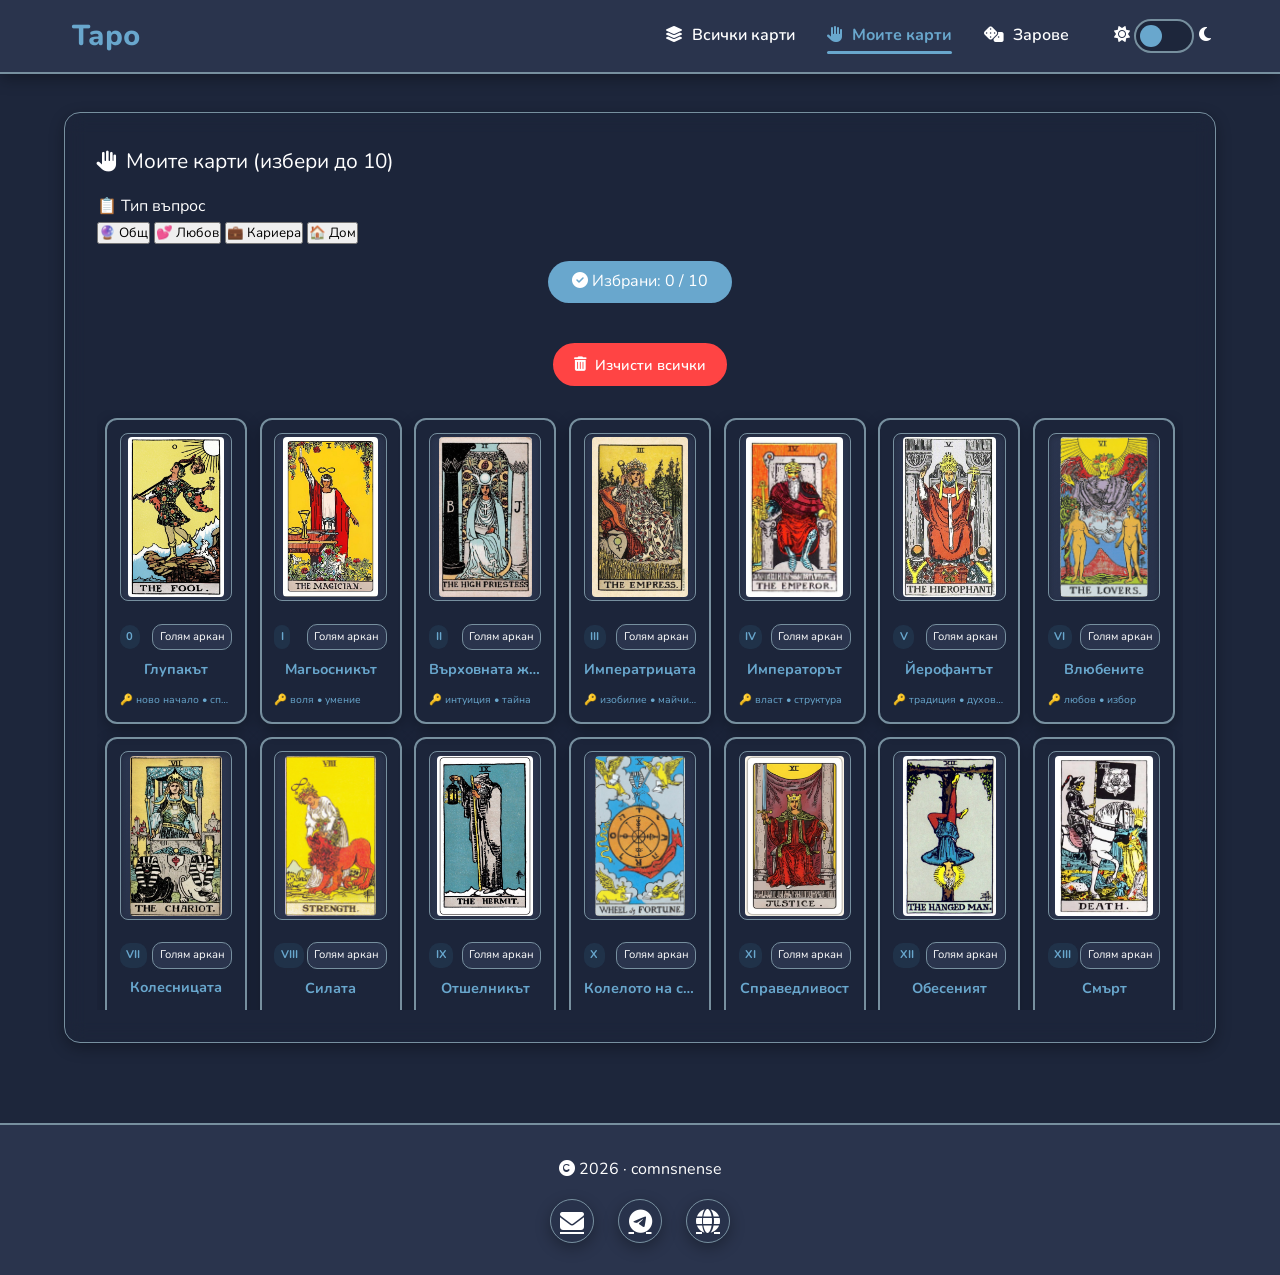
<file: tarot-project/mycards.html>
<!DOCTYPE html>
<html lang="bg">
<head>
    <meta charset="UTF-8">
    <meta name="viewport" content="width=device-width, initial-scale=1.0, maximum-scale=1.0, user-scalable=yes">
    <meta name="theme-color" content="#1D263B">
    <meta name="author" content="comnsnense">
    <meta name="copyright" content="comnsnense 2026">
    <title>🔮 Моите карти · Избери до 10 карти</title>
    <link rel="stylesheet" href="https://cdnjs.cloudflare.com/ajax/libs/font-awesome/6.5.1/css/all.min.css">
    <link rel="preconnect" href="https://fonts.googleapis.com">
    <link rel="preconnect" href="https://fonts.gstatic.com" crossorigin>
    <link href="https://fonts.googleapis.com/css2?family=Nunito:ital,wght@0,400;0,500;0,600;0,700;1,400;1,600&display=swap" rel="stylesheet">
    <link rel="stylesheet" href="css/style.css">
    <style>
        /* Специфични стилове за mycards */
        .page-title {
            font-size: 1.3rem;
            margin-bottom: 1rem;
            display: flex;
            align-items: center;
            gap: 0.5rem;
            flex-wrap: wrap;
        }

        .selected-counter {
            background-color: var(--accent);
            color: white;
            padding: 0.5rem 1.5rem;
            border-radius: 30px;
            font-size: 1rem;
            display: inline-block;
            margin: 1rem 0;
        }

        .selected-card-keywords {
            font-size: 0.65rem;
            color: var(--accent);
            margin-top: 0.2rem;
            white-space: nowrap;
            overflow: hidden;
            text-overflow: ellipsis;
        }

        .interpretation-card-detail {
            display: flex;
            gap: 1rem;
            margin-bottom: 1rem;
            padding: 0.8rem;
            background-color: var(--bg-secondary);
            border-radius: 12px;
            border: 1px solid var(--border-color);
            align-items: center;
            transition: transform 0.2s ease, border-color 0.2s ease;
            cursor: pointer;
        }

        .interpretation-card-detail:hover {
            transform: translateX(5px);
            border-color: var(--accent);
        }

        .interpretation-card-image {
            width: 60px;
            height: 90px;
            object-fit: contain;
            background-color: var(--bg-card);
            border-radius: 6px;
            border: 1px solid var(--border-color);
            flex-shrink: 0;
        }

        .interpretation-card-info {
            flex: 1;
            min-width: 0; /* За да работи text-overflow */
        }

        .interpretation-card-name {
            font-weight: 700;
            color: var(--accent);
            font-size: 1rem;
            white-space: nowrap;
            overflow: hidden;
            text-overflow: ellipsis;
        }

        .interpretation-card-keywords {
            font-size: 0.8rem;
            color: var(--text-secondary);
            margin: 0.2rem 0;
            white-space: nowrap;
            overflow: hidden;
            text-overflow: ellipsis;
        }

        .interpretation-card-meaning {
            font-size: 0.8rem;
            color: var(--text-primary);
            opacity: 0.9;
            display: -webkit-box;
            -webkit-line-clamp: 2;
            -webkit-box-orient: vertical;
            overflow: hidden;
        }

        /* Стилове за тълкуване */
        .interpretation-section {
            margin-bottom: 1.2rem;
            padding: 1rem;
            background-color: var(--bg-secondary);
            border-radius: 12px;
            border-left: 4px solid var(--accent);
            transition: all 0.2s ease;
        }

        .interpretation-section:hover {
            background-color: var(--bg-card);
            transform: translateX(3px);
        }

        .rule-tag {
            display: inline-block;
            background-color: var(--accent);
            color: white;
            font-size: 0.7rem;
            padding: 0.2rem 0.5rem;
            border-radius: 12px;
            margin-bottom: 0.5rem;
        }

        .interpretation-title {
            font-size: 1.1rem;
            color: var(--accent);
            margin-bottom: 0.5rem;
            font-weight: 700;
        }

        .interpretation-text {
            color: var(--text-secondary);
            font-size: 0.95rem;
            line-height: 1.6;
            margin-bottom: 0.5rem;
        }

        .rule-advice {
            color: var(--success);
            font-size: 0.95rem;
            font-style: italic;
            margin-top: 0.5rem;
            padding: 0.5rem;
            background-color: var(--skill-bg);
            border-radius: 8px;
            border-left: 3px solid var(--success);
        }

        .rule-warning {
            color: var(--danger);
            font-size: 0.95rem;
            font-weight: 600;
            margin-top: 0.5rem;
            padding: 0.5rem;
            background-color: var(--skill-bg);
            border-radius: 8px;
            border-left: 3px solid var(--danger);
        }

        .rule-blessing {
            color: var(--success);
            font-size: 0.95rem;
            font-weight: 600;
            margin-top: 0.5rem;
            padding: 0.5rem;
            background-color: var(--skill-bg);
            border-radius: 8px;
            border-left: 3px solid var(--success);
        }

        /* Timeline */
        .timeline-container {
            display: flex;
            flex-direction: column;
            gap: 0.8rem;
            margin-top: 0.8rem;
        }

        .timeline-item {
            display: flex;
            align-items: center;
            gap: 0.8rem;
            padding: 0.5rem;
            background-color: var(--bg-card);
            border-radius: 8px;
        }

        .timeline-badge {
            width: 50px;
            height: 50px;
            border-radius: 8px;
            overflow: hidden;
            flex-shrink: 0;
        }

        .timeline-badge img {
            width: 100%;
            height: 100%;
            object-fit: contain;
        }

        .timeline-info {
            flex: 1;
            min-width: 0;
        }

        .timeline-label {
            font-size: 0.8rem;
            color: var(--accent);
            text-transform: uppercase;
        }

        .timeline-card {
            font-weight: 600;
            color: var(--text-primary);
            white-space: nowrap;
            overflow: hidden;
            text-overflow: ellipsis;
        }

        /* Element badges */
        .elemental-badge {
            display: inline-block;
            padding: 0.2rem 0.8rem;
            border-radius: 20px;
            font-size: 0.8rem;
            font-weight: 600;
            margin-right: 0.3rem;
        }

        .element-fire { background-color: var(--wands); color: white; }
        .element-water { background-color: var(--cups); color: white; }
        .element-air { background-color: var(--swords); color: white; }
        .element-earth { background-color: var(--pentacles); color: white; }
        .element-major { background-color: var(--major); color: white; }

        /* Action buttons */
        .action-buttons {
            display: flex;
            gap: 1rem;
            justify-content: center;
            margin: 1.5rem 0;
            flex-wrap: wrap;
        }

        .action-btn {
            padding: 0.6rem 1.2rem;
            border-radius: 30px;
            border: 2px solid var(--border-color);
            background-color: var(--bg-secondary);
            color: var(--text-primary);
            cursor: pointer;
            transition: all 0.3s;
            font-weight: 600;
            font-size: 0.9rem;
            display: flex;
            align-items: center;
            gap: 0.5rem;
        }

        .action-btn:hover {
            background-color: var(--accent);
            color: white;
            border-color: var(--accent);
            transform: translateY(-2px);
        }

        .action-btn.clear-btn {
            background-color: var(--danger);
            color: white;
            border-color: var(--danger);
        }

        .action-btn.clear-btn:hover {
            background-color: #ff6666;
            border-color: #ff6666;
        }

        /* Interpretation sections */
        .interpretation-rules {
            margin-bottom: 2rem;
            padding: 1.5rem;
            background-color: var(--bg-secondary);
            border-radius: 16px;
            border: 2px solid var(--accent);
        }

        .interpretation-rules-header {
            font-size: 1.3rem;
            color: var(--accent);
            margin-bottom: 1.2rem;
            display: flex;
            align-items: center;
            gap: 0.5rem;
            border-bottom: 1px solid var(--border-color);
            padding-bottom: 0.8rem;
            flex-wrap: wrap;
        }

        .cards-section {
            margin-top: 2rem;
            padding-top: 1rem;
            border-top: 2px dashed var(--border-color);
        }

        .cards-section-header {
            font-size: 1.2rem;
            color: var(--accent);
            margin-bottom: 1rem;
            display: flex;
            align-items: center;
            gap: 0.5rem;
        }

        /* Selectable cards grid */
        .cards-grid.select-grid {
            grid-template-columns: repeat(auto-fill, minmax(140px, 1fr));
            gap: 0.8rem;
        }

        .selectable-card {
            background-color: var(--bg-card);
            border: 2px solid var(--border-color);
            border-radius: 12px;
            padding: 0.8rem;
            cursor: pointer;
            transition: all 0.3s ease;
            display: flex;
            flex-direction: column;
            gap: 0.3rem;
            position: relative;
            height: 100%;
        }

        .selectable-card:hover {
            transform: translateY(-3px);
            border-color: var(--accent);
        }

        .selectable-card.selected {
            border-color: var(--accent);
            background-color: var(--bg-secondary);
            box-shadow: 0 0 15px var(--accent);
        }

        .card-image-container {
            width: 100%;
            aspect-ratio: 2/3;
            background-color: var(--bg-secondary);
            border-radius: 8px;
            overflow: hidden;
            border: 1px solid var(--border-color);
            display: flex;
            align-items: center;
            justify-content: center;
            padding: 0.2rem;
        }

        .card-image {
            max-width: 100%;
            max-height: 100%;
            width: auto;
            height: auto;
            object-fit: contain;
            display: block;
            border-radius: 4px;
        }

        .card-number-badge {
            font-size: 0.7rem;
            font-weight: 700;
            color: var(--accent);
            background-color: var(--skill-bg);
            padding: 0.2rem 0.4rem;
            border-radius: 10px;
        }

        .card-suit-badge {
            font-size: 0.7rem;
            background-color: var(--bg-secondary);
            padding: 0.2rem 0.4rem;
            border-radius: 10px;
            color: var(--text-secondary);
            border: 1px solid var(--border-color);
        }

        .selected-check {
            position: absolute;
            top: 0.3rem;
            right: 0.3rem;
            background-color: var(--accent);
            border-radius: 50%;
            width: 22px;
            height: 22px;
            display: flex;
            align-items: center;
            justify-content: center;
            color: white;
            font-size: 0.7rem;
            box-shadow: 0 2px 5px rgba(0,0,0,0.3);
            z-index: 10;
        }

        .selected-cards-horizontal {
            display: flex;
            gap: 0.8rem;
            overflow-x: auto;
            padding: 1rem 0.5rem;
            margin-bottom: 1.5rem;
            scrollbar-width: thin;
            background-color: var(--bg-card);
            border-radius: 12px;
            border: 1px solid var(--border-color);
            -webkit-overflow-scrolling: touch;
        }

        .selected-card-item {
            min-width: 90px;
            width: 90px;
            background-color: var(--bg-secondary);
            border: 2px solid var(--border-color);
            border-radius: 12px;
            padding: 0.5rem;
            position: relative;
            cursor: pointer;
            transition: all 0.3s;
            flex-shrink: 0;
        }

        .selected-card-item:hover {
            border-color: var(--danger);
            transform: scale(1.02);
        }

        .selected-card-number {
            position: absolute;
            top: -5px;
            left: -5px;
            background-color: var(--accent);
            color: white;
            width: 22px;
            height: 22px;
            border-radius: 50%;
            display: flex;
            align-items: center;
            justify-content: center;
            font-size: 0.7rem;
            font-weight: bold;
            box-shadow: 0 2px 5px rgba(0,0,0,0.3);
            z-index: 5;
        }

        .selected-card-remove {
            position: absolute;
            top: -5px;
            right: -5px;
            background-color: var(--danger);
            border-radius: 50%;
            width: 20px;
            height: 20px;
            display: flex;
            align-items: center;
            justify-content: center;
            color: white;
            font-size: 0.6rem;
            box-shadow: 0 2px 5px rgba(0,0,0,0.3);
            z-index: 5;
        }

        /* ===== МОБИЛНА ОПТИМИЗАЦИЯ ===== */
        @media (max-width: 768px) {
            .page-title {
                font-size: 1.2rem;
            }

            .selected-counter {
                font-size: 0.9rem;
                padding: 0.4rem 1rem;
            }

            /* Пренареждане на детайлите на картите */
            .interpretation-card-detail {
                flex-direction: column;
                align-items: flex-start;
                gap: 0.5rem;
                padding: 0.8rem;
            }

            .interpretation-card-image {
                width: 100%;
                height: auto;
                max-height: 100px;
                object-fit: contain;
            }

            .interpretation-card-name {
                font-size: 0.95rem;
            }

            .interpretation-card-keywords {
                font-size: 0.75rem;
                white-space: normal;
                display: -webkit-box;
                -webkit-line-clamp: 2;
                -webkit-box-orient: vertical;
            }

            .interpretation-card-meaning {
                font-size: 0.75rem;
                -webkit-line-clamp: 3;
            }

            /* Намаляване на размерите на шрифтовете */
            .interpretation-title {
                font-size: 1rem;
            }

            .interpretation-text {
                font-size: 0.85rem;
            }

            .rule-tag {
                font-size: 0.65rem;
            }

            /* Времева линия */
            .timeline-item {
                gap: 0.5rem;
            }

            .timeline-badge {
                width: 40px;
                height: 40px;
            }

            .timeline-label {
                font-size: 0.7rem;
            }

            .timeline-card {
                font-size: 0.85rem;
            }

            /* Бутоните да са по-големи за лесно докосване */
            .action-btn {
                padding: 0.8rem 1rem;
                font-size: 1rem;
                width: 100%;
                justify-content: center;
            }

            .action-buttons {
                flex-direction: column;
                gap: 0.5rem;
            }

            /* Секции */
            .interpretation-rules {
                padding: 1rem;
            }

            .interpretation-rules-header {
                font-size: 1.1rem;
                margin-bottom: 1rem;
            }

            .cards-section-header {
                font-size: 1rem;
            }

            /* Grid за избор на карти */
            .cards-grid.select-grid {
                grid-template-columns: repeat(2, 1fr);
                gap: 0.5rem;
            }

            .selectable-card {
                padding: 0.5rem;
            }

            .card-number-badge, .card-suit-badge {
                font-size: 0.6rem;
                padding: 0.1rem 0.3rem;
            }

            .card-name {
                font-size: 0.8rem;
            }

            .selected-card-keywords {
                font-size: 0.6rem;
            }

            .selected-check {
                width: 20px;
                height: 20px;
                font-size: 0.6rem;
            }

            /* Хоризонтален списък с избрани карти */
            .selected-cards-horizontal {
                padding: 0.5rem;
                gap: 0.5rem;
            }

            .selected-card-item {
                min-width: 70px;
                width: 70px;
                padding: 0.3rem;
            }

            .selected-card-number, .selected-card-remove {
                width: 18px;
                height: 18px;
                font-size: 0.5rem;
            }
        }

        @media (max-width: 480px) {
            .interpretation-card-image {
                max-height: 80px;
            }

            .cards-grid.select-grid {
                grid-template-columns: repeat(2, 1fr);
            }

            .selected-card-item {
                min-width: 60px;
                width: 60px;
            }

            .interpretation-rules-header {
                font-size: 1rem;
            }

            .interpretation-section {
                padding: 0.8rem;
            }
        }
    </style>
</head>
<body>
    <header class="header">
        <a href="index.html" class="header-logo">
            <i class="fas fa-crystal-ball"></i> Таро
        </a>
        <button class="mobile-menu-btn" id="mobileMenuBtn" aria-label="Меню">
            <i class="fas fa-bars"></i>
        </button>
        <nav>
            <ul class="nav-menu" id="navMenu">
                <li class="nav-item"><a href="index.html"><i class="fas fa-layer-group"></i> Всички карти</a></li>
                <li class="nav-item"><a href="mycards.html" class="active"><i class="fas fa-hand"></i> Моите карти</a></li>
                <li class="nav-item"><a href="dicecards.html"><i class="fas fa-dice"></i> Зарове</a></li>
                <li class="theme-switch-wrapper">
                    <span class="theme-icon"><i class="fas fa-sun"></i></span>
                    <label class="theme-switch">
                        <input type="checkbox" id="themeToggle">
                        <span class="slider round"></span>
                    </label>
                    <span class="theme-icon"><i class="fas fa-moon"></i></span>
                </li>
            </ul>
        </nav>
    </header>

    <div class="container">
        <div class="info-card">
            <div class="page-title">
                <i class="fas fa-hand"></i> Моите карти (избери до 10)
            </div>
            
            <!-- Избор на тип въпрос -->
            <div class="filter-section">
                <div class="filter-title">📋 Тип въпрос</div>
                <div class="filter-buttons" id="questionButtons">
                    <button class="filter-btn active" data-question="general">🔮 Общ</button>
                    <button class="filter-btn" data-question="love">💕 Любов</button>
                    <button class="filter-btn" data-question="career">💼 Кариера</button>
                    <button class="filter-btn" data-question="home">🏠 Дом</button>
                </div>
            </div>
            
            <!-- Брояч на избрани карти -->
            <div style="text-align: center;">
                <span class="selected-counter">
                    <i class="fas fa-check-circle"></i> Избрани: <span id="selectedCount">0</span> / 10
                </span>
            </div>
            
            <!-- Бутони за действие -->
            <div class="action-buttons">
                <button class="action-btn clear-btn" id="clearAllBtn">
                    <i class="fas fa-trash-alt"></i> Изчисти всички
                </button>
            </div>
            
            <!-- Избрани карти (хоризонтално) -->
            <div id="selectedCardsContainer" class="selected-cards-horizontal" style="display: none;"></div>
            
            <!-- Панел за тълкуване -->
            <div id="interpretationPanel" style="display: none;">
                <div class="interpretation-header">
                    <i class="fas fa-scroll"></i> Тълкуване
                </div>
                <div id="interpretationContent" class="interpretation-panel"></div>
            </div>
            
            <!-- Списък с всички карти -->
            <div class="cards-grid select-grid" id="cardsGrid" style="margin-top: 1.5rem;"></div>
        </div>
    </div>

    <footer class="footer">
        <p><i class="fas fa-copyright"></i> 2026 · comnsnense</p>
        <div class="footer-column">
            <ul class="social-links">
                <li class="social-link"><a href="mailto:comnsense17@gmail.com"><i class="fas fa-envelope"></i></a></li>
                <li class="social-link"><a href="https://t.me/comnsense88"><i class="fab fa-telegram-plane"></i></a></li>
                <li class="social-link"><a href="https://cv-mirela.netlify.app/"><i class="fas fa-globe"></i></a></li>
            </ul>
        </div>
    </footer>

    <script src="scripts/cardsdata.js"></script>
    <script src="scripts/main.js"></script>
    <script>
        let selectedCards = [];
        let currentQuestion = 'general';
        const interpreter = new TarotInterpreter();

        // Поправка: Добавяме липсващите методи в TarotInterpreter
        if (!interpreter.countSuit) {
            interpreter.countSuit = function(cards, suit) {
                return cards.filter(c => c.suit === suit).length;
            };
        }
        
        if (!interpreter.countNumber) {
            interpreter.countNumber = function(cards, number) {
                return cards.filter(c => c.number == number).length;
            };
        }
        
        if (!interpreter.hasCard) {
            interpreter.hasCard = function(cards, cardId) {
                return cards.some(c => c.id === cardId);
            };
        }

        // Зареждане на всички карти
        function loadAllCards() {
            const grid = document.getElementById('cardsGrid');
            if (!grid) return;
            
            grid.innerHTML = tarotCards.map(card => {
                const suitName = card.suit === 'major' ? 'Голям аркан' :
                                card.suit === 'wands' ? 'Жезли' :
                                card.suit === 'cups' ? 'Чаши' :
                                card.suit === 'swords' ? 'Мечове' : 'Пентакли';
                
                const isSelected = selectedCards.some(c => c.id === card.id);
                
                return `
                    <div class="selectable-card ${isSelected ? 'selected' : ''}" 
                         data-id="${card.id}" onclick="toggleCard('${card.id}')">
                        <div class="card-image-container">
                            <img src="${card.image}" alt="${card.cardName}" 
                                 class="card-image" loading="lazy"
                                 onerror="this.src='images/placeholder.jpg';">
                        </div>
                        <div style="display: flex; justify-content: space-between; align-items: center; margin-top: 0.3rem;">
                            <span class="card-number-badge">${card.number}</span>
                            <span class="card-suit-badge">${suitName}</span>
                        </div>
                        <div class="card-name" style="font-size: 0.9rem; margin-top: 0.2rem; white-space: nowrap; overflow: hidden; text-overflow: ellipsis;">${card.cardName}</div>
                        <div class="selected-card-keywords">🔑 ${card.keywords.slice(0, 2).join(' • ')}</div>
                        ${isSelected ? '<div class="selected-check"><i class="fas fa-check"></i></div>' : ''}
                    </div>
                `;
            }).join('');
        }

        // Актуализиране на хоризонталния списък с избрани карти
        function updateSelectedCardsHorizontal() {
            const container = document.getElementById('selectedCardsContainer');
            
            if (selectedCards.length === 0) {
                container.style.display = 'none';
                return;
            }
            
            container.style.display = 'flex';
            
            let html = '';
            selectedCards.forEach((card, index) => {
                html += `
                    <div class="selected-card-item" onclick="removeSelectedCard(${index})">
                        <div class="card-image-container" style="margin-bottom: 0.2rem;">
                            <img src="${card.image}" alt="${card.cardName}" 
                                 class="card-image" loading="lazy"
                                 onerror="this.src='images/placeholder.jpg';">
                        </div>
                        <div class="card-name" style="font-size: 0.7rem; text-align: center; white-space: nowrap; overflow: hidden; text-overflow: ellipsis;">${card.cardName}</div>
                        <div class="selected-card-keywords" style="text-align: center;">${card.keywords.slice(0, 2).join(' ')}</div>
                        <div class="selected-card-number">${index + 1}</div>
                        <div class="selected-card-remove"><i class="fas fa-times"></i></div>
                    </div>
                `;
            });
            
            container.innerHTML = html;
        }

        // Премахване на карта от избраните
        window.removeSelectedCard = function(index) {
            selectedCards.splice(index, 1);
            updateSelectedCount();
            updateSelectedCardsHorizontal();
            updateInterpretation();
            loadAllCards();
        };

        // Изчистване на всички избрани карти
        function clearAllSelected() {
            selectedCards = [];
            updateSelectedCount();
            updateSelectedCardsHorizontal();
            updateInterpretation();
            loadAllCards();
        }

        // Избиране/премахване на карта
        function toggleCard(cardId) {
            const card = tarotCards.find(c => c.id === cardId);
            const index = selectedCards.findIndex(c => c.id === cardId);
            
            if (index === -1) {
                if (selectedCards.length < 10) {
                    selectedCards.push(card);
                } else {
                    alert('Може да изберете максимум 10 карти!');
                    return;
                }
            } else {
                selectedCards.splice(index, 1);
            }
            
            updateSelectedCount();
            updateSelectedCardsHorizontal();
            updateInterpretation();
            loadAllCards();
        }

        // Актуализиране на брояча
        function updateSelectedCount() {
            const countSpan = document.getElementById('selectedCount');
            if (countSpan) countSpan.textContent = selectedCards.length;
        }

        // Актуализиране на тълкуването
        function updateInterpretation() {
            if (selectedCards.length === 0) {
                const panel = document.getElementById('interpretationPanel');
                if (panel) panel.style.display = 'none';
                return;
            }
            
            const result = interpreter.interpret(selectedCards, currentQuestion);
            
            let html = '';
            
            // 1. ПЪРВО - специални комбинации (най-отгоре)
            html += '<div class="interpretation-rules">';
            html += '<div class="interpretation-rules-header">';
            html += '<i class="fas fa-star"></i> Специални комбинации и взаимодействия';
            html += '</div>';
            
            let hasRules = false;
            
            // Брой по бои за статистика
            const suitCounts = {
                wands: selectedCards.filter(c => c.suit === 'wands').length,
                cups: selectedCards.filter(c => c.suit === 'cups').length,
                swords: selectedCards.filter(c => c.suit === 'swords').length,
                pentacles: selectedCards.filter(c => c.suit === 'pentacles').length,
                major: selectedCards.filter(c => c.suit === 'major').length
            };
            
            // Статистика за боите
            if (suitCounts.major > 0 || suitCounts.wands > 0 || suitCounts.cups > 0 || suitCounts.swords > 0 || suitCounts.pentacles > 0) {
                hasRules = true;
                html += `
                    <div class="interpretation-section">
                        <span class="rule-tag">📊 Статистика</span>
                        <div class="interpretation-title">Разпределение по бои</div>
                        <div style="display: flex; gap: 0.5rem; flex-wrap: wrap; margin-bottom: 0.5rem;">
                            ${suitCounts.wands > 0 ? `<span class="elemental-badge element-fire">Жезли: ${suitCounts.wands}</span>` : ''}
                            ${suitCounts.cups > 0 ? `<span class="elemental-badge element-water">Чаши: ${suitCounts.cups}</span>` : ''}
                            ${suitCounts.swords > 0 ? `<span class="elemental-badge element-air">Мечове: ${suitCounts.swords}</span>` : ''}
                            ${suitCounts.pentacles > 0 ? `<span class="elemental-badge element-earth">Пентакли: ${suitCounts.pentacles}</span>` : ''}
                            ${suitCounts.major > 0 ? `<span class="elemental-badge element-major">Големи аркани: ${suitCounts.major}</span>` : ''}
                        </div>
                    </div>
                `;
            }
            
            // Специални комбинации от интерпретатора
            if (result.specialCombinations && result.specialCombinations.length > 0) {
                result.specialCombinations.forEach(combo => {
                    hasRules = true;
                    
                    // Определяне дали е предупреждение или благословия
                    const isWarning = combo.warning || (combo.type && combo.type.includes('ПРЕДУПРЕЖДЕНИЕ'));
                    const isBlessing = combo.blessing || (combo.type && combo.type.includes('БЛАГОСЛОВИЯ'));
                    
                    html += `
                        <div class="interpretation-section">
                            <span class="rule-tag">Правило ${combo.ruleId || '?'}</span>
                            <div class="interpretation-title">${combo.type || 'Специална комбинация'}</div>
                            <div class="interpretation-text">${combo.description || combo}</div>
                            ${combo.advice ? `<div class="rule-advice">💡 ${combo.advice}</div>` : ''}
                            ${isWarning ? `<div class="rule-warning">⚠️ ВНИМАНИЕ: Тази комбинация носи предупреждение!</div>` : ''}
                            ${isBlessing ? `<div class="rule-blessing">✨ БЛАГОСЛОВИЯ: Тази комбинация носи щастие!</div>` : ''}
                        </div>
                    `;
                });
            }
            
            // Доминираща стихия
            if (result.elementalTheme) {
                hasRules = true;
                const elementClass = result.elementalTheme.theme.includes('ДЕЙСТВИЕ') ? 'element-fire' :
                                    result.elementalTheme.theme.includes('ЕМОЦИИ') ? 'element-water' :
                                    result.elementalTheme.theme.includes('МИСЛИ') ? 'element-air' :
                                    result.elementalTheme.theme.includes('МАТЕРИЯ') ? 'element-earth' : '';
                
                html += `
                    <div class="interpretation-section">
                        <span class="rule-tag">🌍 Доминираща стихия</span>
                        <div class="interpretation-title">
                            <span class="elemental-badge ${elementClass}" style="margin-right: 0.5rem;">⬤</span>
                            ${result.elementalTheme.theme}
                        </div>
                        <div class="interpretation-text">${result.elementalTheme.advice}</div>
                    </div>
                `;
            }
            
            // Анализ на числата
            const numberCounts = {};
            selectedCards.forEach(card => {
                const num = card.number;
                numberCounts[num] = (numberCounts[num] || 0) + 1;
            });
            
            const repeatedNumbers = Object.entries(numberCounts).filter(([num, count]) => count > 1);
            if (repeatedNumbers.length > 0) {
                hasRules = true;
                html += `
                    <div class="interpretation-section">
                        <span class="rule-tag">🔢 Повтарящи се числа</span>
                        <div class="interpretation-title">Числови модели</div>
                        <div class="interpretation-text">
                            ${repeatedNumbers.map(([num, count]) => {
                                const numberMeanings = {
                                    '1': 'Ново начало',
                                    '2': 'Баланс и избор',
                                    '3': 'Растеж',
                                    '4': 'Стабилност',
                                    '5': 'Конфликт',
                                    '6': 'Хармония',
                                    '7': 'Изпитание',
                                    '8': 'Движение',
                                    '9': 'Завършване',
                                    '10': 'Край на цикъл',
                                    '11': 'Младост',
                                    '12': 'Действие',
                                    '13': 'Вътрешна зрялост',
                                    '14': 'Лидерство'
                                };
                                return `<strong>Число ${num}</strong> се появява ${count} пъти – ${numberMeanings[num] || 'Силна енергия'}`;
                            }).join('<br>')}
                        </div>
                    </div>
                `;
            }
            
            // Времева линия за 3+ карти
            if (selectedCards.length >= 3) {
                hasRules = true;
                html += `
                    <div class="interpretation-section">
                        <span class="rule-tag">⏳ Времева линия</span>
                        <div class="interpretation-title">Минало, Настояще, Бъдеще</div>
                        <div class="timeline-container">
                            <div class="timeline-item">
                                <div class="timeline-badge">
                                    <img src="${selectedCards[0].image}" alt="${selectedCards[0].cardName}" onerror="this.src='images/placeholder.jpg';" loading="lazy">
                                </div>
                                <div class="timeline-info">
                                    <div class="timeline-label">МИНАЛО (основа)</div>
                                    <div class="timeline-card">${selectedCards[0].cardName}</div>
                                </div>
                            </div>
                            <div class="timeline-item">
                                <div class="timeline-badge">
                                    <img src="${selectedCards[1].image}" alt="${selectedCards[1].cardName}" onerror="this.src='images/placeholder.jpg';" loading="lazy">
                                </div>
                                <div class="timeline-info">
                                    <div class="timeline-label">НАСТОЯЩЕ (предизвикателство)</div>
                                    <div class="timeline-card">${selectedCards[1].cardName}</div>
                                </div>
                            </div>
                            <div class="timeline-item">
                                <div class="timeline-badge">
                                    <img src="${selectedCards[2].image}" alt="${selectedCards[2].cardName}" onerror="this.src='images/placeholder.jpg';" loading="lazy">
                                </div>
                                <div class="timeline-info">
                                    <div class="timeline-label">БЪДЕЩЕ (резултат)</div>
                                    <div class="timeline-card">${selectedCards[2].cardName}</div>
                                </div>
                            </div>
                        </div>
                    </div>
                `;
            }
            
            if (!hasRules) {
                html += '<div class="interpretation-section">Няма приложени специални правила.</div>';
            }
            
            html += '</div>'; // край на interpretation-rules
            
            // 2. ВТОРО - избраните карти (отдолу)
            html += '<div class="cards-section">';
            html += '<div class="cards-section-header">';
            html += '<i class="fas fa-crystal-ball"></i> Избрани карти (кликни за детайли)';
            html += '</div>';
            
            selectedCards.forEach((card, index) => {
                html += `
                    <div class="interpretation-card-detail" onclick="showCardDetails('${card.id}')">
                        <img src="${card.image}" alt="${card.cardName}" class="interpretation-card-image" 
                             loading="lazy"
                             onerror="this.src='images/placeholder.jpg';">
                        <div class="interpretation-card-info">
                            <div class="interpretation-card-name">${index + 1}. ${card.cardName}</div>
                            <div class="interpretation-card-keywords">
                                <strong>🔑</strong> ${card.keywords.slice(0, 3).join(' • ')}
                            </div>
                            <div class="interpretation-card-meaning">${card.meaning.substring(0, 80)}...</div>
                        </div>
                    </div>
                `;
            });
            
            html += '</div>'; // край на cards-section
            
            const content = document.getElementById('interpretationContent');
            if (content) content.innerHTML = html;
            
            const panel = document.getElementById('interpretationPanel');
            if (panel) panel.style.display = 'block';
        }

        // Показване на детайли за карта (опростена версия за mycards)
        window.showCardDetails = function(cardId) {
            const card = tarotCards.find(c => c.id === cardId);
            if (card) {
                alert(`${card.cardName}\n\n${card.meaning}\n\n💡 Съвет: ${card.advice || 'Няма'}\n⚠️ Обърната: ${card.reversed || 'Няма'}`);
            }
        };

        // Смяна на типа въпрос
        document.querySelectorAll('[data-question]').forEach(btn => {
            btn.addEventListener('click', function() {
                document.querySelectorAll('[data-question]').forEach(b => b.classList.remove('active'));
                this.classList.add('active');
                currentQuestion = this.dataset.question;
                
                if (selectedCards.length > 0) {
                    updateInterpretation();
                }
            });
        });

        // Бутон за изчистване на всички
        const clearBtn = document.getElementById('clearAllBtn');
        if (clearBtn) {
            clearBtn.addEventListener('click', clearAllSelected);
        }

        // Инициализация
        loadAllCards();
    </script>
</body>
</html>
</file>
<file: tarot-project/css/style.css>
/* ========================================
   Таро приложение - Стилове
   Автор: comnsnense
   Година: 2026
   ======================================== */

* {
    margin: 0;
    padding: 0;
    box-sizing: border-box;
    font-family: 'Nunito', sans-serif;
    transition: background-color 0.3s ease, color 0.3s ease, border-color 0.3s ease;
}

:root {
    --bg-primary: #1D263B;
    --bg-secondary: #2a344d;
    --bg-card: rgba(29, 38, 59, 0.12);
    --text-primary: #FFFFFF;
    --text-secondary: #FFFFFF;
    --border-color: #77909f;
    --accent: #69a7cd;
    --accent-hover: #4088b8;
    --skill-bg: #30678833;
    --card-bg: #1d263b1f;
    --shadow: 0 5px 15px rgba(0, 0, 0, 0.3);
    --success: #4CAF50;
    --danger: #ff4444;
    --warning: #ffbb33;
}

[data-theme="light"] {
    --bg-primary: #f5f7fa;
    --bg-secondary: #ffffff;
    --bg-card: #ffffff;
    --text-primary: #1D263B;
    --text-secondary: #4a5568;
    --border-color: #69a7cd;
    --accent: #306788;
    --accent-hover: #4088b8;
    --skill-bg: #e6f0f9;
    --card-bg: #ffffff;
    --shadow: 0 5px 15px rgba(0, 0, 0, 0.1);
}

html, body {
    width: 100%;
    min-height: 100vh;
    background-color: var(--bg-primary);
    color: var(--text-primary);
    font-size: 16px;
    font-weight: 400;
    line-height: 1.6;
    overflow-x: hidden;
    -webkit-tap-highlight-color: transparent;
}

body {
    display: flex;
    flex-direction: column;
}

/* ===== HEADER ===== */
.header {
    background-color: var(--bg-secondary);
    padding: 0.8rem 5%;
    display: flex;
    justify-content: space-between;
    align-items: center;
    border-bottom: 2px solid var(--border-color);
    position: fixed;
    top: 0;
    z-index: 1000;
    box-shadow: var(--shadow);
    width: 100%;
    backdrop-filter: blur(10px);
    flex-wrap: wrap;
}

.header-logo {
    font-size: 1.8rem;
    font-weight: 800;
    color: var(--accent);
    text-decoration: none;
    display: flex;
    align-items: center;
    gap: 0.5rem;
}

.header-logo i {
    font-size: 2rem;
}

.mobile-menu-btn {
    display: none;
    background: none;
    border: 2px solid var(--border-color);
    color: var(--text-primary);
    font-size: 1.5rem;
    padding: 0.5rem 0.8rem;
    border-radius: 12px;
    cursor: pointer;
    transition: all 0.3s;
}

.mobile-menu-btn:hover {
    background-color: var(--accent);
}

.nav-menu {
    display: flex;
    list-style: none;
    gap: 2rem;
    align-items: center;
    flex-wrap: wrap;
    justify-content: flex-end;
}

.nav-item a {
    color: var(--text-primary);
    text-decoration: none;
    font-weight: 600;
    transition: color 0.3s;
    font-size: 1rem;
    white-space: nowrap;
    padding: 0.5rem 0;
    position: relative;
}

.nav-item a:hover {
    color: var(--accent);
}

.nav-item a.active {
    color: var(--accent);
    font-weight: 700;
}

.nav-item a.active::after {
    content: '';
    position: absolute;
    bottom: 0;
    left: 0;
    width: 100%;
    height: 3px;
    background-color: var(--accent);
    border-radius: 3px;
}

.nav-item a i {
    margin-right: 0.3rem;
}

/* ===== THEME TOGGLE ===== */
.theme-switch-wrapper {
    display: flex;
    align-items: center;
    margin-left: 0.5rem;
}

.theme-switch {
    display: inline-block;
    height: 34px;
    position: relative;
    width: 60px;
}

.theme-switch input {
    display: none;
}

.slider {
    background-color: var(--bg-primary);
    bottom: 0;
    cursor: pointer;
    left: 0;
    position: absolute;
    right: 0;
    top: 0;
    transition: .4s;
    border: 2px solid var(--border-color);
}

.slider:before {
    background-color: var(--accent);
    bottom: 4px;
    content: "";
    height: 22px;
    left: 4px;
    position: absolute;
    transition: .4s;
    width: 22px;
}

input:checked + .slider:before {
    transform: translateX(26px);
}

.slider.round {
    border-radius: 34px;
}

.slider.round:before {
    border-radius: 50%;
}

.theme-icon {
    margin: 0 0.3rem;
    color: var(--text-primary);
    font-size: 1rem;
}

/* ===== CONTAINER ===== */
.container {
    width: 90%;
    max-width: 1400px;
    margin: 0 auto;
    padding: 2rem 0;
    flex: 1;
    margin-top: 80px;
}

/* ===== CARDS ===== */
.info-card {
    background-color: var(--bg-card);
    border: 1px solid var(--border-color);
    border-radius: 16px;
    padding: 2rem;
    width: 100%;
    backdrop-filter: blur(10px);
    margin-bottom: 1rem;
    box-shadow: var(--shadow);
}

.card-title {
    font-size: 1.8rem;
    margin-bottom: 1.5rem;
    color: var(--accent);
    display: flex;
    align-items: center;
    gap: 1rem;
    flex-wrap: wrap;
}

/* ===== BUTTONS ===== */
.btn {
    display: inline-flex;
    align-items: center;
    justify-content: center;
    gap: 0.5rem;
    padding: 0.7rem 1.5rem;
    background-color: var(--accent);
    color: white;
    font-size: 1rem;
    font-weight: 600;
    text-decoration: none;
    border-radius: 30px;
    border: 2px solid var(--border-color);
    transition: all 0.3s;
    cursor: pointer;
    font-family: 'Nunito', sans-serif;
    box-shadow: var(--shadow);
}

.btn:hover {
    background-color: var(--accent-hover);
    transform: translateY(-2px);
}

.btn:active {
    transform: translateY(0);
}

.btn i {
    font-size: 1rem;
}

.btn-group {
    display: flex;
    gap: 1rem;
    flex-wrap: wrap;
    margin-bottom: 2rem;
}

/* ===== TAROT BUTTONS ===== */
.button-grid {
    display: flex;
    flex-wrap: wrap;
    gap: 0.5rem;
    margin: 1rem 0;
    justify-content: center;
}

.num-btn {
    width: 50px;
    height: 50px;
    border-radius: 50%;
    background-color: var(--bg-secondary);
    border: 2px solid var(--border-color);
    color: var(--text-primary);
    font-size: 1.2rem;
    font-weight: 600;
    cursor: pointer;
    transition: all 0.3s;
    display: flex;
    align-items: center;
    justify-content: center;
    -webkit-tap-highlight-color: transparent;
    box-shadow: var(--shadow);
}

.num-btn:hover {
    background-color: var(--accent);
    transform: scale(1.1);
    color: white;
}

.num-btn:active {
    transform: scale(0.95);
}

.num-btn.active {
    background-color: var(--accent);
    border-color: var(--accent-hover);
    color: white;
}

.num-btn.major {
    background-color: var(--skill-bg);
}

/* ===== CARD DISPLAY ===== */
.minor-item {
    background-color: var(--bg-card);
    border: 1px solid var(--border-color);
    border-radius: 16px;
    padding: 1.5rem;
    margin-bottom: 1rem;
    box-shadow: var(--shadow);
}

.minor-head {
    display: flex;
    align-items: center;
    gap: 1rem;
    margin-bottom: 1rem;
    flex-wrap: wrap;
}

.minor-name {
    font-size: 1.4rem;
    font-weight: 600;
    color: var(--accent);
}

.minor-desc {
    color: var(--text-secondary);
    font-size: 1rem;
    line-height: 1.6;
}

/* ===== SELECT CARDS PAGE ===== */
.cards-grid {
    display: grid;
    grid-template-columns: repeat(auto-fill, minmax(160px, 1fr));
    gap: 1rem;
    max-height: 600px;
    overflow-y: auto;
    padding: 0.5rem;
    scrollbar-width: thin;
    scrollbar-color: var(--accent) var(--bg-secondary);
}

.cards-grid::-webkit-scrollbar {
    width: 8px;
}

.cards-grid::-webkit-scrollbar-track {
    background: var(--bg-secondary);
    border-radius: 10px;
}

.cards-grid::-webkit-scrollbar-thumb {
    background: var(--accent);
    border-radius: 10px;
}

.selectable-card {
    background-color: var(--bg-card);
    border: 3px solid var(--border-color);
    border-radius: 16px;
    padding: 0.8rem;
    cursor: pointer;
    transition: all 0.3s cubic-bezier(0.4, 0, 0.2, 1);
    position: relative;
    display: flex;
    flex-direction: column;
    box-shadow: var(--shadow);
}

.selectable-card:hover {
    transform: translateY(-5px) scale(1.02);
    box-shadow: 0 10px 25px rgba(0, 0, 0, 0.3);
    border-color: var(--accent);
}

.selectable-card.selected {
    border-color: var(--accent);
    box-shadow: 0 0 20px var(--accent);
    transform: scale(1.02);
}

.card-image-container {
    width: 100%;
    aspect-ratio: 2 / 3;
    background: linear-gradient(145deg, var(--bg-secondary), var(--bg-card));
    border-radius: 12px;
    overflow: hidden;
    margin-bottom: 0.8rem;
    border: 2px solid var(--border-color);
    box-shadow: inset 0 2px 5px rgba(0,0,0,0.2);
}

.card-image {
    width: 100%;
    height: 100%;
    object-fit: contain;
    display: block;
    background-color: var(--bg-secondary);
    transition: transform 0.3s;
}

.selectable-card:hover .card-image {
    transform: scale(1.05);
}

.card-number-badge {
    font-weight: 800;
    color: var(--accent);
    font-size: 0.9rem;
    background-color: var(--skill-bg);
    padding: 0.2rem 0.5rem;
    border-radius: 12px;
}

.card-suit-badge {
    font-size: 0.7rem;
    background-color: var(--bg-secondary);
    padding: 0.2rem 0.5rem;
    border-radius: 12px;
    color: var(--text-secondary);
    border: 1px solid var(--border-color);
}

.card-name {
    font-weight: 700;
    color: var(--accent);
    font-size: 1rem;
    margin-bottom: 0.2rem;
    white-space: nowrap;
    overflow: hidden;
    text-overflow: ellipsis;
    text-align: center;
}

.card-keyword {
    font-size: 0.75rem;
    color: var(--text-secondary);
    margin-bottom: 0.3rem;
    text-align: center;
    font-style: italic;
}

.selected-check {
    position: absolute;
    top: 0.5rem;
    right: 0.5rem;
    background-color: var(--accent);
    border-radius: 50%;
    width: 24px;
    height: 24px;
    display: flex;
    align-items: center;
    justify-content: center;
    box-shadow: 0 2px 5px rgba(0,0,0,0.3);
    color: white;
    font-size: 0.8rem;
}

.selected-cards-horizontal {
    display: flex;
    gap: 1rem;
    overflow-x: auto;
    padding: 1rem 0.5rem;
    margin-bottom: 2rem;
    scrollbar-width: thin;
    scrollbar-color: var(--accent) var(--bg-secondary);
}

.selected-cards-horizontal::-webkit-scrollbar {
    height: 6px;
}

.selected-cards-horizontal::-webkit-scrollbar-track {
    background: var(--bg-secondary);
    border-radius: 10px;
}

.selected-cards-horizontal::-webkit-scrollbar-thumb {
    background: var(--accent);
    border-radius: 10px;
}

.selected-card-item {
    min-width: 120px;
    width: 120px;
    background-color: var(--bg-card);
    border: 2px solid var(--border-color);
    border-radius: 16px;
    padding: 0.5rem;
    position: relative;
    cursor: pointer;
    transition: all 0.3s;
    box-shadow: var(--shadow);
    flex-shrink: 0;
}

.selected-card-item:hover {
    transform: translateY(-5px);
    border-color: var(--danger);
}

.selected-card-number {
    position: absolute;
    top: -5px;
    left: -5px;
    background-color: var(--accent);
    color: white;
    width: 24px;
    height: 24px;
    border-radius: 50%;
    display: flex;
    align-items: center;
    justify-content: center;
    font-weight: bold;
    font-size: 0.8rem;
    box-shadow: 0 2px 5px rgba(0,0,0,0.3);
    z-index: 2;
}

.selected-card-remove {
    position: absolute;
    top: -5px;
    right: -5px;
    background-color: var(--danger);
    border-radius: 50%;
    width: 22px;
    height: 22px;
    display: flex;
    align-items: center;
    justify-content: center;
    box-shadow: 0 2px 5px rgba(0,0,0,0.3);
    z-index: 2;
}

.selected-card-remove i {
    color: white;
    font-size: 0.7rem;
}

/* ===== FOOTER ===== */
.footer {
    background-color: var(--bg-secondary);
    padding: 2rem 5%;
    border-top: 2px solid var(--border-color);
    margin-top: 2rem;
    text-align: center;
}

.footer p {
    margin-bottom: 1rem;
    color: var(--text-secondary);
    font-size: 1rem;
}

.social-links {
    display: flex;
    justify-content: center;
    gap: 1.5rem;
    list-style: none;
    flex-wrap: wrap;
}

.social-link a {
    color: var(--text-primary);
    font-size: 1.5rem;
    transition: color 0.3s, transform 0.3s;
    display: flex;
    align-items: center;
    justify-content: center;
    width: 44px;
    height: 44px;
    border-radius: 50%;
    background-color: var(--bg-card);
    border: 1px solid var(--border-color);
    box-shadow: var(--shadow);
}

.social-link a:hover {
    color: var(--accent);
    transform: translateY(-5px);
}

.social-link a:active {
    transform: translateY(0);
}

/* ===== MOBILE STYLES ===== */
@media (max-width: 768px) {
    .header {
        padding: 0.6rem 4%;
    }

    .header-logo {
        font-size: 1.5rem;
    }

    .header-logo i {
        font-size: 1.6rem;
    }

    .mobile-menu-btn {
        display: block;
    }

    .nav-menu {
        display: none;
        position: absolute;
        top: 100%;
        left: 0;
        width: 100%;
        background-color: var(--bg-secondary);
        flex-direction: column;
        padding: 1rem;
        gap: 0.8rem;
        border-bottom: 2px solid var(--border-color);
        box-shadow: var(--shadow);
        backdrop-filter: blur(10px);
        z-index: 999;
    }

    .nav-menu.show {
        display: flex;
    }

    .nav-item {
        width: 100%;
    }

    .nav-item a {
        display: block;
        padding: 0.8rem;
        text-align: center;
        font-size: 1rem;
        border-radius: 12px;
        background-color: var(--bg-card);
        border: 1px solid var(--border-color);
    }

    .nav-item a:hover,
    .nav-item a.active {
        background-color: var(--accent);
        color: white;
    }

    .nav-item a.active::after {
        display: none;
    }

    .theme-switch-wrapper {
        margin: 0.5rem 0;
        justify-content: center;
        width: 100%;
    }

    .container {
        margin-top: 70px;
        width: 94%;
        padding: 1rem 0;
    }

    .info-card {
        padding: 1.2rem;
    }

    .card-title {
        font-size: 1.4rem;
    }

    .btn-group {
        flex-direction: column;
        align-items: stretch;
    }

    .btn {
        width: 100%;
    }

    .cards-grid {
        grid-template-columns: repeat(auto-fill, minmax(140px, 1fr));
    }
}

@media (max-width: 480px) {
    .cards-grid {
        grid-template-columns: repeat(auto-fill, minmax(120px, 1fr));
    }
    
    .card-name {
        font-size: 0.9rem;
    }
}

/* Landscape orientation */
@media (orientation: landscape) and (max-height: 600px) {
    .container {
        margin-top: 65px;
    }

    .nav-menu {
        max-height: 80vh;
        overflow-y: auto;
    }
}
</file>
